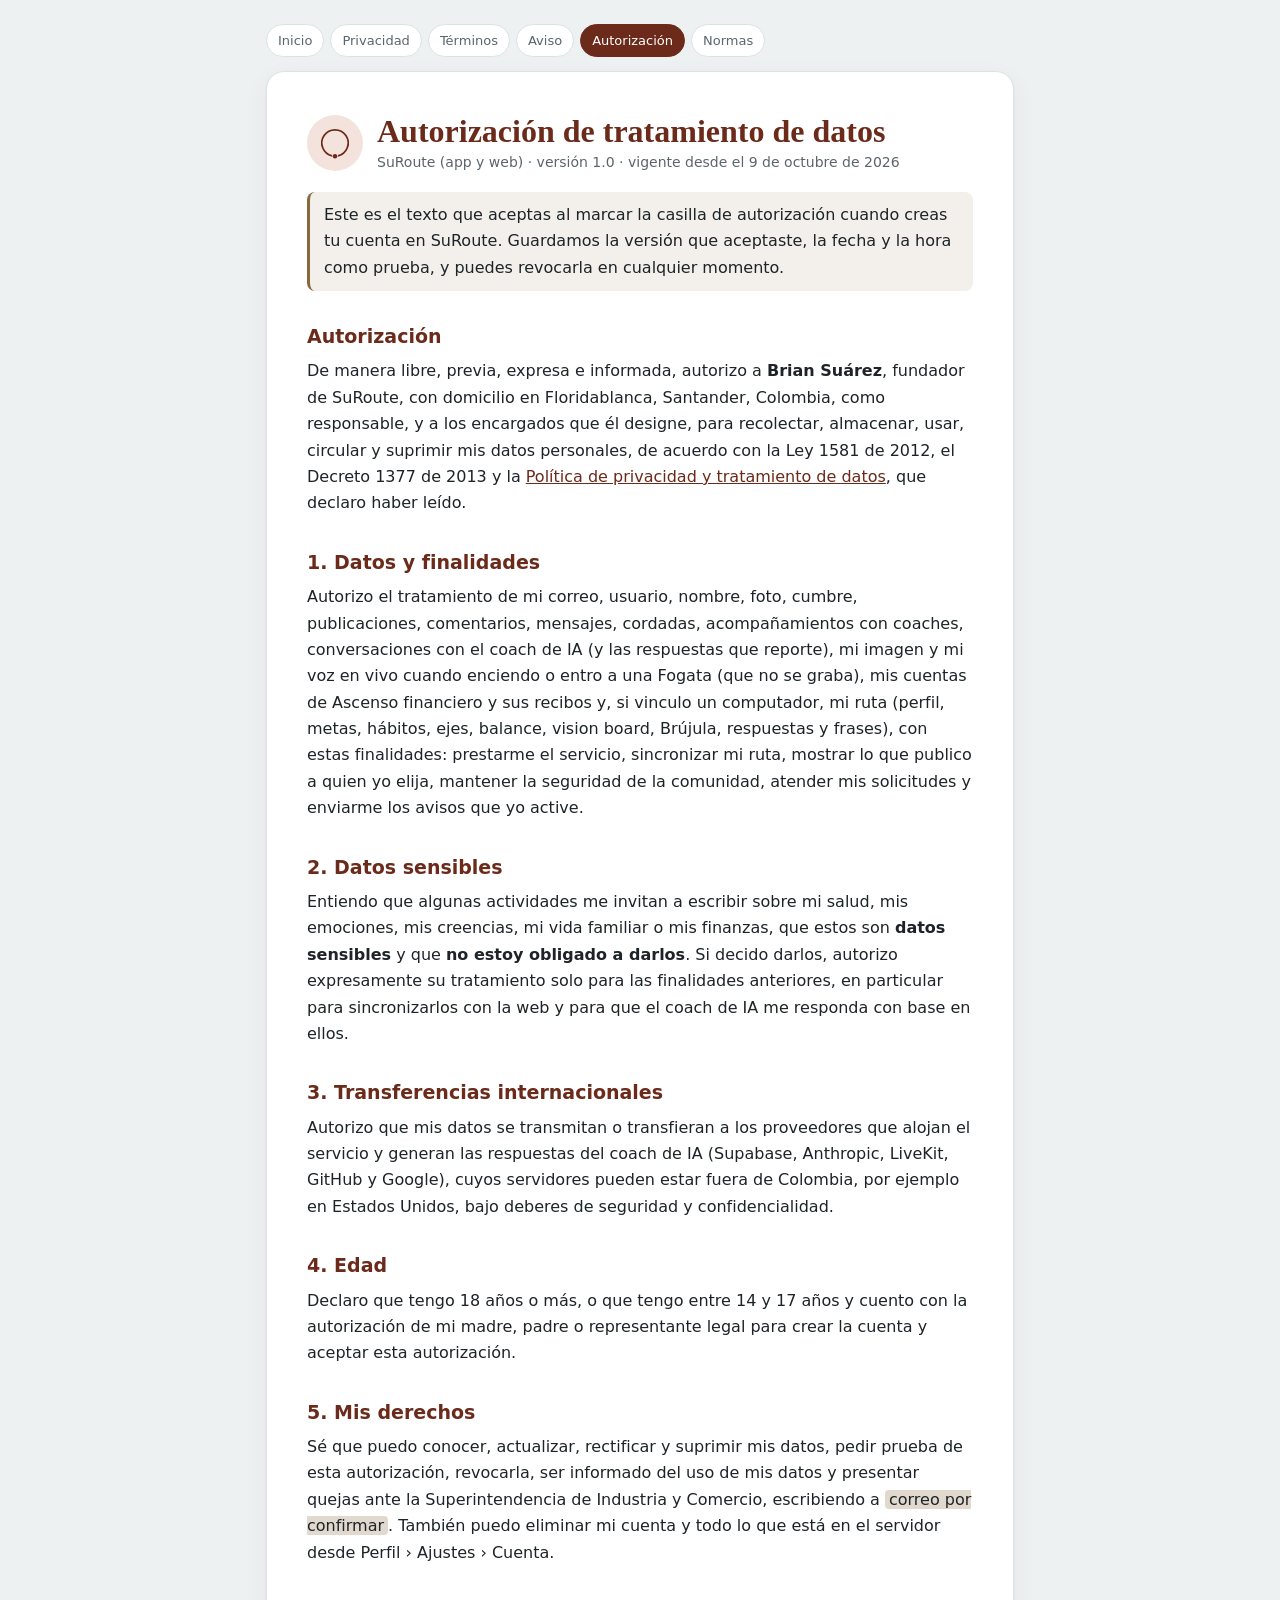
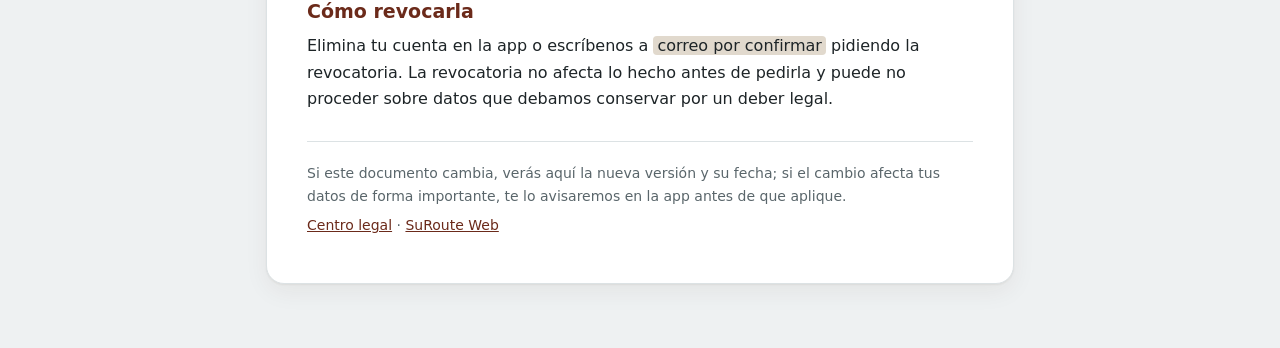
<file: autorizacion.html>
<!doctype html>
<html lang="es">
<head>
<meta charset="utf-8">
<meta name="viewport" content="width=device-width, initial-scale=1">
<title>Autorización de tratamiento de datos · SuRoute</title>
<meta name="description" content="El texto que aceptas al crear tu cuenta, incluidos los datos sensibles y las transferencias internacionales.">
<link rel="icon" href="iconos/favicon.svg?v=9" type="image/svg+xml">
<link rel="alternate icon" href="iconos/favicon.png?v=9" type="image/png">
<link rel="stylesheet" href="legal.css">
</head>
<body>
<main>
<nav class="docs" aria-label="Documentos legales">
  <a href="legal.html">Inicio</a>
  <a href="privacidad.html">Privacidad</a>
  <a href="terminos.html">Términos</a>
  <a href="aviso-privacidad.html">Aviso</a>
  <a href="autorizacion.html" aria-current="page">Autorización</a>
  <a href="normas.html">Normas</a>
</nav>
<div class="hoja">
  <header><img src="iconos/simbolo.svg" alt="Símbolo de SuRoute"><div><h1>Autorización de tratamiento de datos</h1><div class="suave">SuRoute (app y web) · versión 1.0 · vigente desde el 9 de octubre de 2026</div></div></header>

  <p class="caja">Este es el texto que aceptas al marcar la casilla de autorización cuando creas tu cuenta en SuRoute. Guardamos la versión que aceptaste, la fecha y la hora como prueba, y puedes revocarla en cualquier momento.</p>

  <h2>Autorización</h2>
  <p>De manera libre, previa, expresa e informada, autorizo a <b>Brian Suárez</b>, fundador de SuRoute, con domicilio en Floridablanca, Santander, Colombia, como responsable, y a los encargados que él designe, para recolectar, almacenar, usar, circular y suprimir mis datos personales, de acuerdo con la Ley 1581 de 2012, el Decreto 1377 de 2013 y la <a href="privacidad.html">Política de privacidad y tratamiento de datos</a>, que declaro haber leído.</p>

  <h2>1. Datos y finalidades</h2>
  <p>Autorizo el tratamiento de mi correo, usuario, nombre, foto, cumbre, publicaciones, comentarios, mensajes, cordadas, acompañamientos con coaches, conversaciones con el coach de IA (y las respuestas que reporte), mi imagen y mi voz en vivo cuando enciendo o entro a una Fogata (que no se graba), mis cuentas de Ascenso financiero y sus recibos y, si vinculo un computador, mi ruta (perfil, metas, hábitos, ejes, balance, vision board, Brújula, respuestas y frases), con estas finalidades: prestarme el servicio, sincronizar mi ruta, mostrar lo que publico a quien yo elija, mantener la seguridad de la comunidad, atender mis solicitudes y enviarme los avisos que yo active.</p>

  <h2>2. Datos sensibles</h2>
  <p>Entiendo que algunas actividades me invitan a escribir sobre mi salud, mis emociones, mis creencias, mi vida familiar o mis finanzas, que estos son <b>datos sensibles</b> y que <b>no estoy obligado a darlos</b>. Si decido darlos, autorizo expresamente su tratamiento solo para las finalidades anteriores, en particular para sincronizarlos con la web y para que el coach de IA me responda con base en ellos.</p>

  <h2>3. Transferencias internacionales</h2>
  <p>Autorizo que mis datos se transmitan o transfieran a los proveedores que alojan el servicio y generan las respuestas del coach de IA (Supabase, Anthropic, LiveKit, GitHub y Google), cuyos servidores pueden estar fuera de Colombia, por ejemplo en Estados Unidos, bajo deberes de seguridad y confidencialidad.</p>

  <h2>4. Edad</h2>
  <p>Declaro que tengo 18 años o más, o que tengo entre 14 y 17 años y cuento con la autorización de mi madre, padre o representante legal para crear la cuenta y aceptar esta autorización.</p>

  <h2>5. Mis derechos</h2>
  <p>Sé que puedo conocer, actualizar, rectificar y suprimir mis datos, pedir prueba de esta autorización, revocarla, ser informado del uso de mis datos y presentar quejas ante la Superintendencia de Industria y Comercio, escribiendo a <span class="pendiente">correo por confirmar</span>. También puedo eliminar mi cuenta y todo lo que está en el servidor desde Perfil › Ajustes › Cuenta.</p>

  <h2>Cómo revocarla</h2>
  <p>Elimina tu cuenta en la app o escríbenos a <span class="pendiente">correo por confirmar</span> pidiendo la revocatoria. La revocatoria no afecta lo hecho antes de pedirla y puede no proceder sobre datos que debamos conservar por un deber legal.</p>

  <footer class="suave">
    <p>Si este documento cambia, verás aquí la nueva versión y su fecha; si el cambio afecta tus datos de forma importante, te lo avisaremos en la app antes de que aplique.</p>
    <p><a href="legal.html">Centro legal</a> · <a href="./">SuRoute Web</a></p>
  </footer>
</div>
</main>
</body>
</html>
</file>
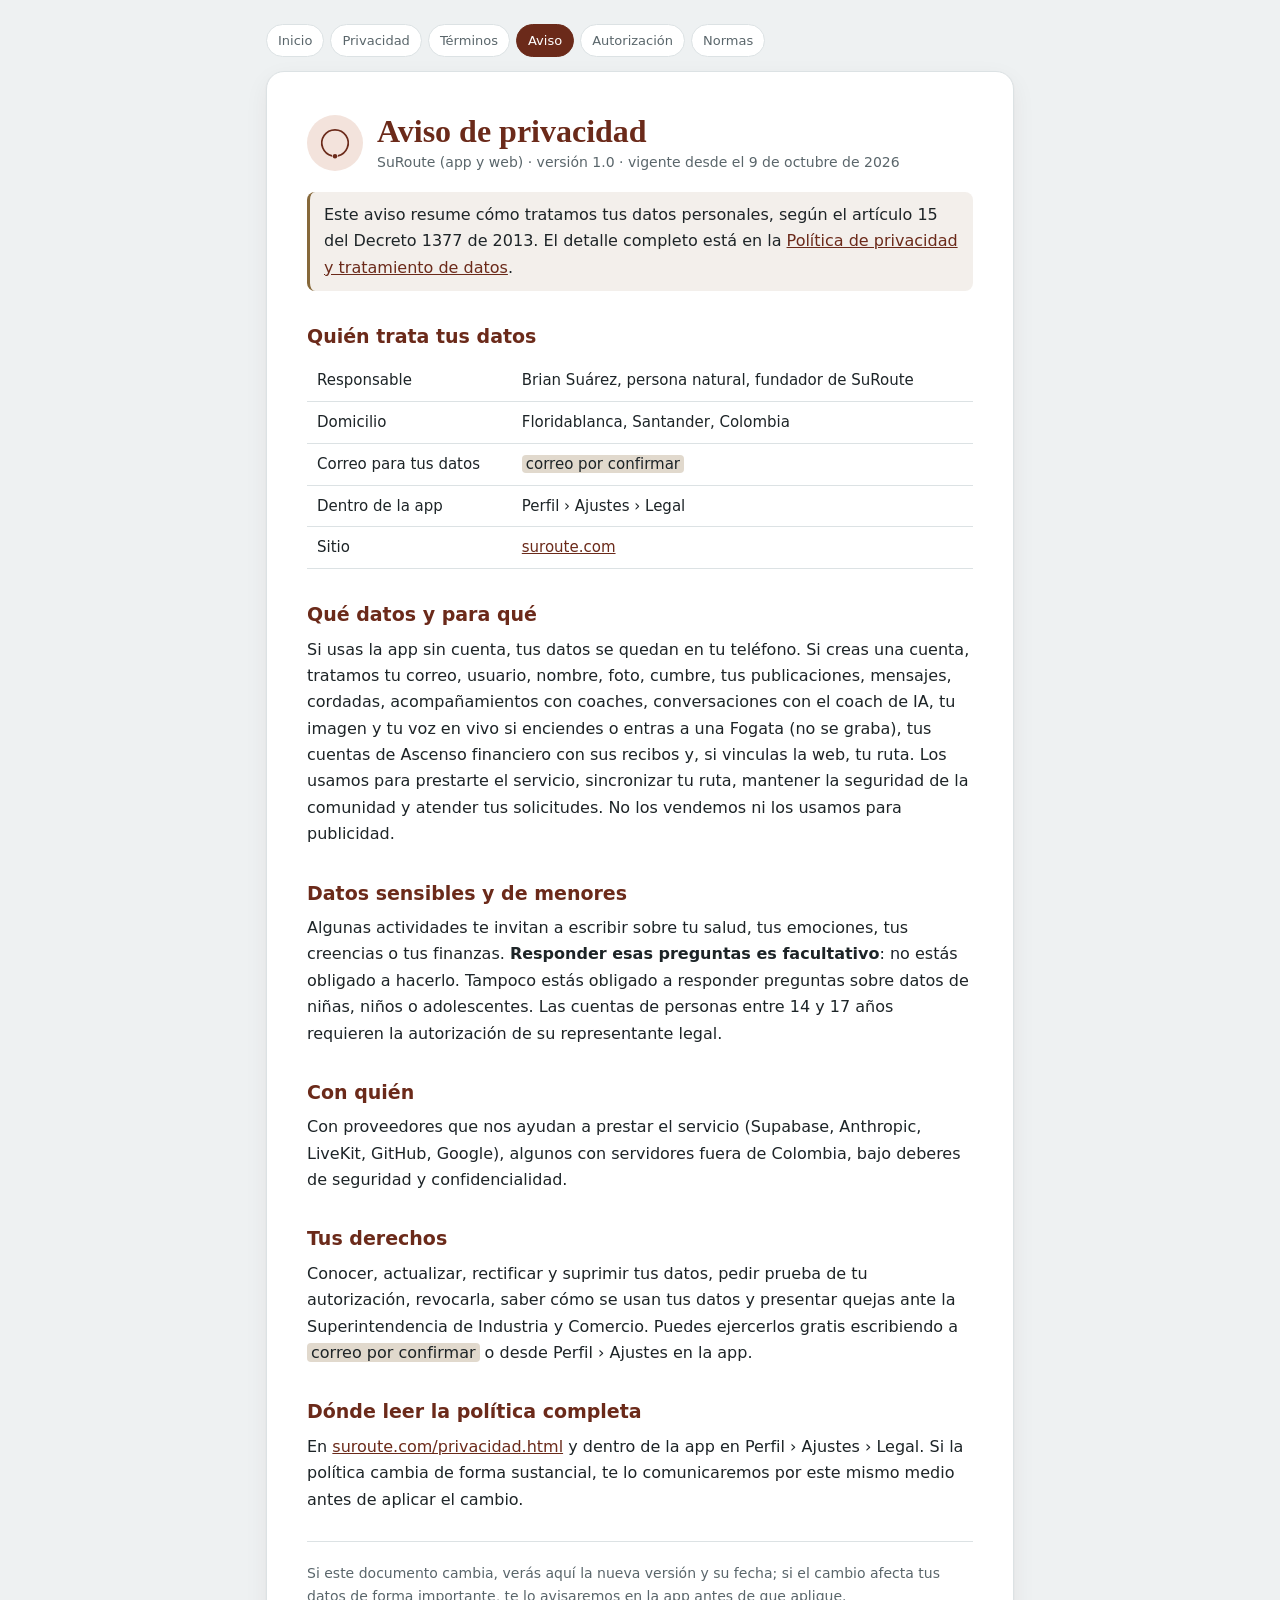
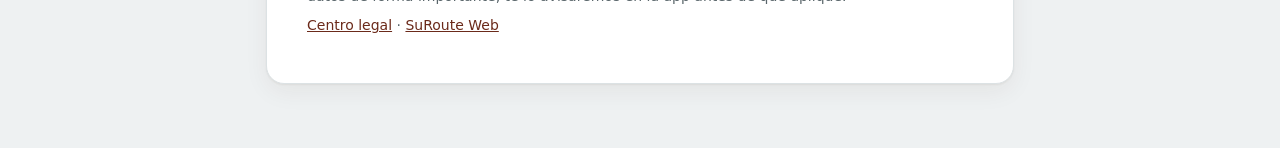
<file: aviso-privacidad.html>
<!doctype html>
<html lang="es">
<head>
<meta charset="utf-8">
<meta name="viewport" content="width=device-width, initial-scale=1">
<title>Aviso de privacidad · SuRoute</title>
<meta name="description" content="Resumen corto del tratamiento de tus datos personales (Decreto 1377 de 2013).">
<link rel="icon" href="iconos/favicon.svg?v=9" type="image/svg+xml">
<link rel="alternate icon" href="iconos/favicon.png?v=9" type="image/png">
<link rel="stylesheet" href="legal.css">
</head>
<body>
<main>
<nav class="docs" aria-label="Documentos legales">
  <a href="legal.html">Inicio</a>
  <a href="privacidad.html">Privacidad</a>
  <a href="terminos.html">Términos</a>
  <a href="aviso-privacidad.html" aria-current="page">Aviso</a>
  <a href="autorizacion.html">Autorización</a>
  <a href="normas.html">Normas</a>
</nav>
<div class="hoja">
  <header><img src="iconos/simbolo.svg" alt="Símbolo de SuRoute"><div><h1>Aviso de privacidad</h1><div class="suave">SuRoute (app y web) · versión 1.0 · vigente desde el 9 de octubre de 2026</div></div></header>

  <p class="caja">Este aviso resume cómo tratamos tus datos personales, según el artículo 15 del Decreto 1377 de 2013. El detalle completo está en la <a href="privacidad.html">Política de privacidad y tratamiento de datos</a>.</p>

  <h2>Quién trata tus datos</h2>
  
<table class="resp">
  <tbody>
    <tr><td>Responsable</td><td>Brian Suárez, persona natural, fundador de SuRoute</td></tr>
    <tr><td>Domicilio</td><td>Floridablanca, Santander, Colombia</td></tr>
    <tr><td>Correo para tus datos</td><td><span class="pendiente">correo por confirmar</span></td></tr>
    <tr><td>Dentro de la app</td><td>Perfil › Ajustes › Legal</td></tr>
    <tr><td>Sitio</td><td><a href="https://suroute.com/">suroute.com</a></td></tr>
  </tbody>
</table>

  <h2>Qué datos y para qué</h2>
  <p>Si usas la app sin cuenta, tus datos se quedan en tu teléfono. Si creas una cuenta, tratamos tu correo, usuario, nombre, foto, cumbre, tus publicaciones, mensajes, cordadas, acompañamientos con coaches, conversaciones con el coach de IA, tu imagen y tu voz en vivo si enciendes o entras a una Fogata (no se graba), tus cuentas de Ascenso financiero con sus recibos y, si vinculas la web, tu ruta. Los usamos para prestarte el servicio, sincronizar tu ruta, mantener la seguridad de la comunidad y atender tus solicitudes. No los vendemos ni los usamos para publicidad.</p>

  <h2>Datos sensibles y de menores</h2>
  <p>Algunas actividades te invitan a escribir sobre tu salud, tus emociones, tus creencias o tus finanzas. <b>Responder esas preguntas es facultativo</b>: no estás obligado a hacerlo. Tampoco estás obligado a responder preguntas sobre datos de niñas, niños o adolescentes. Las cuentas de personas entre 14 y 17 años requieren la autorización de su representante legal.</p>

  <h2>Con quién</h2>
  <p>Con proveedores que nos ayudan a prestar el servicio (Supabase, Anthropic, LiveKit, GitHub, Google), algunos con servidores fuera de Colombia, bajo deberes de seguridad y confidencialidad.</p>

  <h2>Tus derechos</h2>
  <p>Conocer, actualizar, rectificar y suprimir tus datos, pedir prueba de tu autorización, revocarla, saber cómo se usan tus datos y presentar quejas ante la Superintendencia de Industria y Comercio. Puedes ejercerlos gratis escribiendo a <span class="pendiente">correo por confirmar</span> o desde Perfil › Ajustes en la app.</p>

  <h2>Dónde leer la política completa</h2>
  <p>En <a href="privacidad.html">suroute.com/privacidad.html</a> y dentro de la app en Perfil › Ajustes › Legal. Si la política cambia de forma sustancial, te lo comunicaremos por este mismo medio antes de aplicar el cambio.</p>

  <footer class="suave">
    <p>Si este documento cambia, verás aquí la nueva versión y su fecha; si el cambio afecta tus datos de forma importante, te lo avisaremos en la app antes de que aplique.</p>
    <p><a href="legal.html">Centro legal</a> · <a href="./">SuRoute Web</a></p>
  </footer>
</div>
</main>
</body>
</html>
</file>
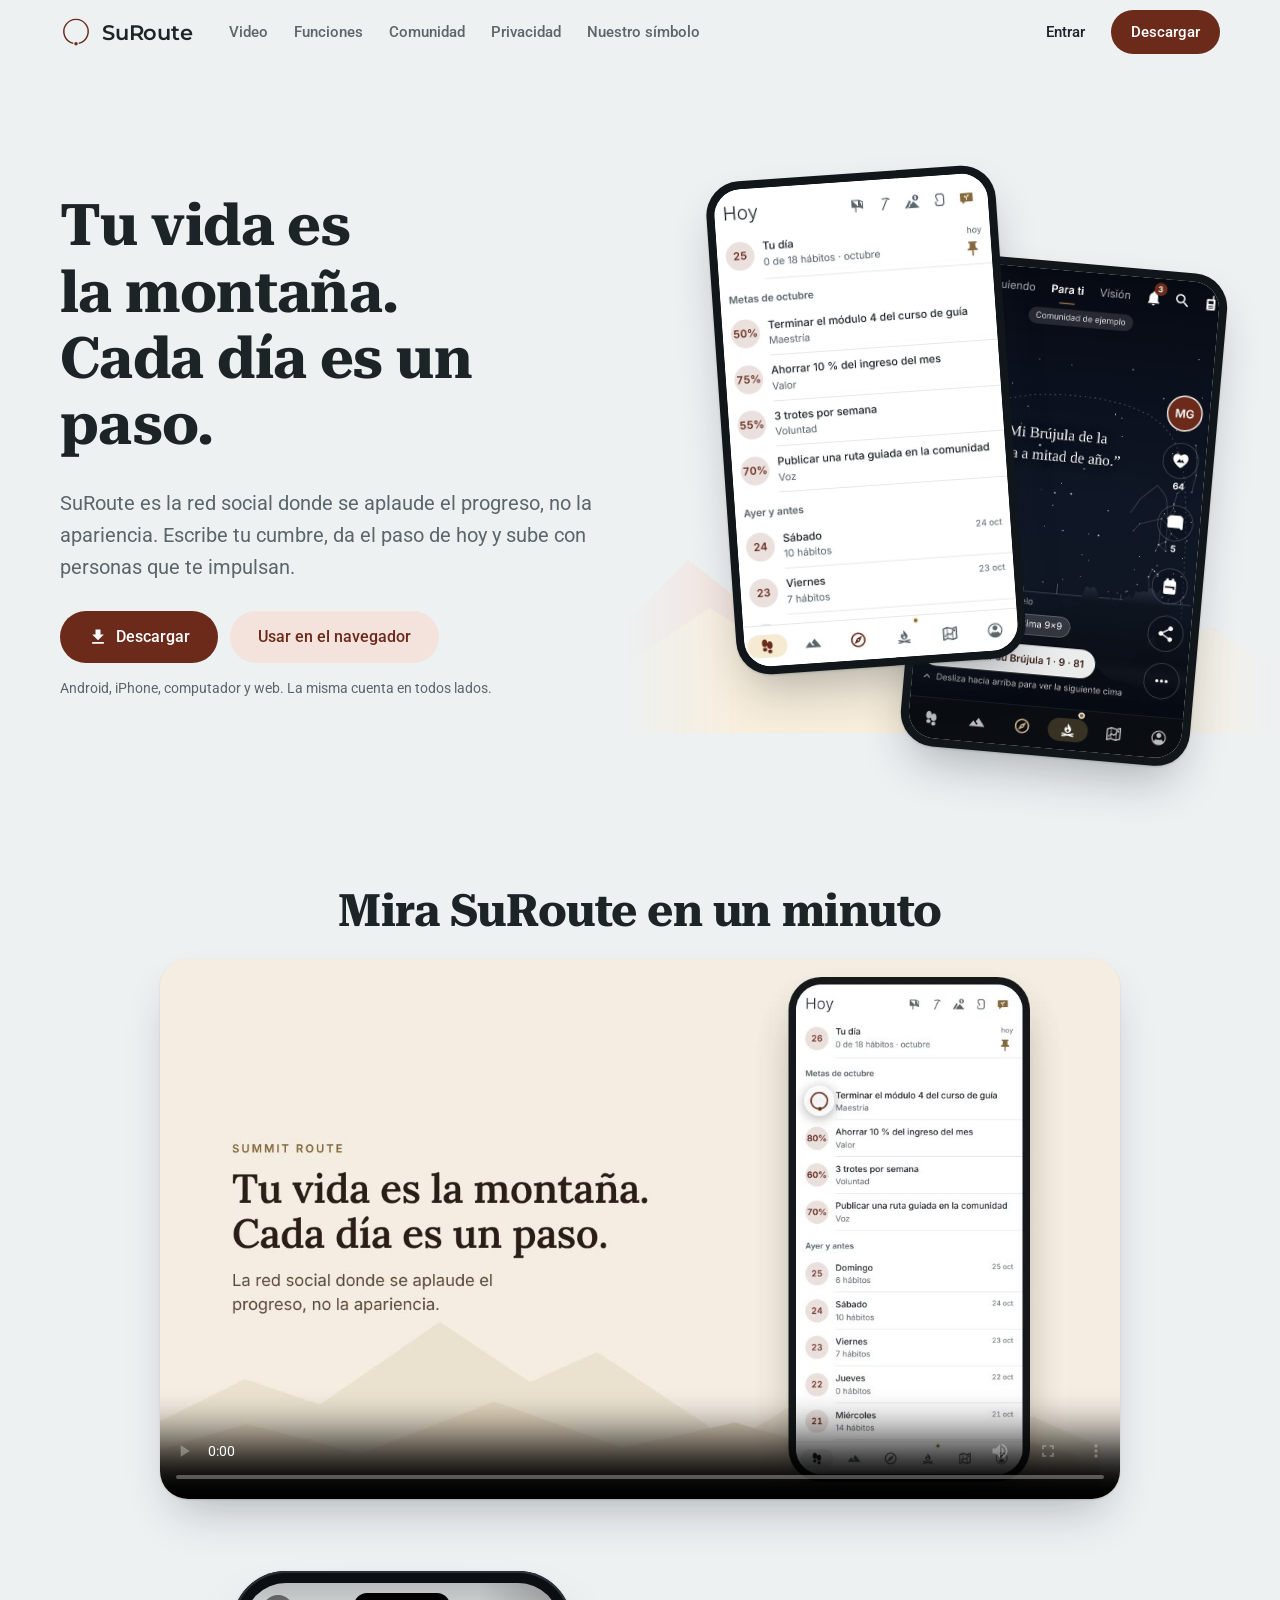
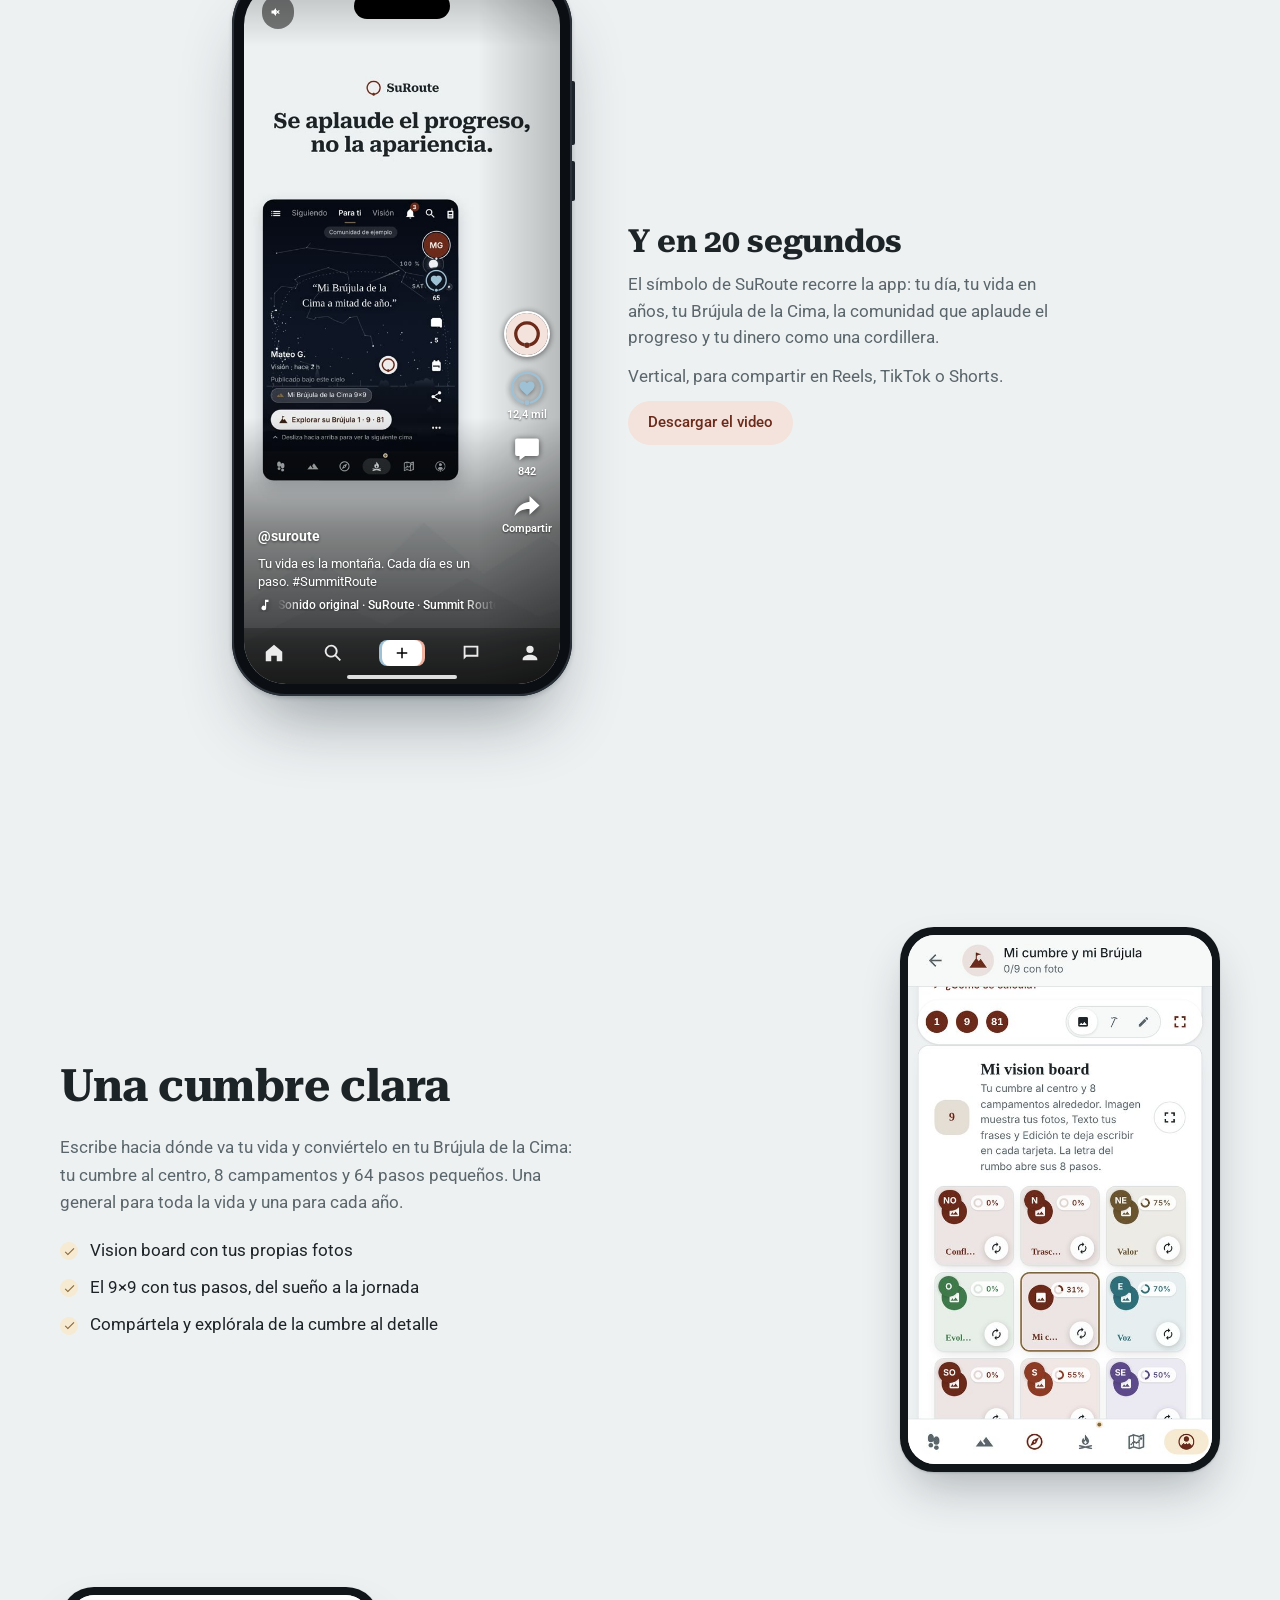
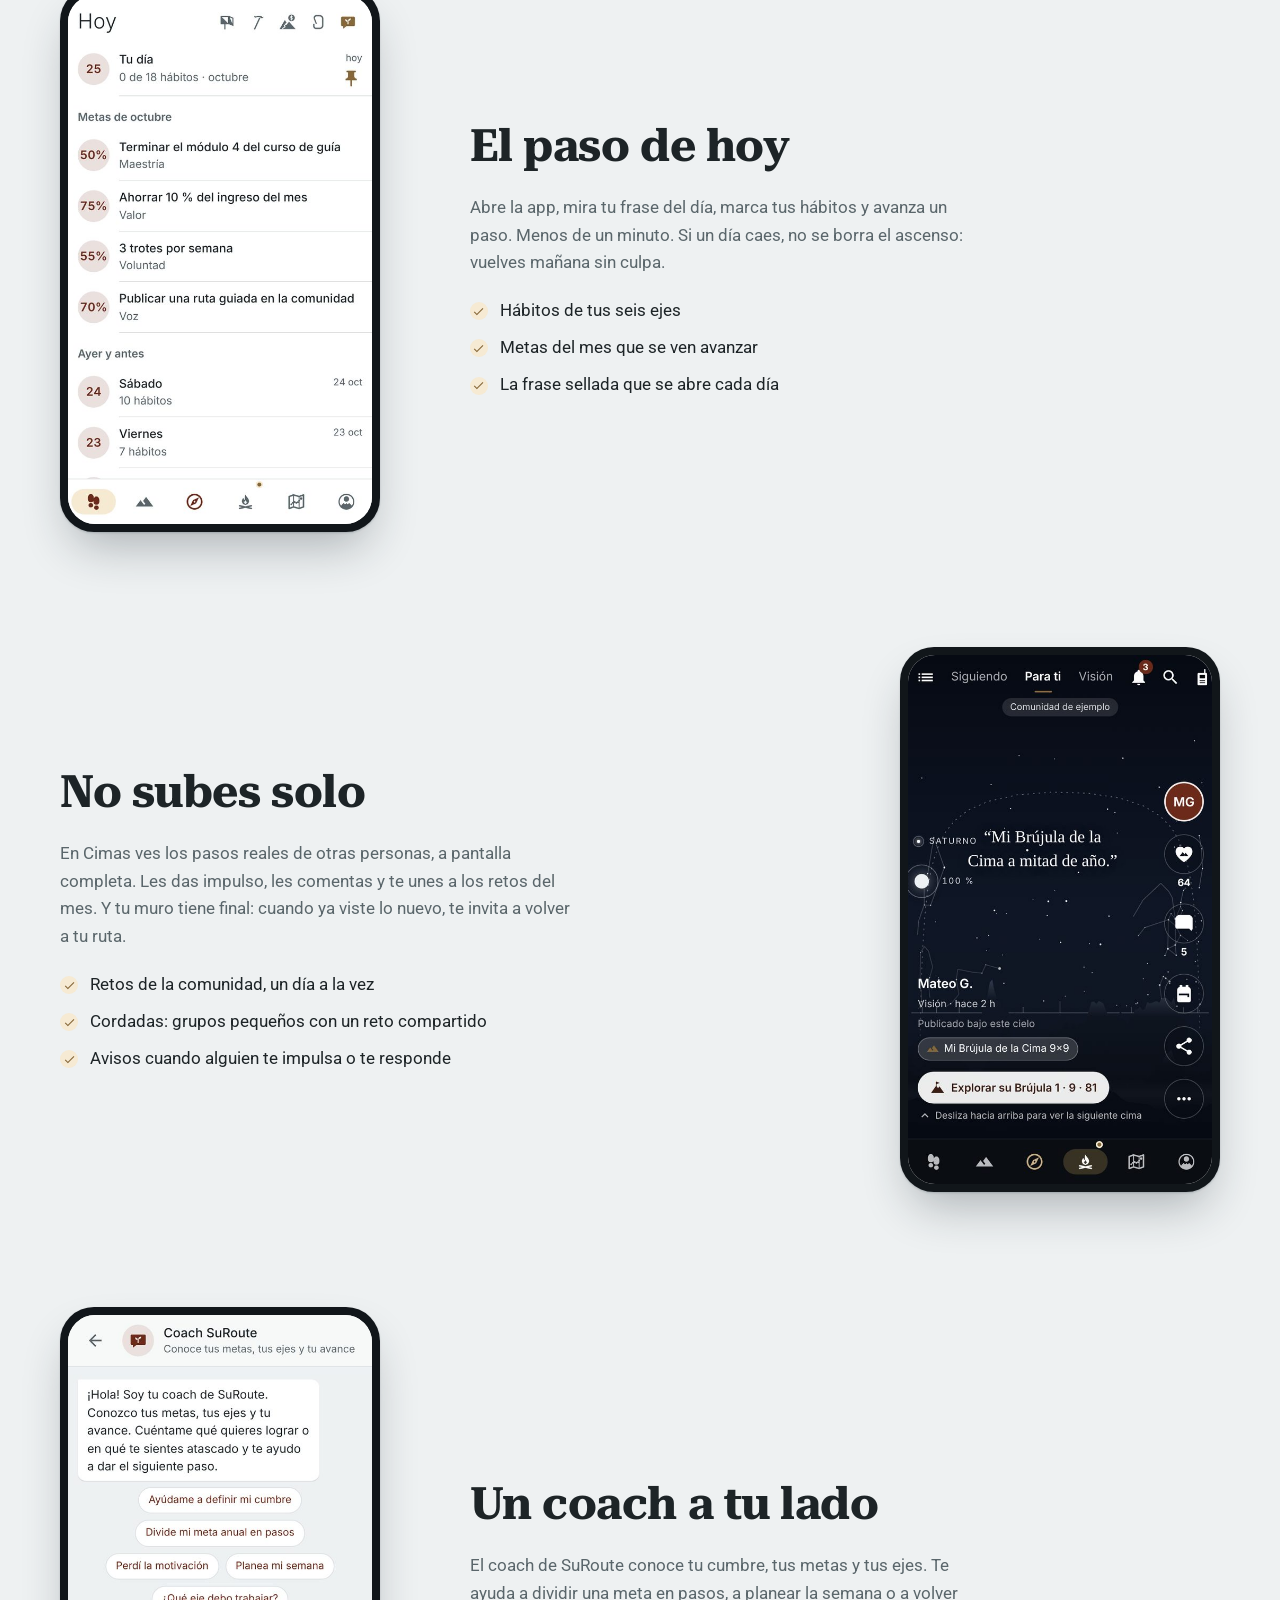
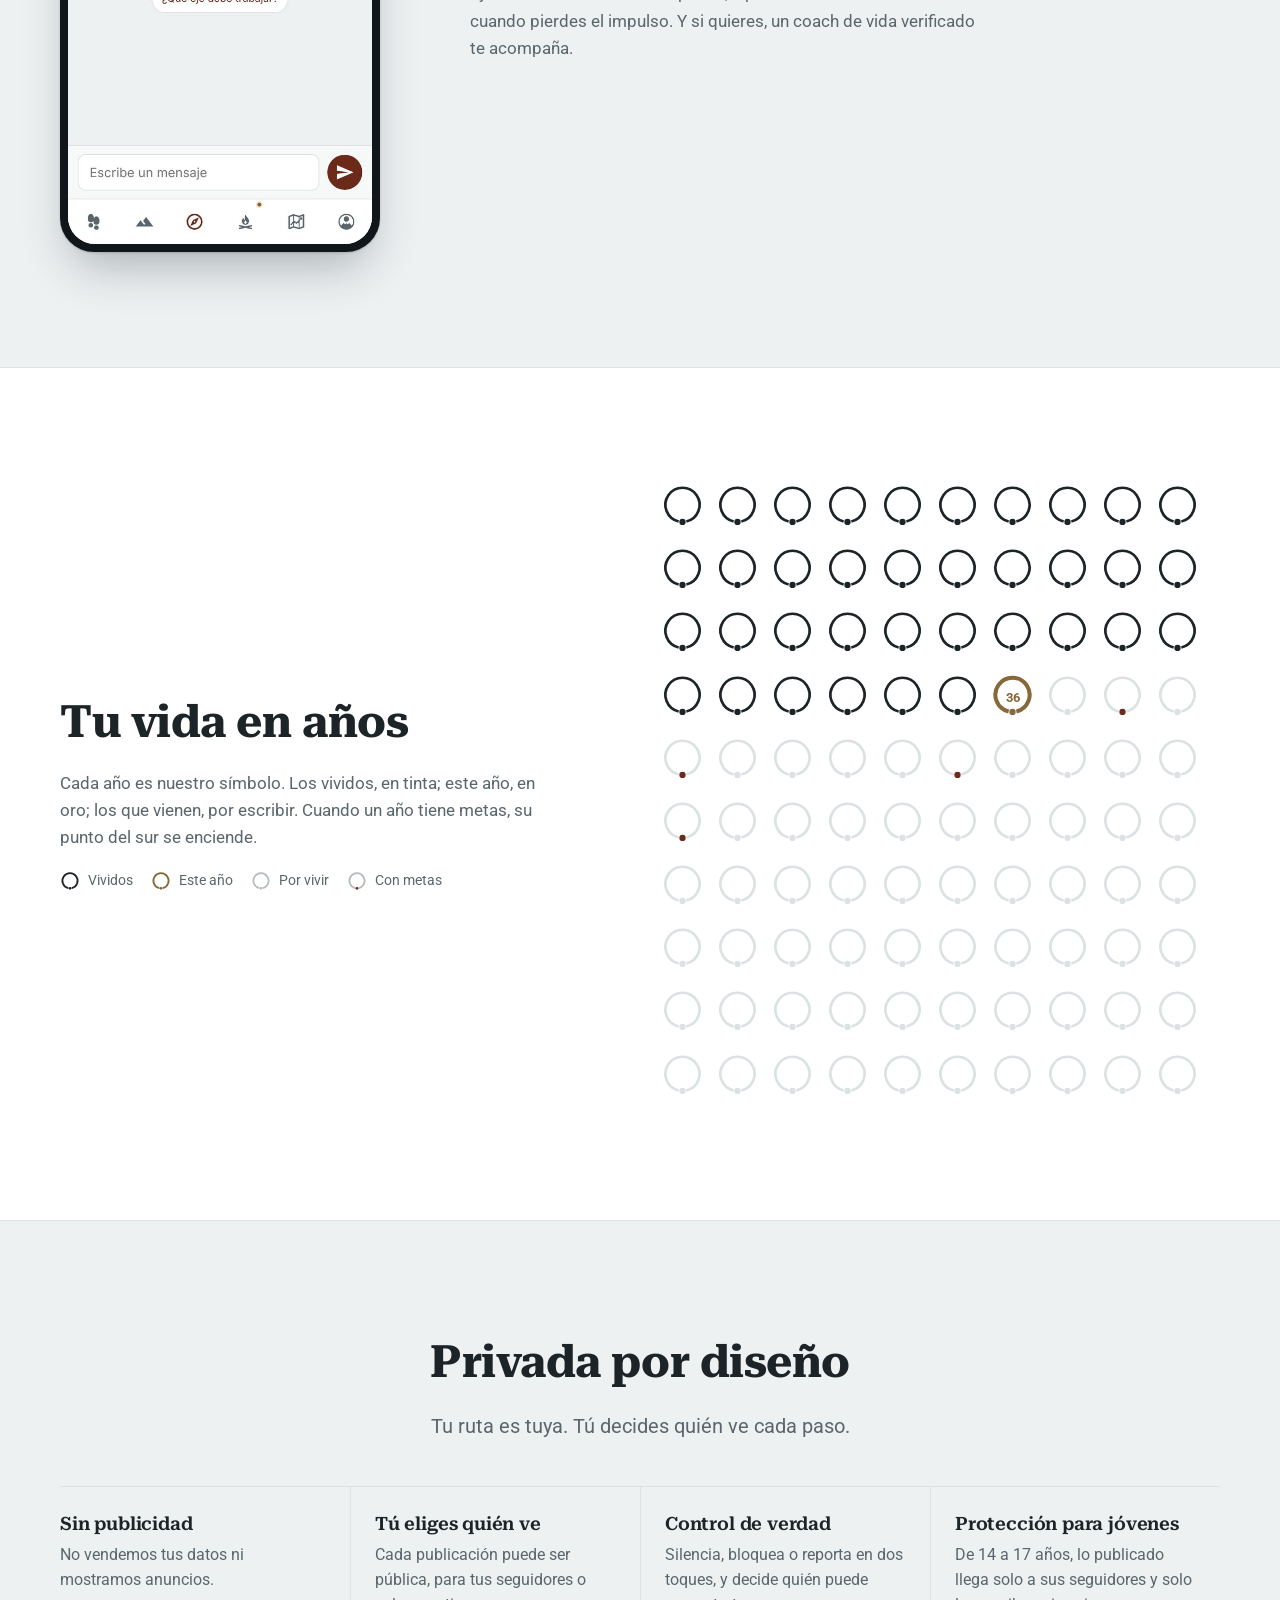
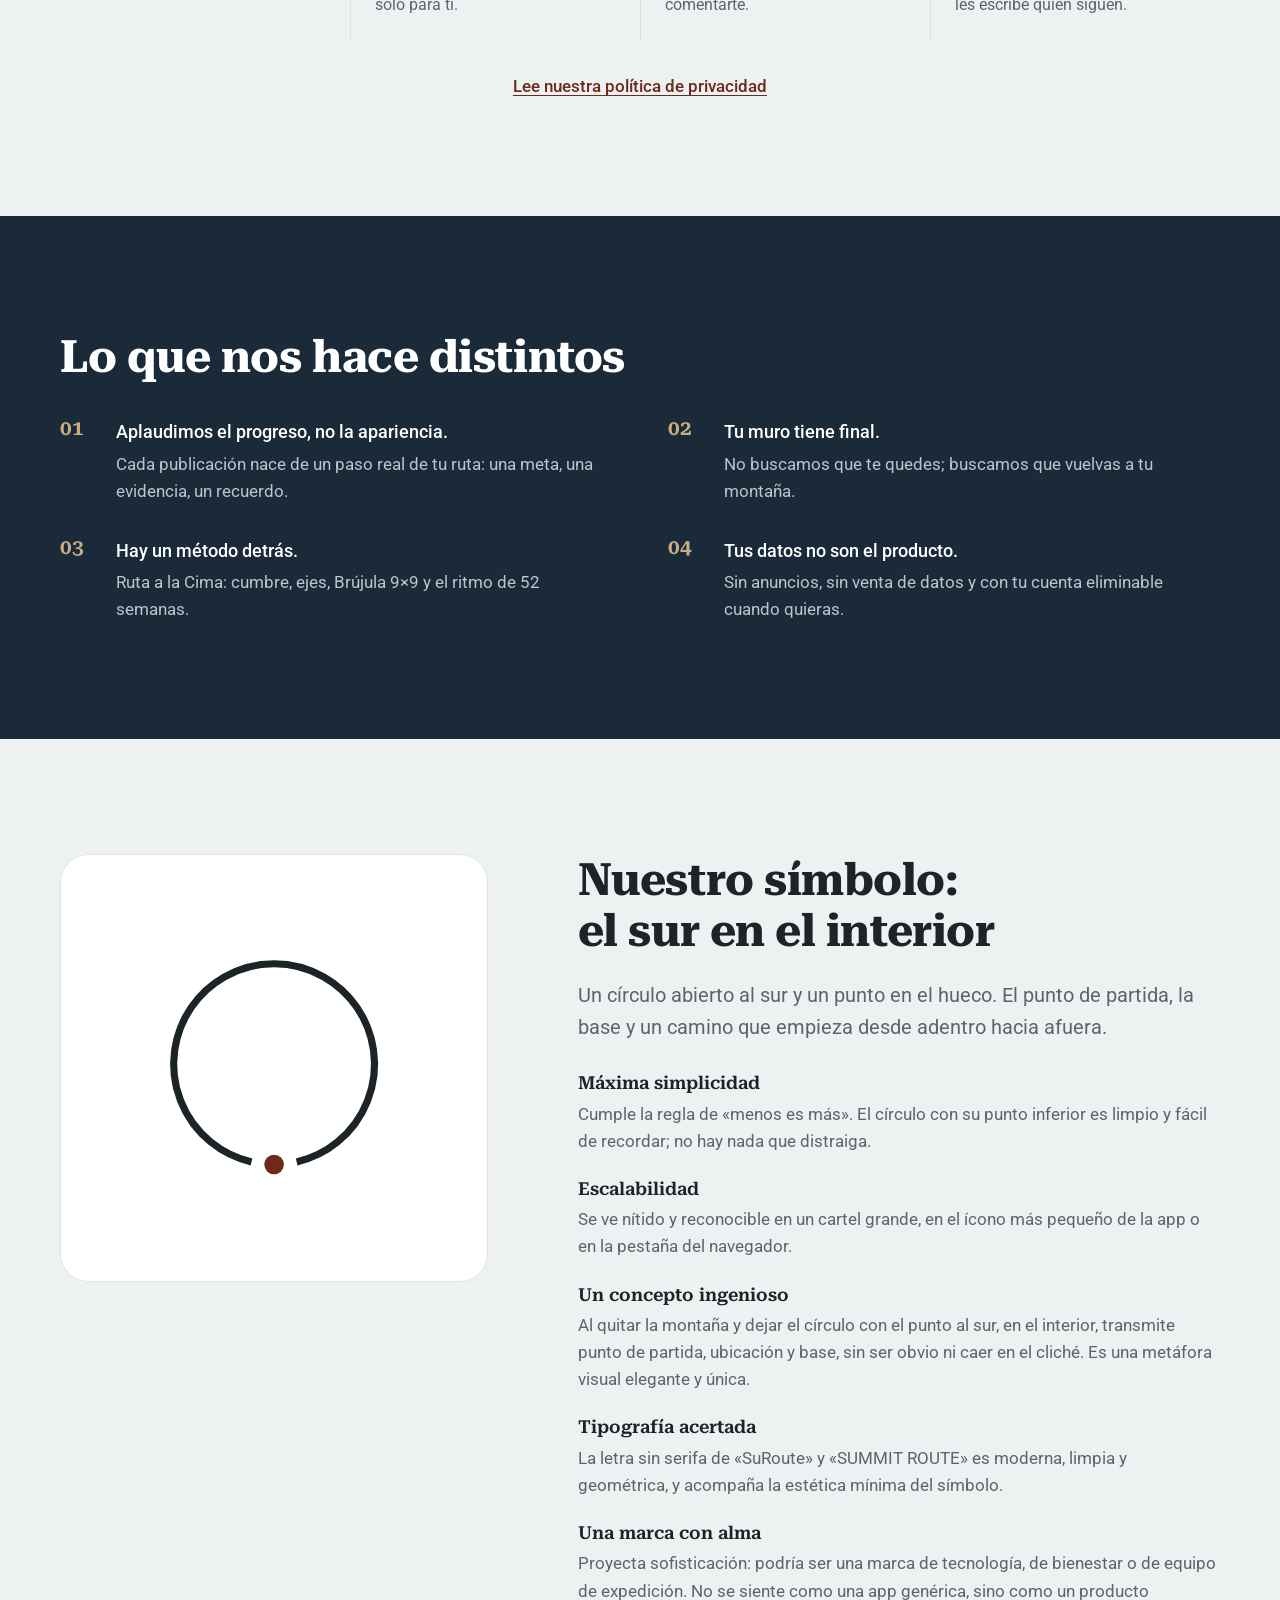
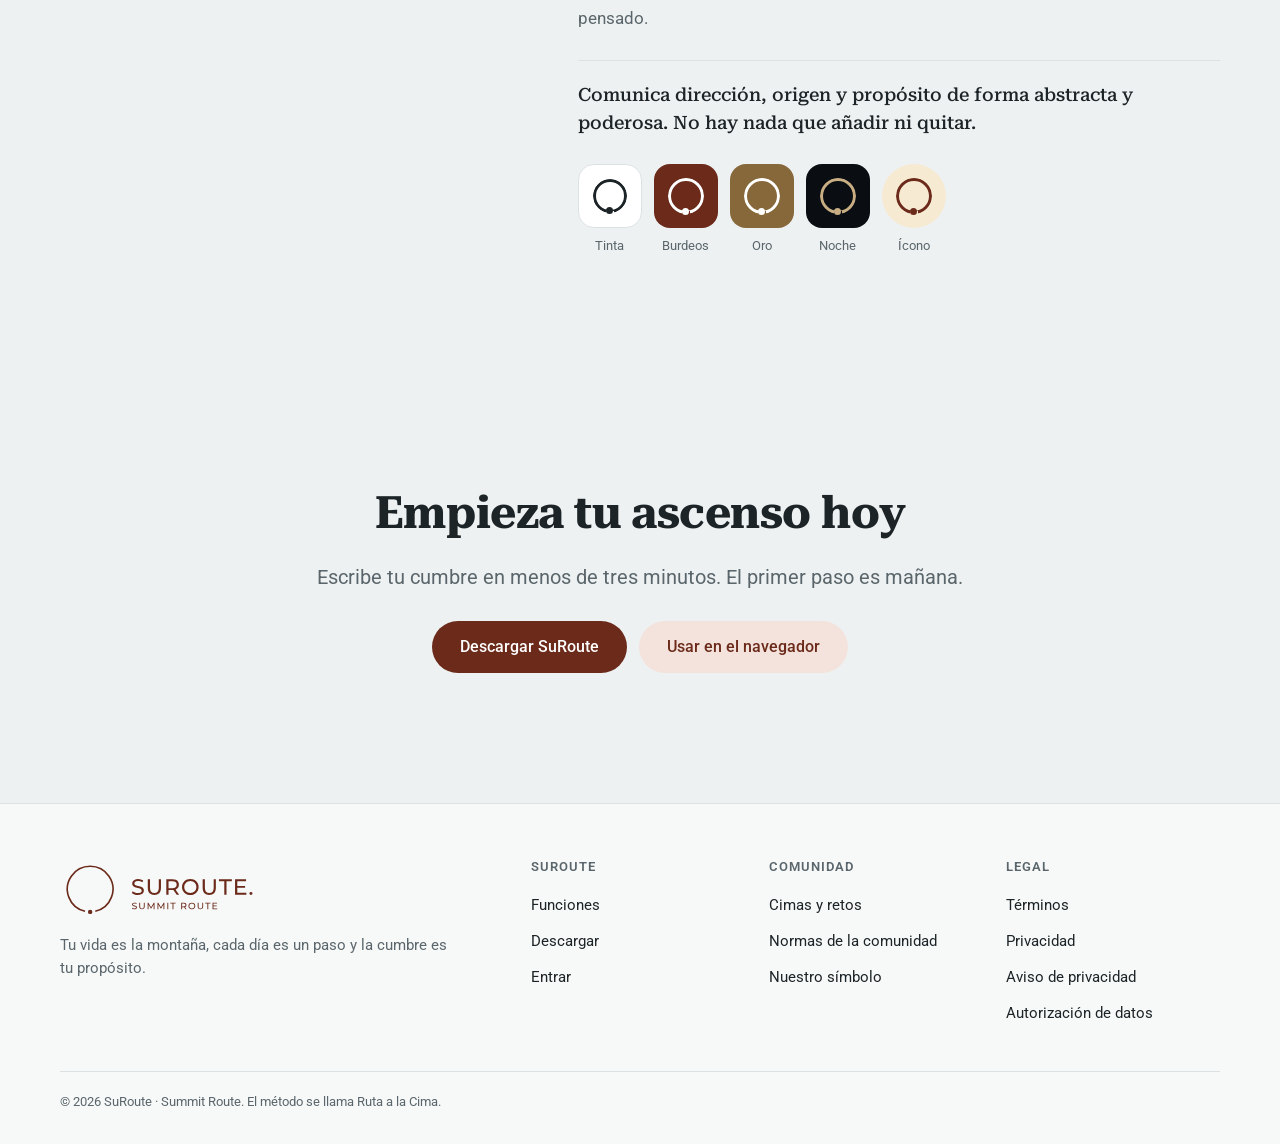
<file: conoce.html>
<!doctype html>
<html lang="es">
<head>
<meta charset="utf-8">
<meta name="viewport" content="width=device-width, initial-scale=1, viewport-fit=cover">
<meta name="color-scheme" content="light dark">
<title>SuRoute · Summit Route</title>
<meta name="description" content="SuRoute es la red social donde se aplaude el progreso: tu cumbre, el paso de hoy, una comunidad que sube contigo y un coach a tu lado. Sin publicidad y sin vender tus datos.">
<meta property="og:type" content="website">
<meta property="og:site_name" content="SuRoute">
<meta property="og:title" content="SuRoute · Tu vida es la montaña">
<meta property="og:description" content="La red social donde se aplaude el progreso. Tu cumbre, el paso de hoy y una comunidad que sube contigo.">
<meta property="og:url" content="https://suroute.com/conoce.html">
<meta property="og:image" content="https://suroute.com/iconos/compartir.png?v=8">
<meta name="twitter:card" content="summary_large_image">
<link rel="icon" href="iconos/favicon.svg?v=9" type="image/svg+xml">
<link rel="alternate icon" href="iconos/favicon.png?v=9" type="image/png">
<link rel="apple-touch-icon" href="iconos/apple-touch-icon.png?v=8">
<link rel="manifest" href="manifest.webmanifest">
<meta name="theme-color" media="(prefers-color-scheme: light)" content="#EEF1F2">
<meta name="theme-color" media="(prefers-color-scheme: dark)" content="#0A0E12">
<link rel="preconnect" href="https://fonts.googleapis.com">
<link rel="preconnect" href="https://fonts.gstatic.com" crossorigin>
<link rel="stylesheet" href="https://fonts.googleapis.com/css2?family=Roboto+Serif:opsz,wght@8..144,500;8..144,600;8..144,700&family=Roboto:wght@400;500;700&family=Montserrat:wght@500;600&display=swap">
<link rel="stylesheet" href="conoce.css">
</head>
<body>
<a class="saltar" href="#contenido">Saltar al contenido</a>

<header class="barra" id="barra">
  <a class="marca" href="#inicio" aria-label="SuRoute, inicio">
    <svg class="isotipo" viewBox="0 0 100 100" aria-hidden="true"><path d="M41.45 85.53A38 38 0 1 1 58.55 85.53" fill="none" stroke="currentColor" stroke-width="4.6"/><circle cx="50" cy="86.5" r="5.4" fill="currentColor"/></svg>
    <span>SuRoute</span>
  </a>
  <nav class="nav" aria-label="Secciones">
    <a href="#video">Video</a><a href="#funciones">Funciones</a><a href="#comunidad">Comunidad</a><a href="#privacidad">Privacidad</a><a href="#simbolo">Nuestro símbolo</a>
  </nav>
  <div class="barra-acciones">
    <a class="btn texto" href="./">Entrar</a>
    <a class="btn lleno" href="descargar.html">Descargar</a>
  </div>
</header>

<main id="contenido">
  <!-- Portada -->
  <section class="portada" id="inicio">
    <div class="portada-texto">
      <h1>Tu vida es la montaña.<br>Cada día es un paso.</h1>
      <p class="lead">SuRoute es la red social donde se aplaude el progreso, no la apariencia. Escribe tu cumbre, da el paso de hoy y sube con personas que te impulsan.</p>
      <div class="acciones">
        <a class="btn lleno grande" href="descargar.html"><svg viewBox="0 0 24 24" aria-hidden="true"><path d="M19 9h-4V3H9v6H5l7 7 7-7zM5 18v2h14v-2H5z"/></svg>Descargar</a>
        <a class="btn tonal grande" href="./">Usar en el navegador</a>
      </div>
      <p class="nota">Android, iPhone, computador y web. La misma cuenta en todos lados.</p>
    </div>
    <div class="portada-visual" aria-hidden="true">
      <svg class="cordillera" viewBox="0 0 1200 360" preserveAspectRatio="none"><path d="M0 360V250l120-70 90 40 150-130 110 90 70-40 180 150 120-90 140 110 110-60 110 70v130z"/><path class="lejos" d="M0 360V290l160-60 140 50 170-90 160 80 140-40 160 70 150-50 120 40v110z"/></svg>
      <figure class="telefono t-uno"><img src="presentacion/hoy.jpg" alt="" width="585" height="996" loading="eager"></figure>
      <figure class="telefono t-dos"><img src="presentacion/cimas.jpg" alt="" width="585" height="996" loading="eager"></figure>
    </div>
  </section>

  <!-- Video -->
  <section class="video" id="video" aria-labelledby="video-t">
    <h2 id="video-t">Mira SuRoute en un minuto</h2>
    <video controls playsinline preload="metadata" poster="video/suroute_portada.jpg?v=4" width="1280" height="720">
      <source src="video/suroute_presentacion.mp4?v=7" type="video/mp4">
      Tu navegador no puede reproducir el video. <a href="video/suroute_presentacion.mp4?v=7">Descárgalo aquí</a>.
    </video>
    <div class="video-corto">
      <figure class="cel" aria-label="Video de 20 segundos de SuRoute en un teléfono">
        <div class="cel-pantalla">
          <video id="videoCorto" autoplay muted loop playsinline preload="metadata" poster="video/suroute_lanzamiento_cel.jpg?v=1" width="540" height="1200">
            <source src="video/suroute_lanzamiento_cel.mp4?v=1" type="video/mp4">
          </video>
          <div class="cel-isla" aria-hidden="true"></div>
          <div class="cel-ui" aria-hidden="true">
            <div class="cel-acciones">
              <span class="cel-av"><svg viewBox="0 0 100 100"><circle cx="50" cy="50" r="50" fill="#F3E3DC"/><g transform="translate(50 50) scale(.7) translate(-50 -48.5)"><path d="M41.45 85.53A38 38 0 1 1 58.55 85.53" fill="none" stroke="#6B2A1A" stroke-width="11"/><circle cx="50" cy="86.5" r="9.5" fill="#6B2A1A"/></g></svg></span>
              <span><svg viewBox="0 0 48 48" class="cel-imp"><path d="M19.08 42.35A19 19 0 1 1 28.92 42.35" fill="none" stroke="currentColor" stroke-width="2.8" stroke-linecap="round"/><circle cx="24" cy="42.6" r="3" fill="currentColor"/><g transform="translate(12.5 12.8) scale(.96)"><path d="M12 21.35l-1.45-1.32C5.4 15.36 2 12.28 2 8.5 2 5.42 4.42 3 7.5 3c1.74 0 3.41.81 4.5 2.09C13.09 3.81 14.76 3 16.5 3 19.58 3 22 5.42 22 8.5c0 3.78-3.4 6.86-8.55 11.54L12 21.35z" fill="currentColor"/></g></svg><small>12,4 mil</small></span>
              <span><svg viewBox="0 0 24 24"><path d="M4 3.5h16A1.5 1.5 0 0 1 21.5 5v11A1.5 1.5 0 0 1 20 17.5h-9.5L6 21v-3.5H4A1.5 1.5 0 0 1 2.5 16V5A1.5 1.5 0 0 1 4 3.5Z"/></svg><small>842</small></span>
              <span><svg viewBox="0 0 24 24"><path d="M14 4l8 7.5-8 7.5v-4.6c-5.6 0-9.3 1.8-12 5.6 1.1-5.4 4.4-10.4 12-11.4Z"/></svg><small>Compartir</small></span>
            </div>
            <div class="cel-pie"><b>@suroute</b><p>Tu vida es la montaña. Cada día es un paso. #SummitRoute</p>
              <span class="cel-musica"><svg viewBox="0 0 24 24"><path d="M12 3v10.6A4 4 0 1 0 14 17V7h4V3z"/></svg><span><i>Sonido original · SuRoute · Summit Route · Sonido original · SuRoute ·</i></span></span></div>
          </div>
          <nav class="cel-nav" aria-hidden="true">
            <svg viewBox="0 0 24 24"><path d="M12 3 3 10.5V21h6v-6h6v6h6V10.5z"/></svg>
            <svg viewBox="0 0 24 24"><path d="M10 3a7 7 0 0 1 5.6 11.2l5.1 5.1-1.4 1.4-5.1-5.1A7 7 0 1 1 10 3zm0 2a5 5 0 1 0 0 10 5 5 0 0 0 0-10z"/></svg>
            <span class="mas"><svg viewBox="0 0 24 24"><path d="M11 5h2v6h6v2h-6v6h-2v-6H5v-2h6z"/></svg></span>
            <svg viewBox="0 0 24 24"><path d="M4 4h16v12H7l-3 3zm2 2v8.2L6.2 14H18V6z"/></svg>
            <svg viewBox="0 0 24 24"><path d="M12 12a4 4 0 1 0 0-8 4 4 0 0 0 0 8zm0 2c-4 0-8 2-8 5v1h16v-1c0-3-4-5-8-5z"/></svg>
          </nav>
          <button class="cel-sonido" id="celSonido" type="button" aria-label="Activar el sonido"><svg viewBox="0 0 24 24" aria-hidden="true"><path d="M3 9v6h4l5 5V4L7 9H3zm13.6 3 2.7-2.7-1.4-1.4-2.7 2.7-2.7-2.7-1.4 1.4 2.7 2.7-2.7 2.7 1.4 1.4 2.7-2.7 2.7 2.7 1.4-1.4z"/></svg><span>Sonido</span></button>
        </div>
      </figure>
      <div class="video-corto-texto"><h3>Y en 20 segundos</h3>
        <p>El símbolo de SuRoute recorre la app: tu día, tu vida en años, tu Brújula de la Cima, la comunidad que aplaude el progreso y tu dinero como una cordillera.</p>
        <p class="suave">Vertical, para compartir en Reels, TikTok o Shorts.</p>
        <a class="btn tonal" href="video/suroute_lanzamiento.mp4?v=2" download>Descargar el video</a></div>
    </div>
  </section>

  <!-- Funciones -->
  <section class="bloque" id="funciones">
    <div class="bloque-texto">
      <h2>Una cumbre clara</h2>
      <p>Escribe hacia dónde va tu vida y conviértelo en tu Brújula de la Cima: tu cumbre al centro, 8 campamentos y 64 pasos pequeños. Una general para toda la vida y una para cada año.</p>
      <ul class="lista-check"><li>Vision board con tus propias fotos</li><li>El 9×9 con tus pasos, del sueño a la jornada</li><li>Compártela y explórala de la cumbre al detalle</li></ul>
    </div>
    <figure class="telefono"><img src="presentacion/brujula.jpg" alt="La Brújula de la Cima en SuRoute: la cumbre al centro y 8 campamentos" width="585" height="996" loading="lazy"></figure>
  </section>

  <section class="bloque invertido">
    <div class="bloque-texto">
      <h2>El paso de hoy</h2>
      <p>Abre la app, mira tu frase del día, marca tus hábitos y avanza un paso. Menos de un minuto. Si un día caes, no se borra el ascenso: vuelves mañana sin culpa.</p>
      <ul class="lista-check"><li>Hábitos de tus seis ejes</li><li>Metas del mes que se ven avanzar</li><li>La frase sellada que se abre cada día</li></ul>
    </div>
    <figure class="telefono"><img src="presentacion/hoy.jpg" alt="La pantalla Hoy de SuRoute con el día y las metas del mes" width="585" height="996" loading="lazy"></figure>
  </section>

  <section class="bloque" id="comunidad">
    <div class="bloque-texto">
      <h2>No subes solo</h2>
      <p>En Cimas ves los pasos reales de otras personas, a pantalla completa. Les das impulso, les comentas y te unes a los retos del mes. Y tu muro tiene final: cuando ya viste lo nuevo, te invita a volver a tu ruta.</p>
      <ul class="lista-check"><li>Retos de la comunidad, un día a la vez</li><li>Cordadas: grupos pequeños con un reto compartido</li><li>Avisos cuando alguien te impulsa o te responde</li></ul>
    </div>
    <figure class="telefono oscuro"><img src="presentacion/cimas.jpg" alt="Cimas: publicaciones de la comunidad a pantalla completa" width="585" height="996" loading="lazy"></figure>
  </section>

  <section class="bloque invertido">
    <div class="bloque-texto">
      <h2>Un coach a tu lado</h2>
      <p>El coach de SuRoute conoce tu cumbre, tus metas y tus ejes. Te ayuda a dividir una meta en pasos, a planear la semana o a volver cuando pierdes el impulso. Y si quieres, un coach de vida verificado te acompaña.</p>
    </div>
    <figure class="telefono"><img src="presentacion/coach.jpg" alt="El coach de SuRoute con sugerencias para empezar" width="585" height="996" loading="lazy"></figure>
  </section>

  <!-- Tu vida en años -->
  <section class="vida" aria-labelledby="vida-t">
    <div class="vida-texto">
      <h2 id="vida-t">Tu vida en años</h2>
      <p>Cada año es nuestro símbolo. Los vividos, en tinta; este año, en oro; los que vienen, por escribir. Cuando un año tiene metas, su punto del sur se enciende.</p>
      <div class="vida-ley" aria-hidden="true">
        <span><i class="m vivido"></i>Vividos</span><span><i class="m actual"></i>Este año</span><span><i class="m futuro"></i>Por vivir</span><span><i class="m futuro meta"></i>Con metas</span>
      </div>
    </div>
    <div class="vida-grilla" id="vidaGrilla" role="img" aria-label="Ejemplo: 100 años, 36 vividos, este año en oro y algunos años futuros con metas"></div>
  </section>

  <!-- Privacidad -->
  <section class="privada" id="privacidad">
    <h2>Privada por diseño</h2>
    <p class="lead">Tu ruta es tuya. Tú decides quién ve cada paso.</p>
    <div class="privada-grilla">
      <div><h3>Sin publicidad</h3><p>No vendemos tus datos ni mostramos anuncios.</p></div>
      <div><h3>Tú eliges quién ve</h3><p>Cada publicación puede ser pública, para tus seguidores o solo para ti.</p></div>
      <div><h3>Control de verdad</h3><p>Silencia, bloquea o reporta en dos toques, y decide quién puede comentarte.</p></div>
      <div><h3>Protección para jóvenes</h3><p>De 14 a 17 años, lo publicado llega solo a sus seguidores y solo les escribe quien siguen.</p></div>
    </div>
    <a class="enlace" href="privacidad.html">Lee nuestra política de privacidad</a>
  </section>

  <!-- Diferencia -->
  <section class="distinto" aria-labelledby="distinto-t">
    <h2 id="distinto-t">Lo que nos hace distintos</h2>
    <ol class="distinto-lista">
      <li><b>Aplaudimos el progreso, no la apariencia.</b> Cada publicación nace de un paso real de tu ruta: una meta, una evidencia, un recuerdo.</li>
      <li><b>Tu muro tiene final.</b> No buscamos que te quedes; buscamos que vuelvas a tu montaña.</li>
      <li><b>Hay un método detrás.</b> Ruta a la Cima: cumbre, ejes, Brújula 9×9 y el ritmo de 52 semanas.</li>
      <li><b>Tus datos no son el producto.</b> Sin anuncios, sin venta de datos y con tu cuenta eliminable cuando quieras.</li>
    </ol>
  </section>

  <!-- El símbolo -->
  <section class="simbolo" id="simbolo" aria-labelledby="simbolo-t">
    <div class="simbolo-visual" aria-hidden="true">
      <svg viewBox="0 0 100 100"><path d="M41.45 85.53A38 38 0 1 1 58.55 85.53" fill="none" stroke="currentColor" stroke-width="2.7"/><circle class="sur" cx="50" cy="86.5" r="3.7"/></svg>
    </div>
    <div class="simbolo-texto">
      <h2 id="simbolo-t">Nuestro símbolo: el sur en el interior</h2>
      <p class="lead">Un círculo abierto al sur y un punto en el hueco. El punto de partida, la base y un camino que empieza desde adentro hacia afuera.</p>
      <dl class="simbolo-lista">
        <dt>Máxima simplicidad</dt>
        <dd>Cumple la regla de «menos es más». El círculo con su punto inferior es limpio y fácil de recordar; no hay nada que distraiga.</dd>
        <dt>Escalabilidad</dt>
        <dd>Se ve nítido y reconocible en un cartel grande, en el ícono más pequeño de la app o en la pestaña del navegador.</dd>
        <dt>Un concepto ingenioso</dt>
        <dd>Al quitar la montaña y dejar el círculo con el punto al sur, en el interior, transmite punto de partida, ubicación y base, sin ser obvio ni caer en el cliché. Es una metáfora visual elegante y única.</dd>
        <dt>Tipografía acertada</dt>
        <dd>La letra sin serifa de «SuRoute» y «SUMMIT ROUTE» es moderna, limpia y geométrica, y acompaña la estética mínima del símbolo.</dd>
        <dt>Una marca con alma</dt>
        <dd>Proyecta sofisticación: podría ser una marca de tecnología, de bienestar o de equipo de expedición. No se siente como una app genérica, sino como un producto pensado.</dd>
      </dl>
      <p class="simbolo-cierre">Comunica dirección, origen y propósito de forma abstracta y poderosa. No hay nada que añadir ni quitar.</p>
      <div class="simbolo-usos" aria-label="El símbolo en distintos usos">
        <span class="uso u-tinta"><i class="m"></i>Tinta</span>
        <span class="uso u-burdeos"><i class="m"></i>Burdeos</span>
        <span class="uso u-oro"><i class="m"></i>Oro</span>
        <span class="uso u-noche"><i class="m"></i>Noche</span>
        <span class="uso u-icono"><i class="m"></i>Ícono</span>
      </div>
    </div>
  </section>

  <!-- Cierre -->
  <section class="cierre">
    <h2>Empieza tu ascenso hoy</h2>
    <p class="lead">Escribe tu cumbre en menos de tres minutos. El primer paso es mañana.</p>
    <div class="acciones">
      <a class="btn lleno grande" href="descargar.html">Descargar SuRoute</a>
      <a class="btn tonal grande" href="./">Usar en el navegador</a>
    </div>
  </section>
</main>

<footer class="pie">
  <div class="pie-marca">
    <img src="iconos/logo-horizontal-tinta.svg" alt="SuRoute · Summit Route" width="196" height="60" class="logo-claro">
    <p>Tu vida es la montaña, cada día es un paso y la cumbre es tu propósito.</p>
  </div>
  <nav class="pie-cols" aria-label="Enlaces">
    <div><h3>SuRoute</h3><a href="#funciones">Funciones</a><a href="descargar.html">Descargar</a><a href="./">Entrar</a></div>
    <div><h3>Comunidad</h3><a href="#comunidad">Cimas y retos</a><a href="normas.html">Normas de la comunidad</a><a href="#simbolo">Nuestro símbolo</a></div>
    <div><h3>Legal</h3><a href="terminos.html">Términos</a><a href="privacidad.html">Privacidad</a><a href="aviso-privacidad.html">Aviso de privacidad</a><a href="autorizacion.html">Autorización de datos</a></div>
  </nav>
  <p class="pie-legal">© 2026 SuRoute · Summit Route. El método se llama Ruta a la Cima.</p>
</footer>

<script>
/* Tu vida en años: 100 símbolos de ejemplo (36 vividos, este año en oro y algunos años con metas) */
(() => {
  const g = document.getElementById("vidaGrilla"); if (!g) return;
  const edad = 36, metas = new Set([38, 40, 45, 50]), svg = '<svg viewBox="0 0 100 100"><path d="M41.45 85.53A38 38 0 1 1 58.55 85.53"/><circle cx="50" cy="86.5" r="7"/></svg>';
  let h = "";
  for (let i = 0; i < 100; i++) h += `<span class="m ${i < edad ? "vivido" : i === edad ? "actual" : "futuro"}${metas.has(i) ? " meta" : ""}">${svg}${i === edad ? `<b>${i}</b>` : ""}</span>`;
  g.innerHTML = h;
  document.querySelectorAll(".vida-ley .m").forEach(m => m.innerHTML = svg);
})();
/* Barra con fondo al bajar y apariciones suaves al entrar en pantalla */
(() => {
  const b = document.getElementById("barra");
  const f = () => b.classList.toggle("con-fondo", scrollY > 8); f(); addEventListener("scroll", f, { passive: true });
  if (matchMedia("(prefers-reduced-motion: reduce)").matches || !("IntersectionObserver" in window)) return;
  const io = new IntersectionObserver(es => es.forEach(e => { if (e.isIntersecting) { e.target.classList.add("visto"); io.unobserve(e.target); } }), { rootMargin: "0px 0px -10% 0px" });
  document.querySelectorAll(".bloque, .vida, .privada, .distinto, .simbolo, .cierre").forEach(el => { el.classList.add("aparece"); io.observe(el); });
})();
</script>
<script>
(function () {
  var v = document.getElementById("videoCorto"), b = document.getElementById("celSonido");
  if (!v || !b) return;
  var poner = function () { b.classList.toggle("activo", !v.muted); b.setAttribute("aria-label", v.muted ? "Activar el sonido" : "Silenciar");
    b.innerHTML = v.muted ? '<svg viewBox="0 0 24 24" aria-hidden="true"><path d="M3 9v6h4l5 5V4L7 9H3zm13.6 3 2.7-2.7-1.4-1.4-2.7 2.7-2.7-2.7-1.4 1.4 2.7 2.7-2.7 2.7 1.4 1.4 2.7-2.7 2.7 2.7 1.4-1.4z"/></svg><span>Sonido</span>'
      : '<svg viewBox="0 0 24 24" aria-hidden="true"><path d="M3 9v6h4l5 5V4L7 9H3zm13.5 3A4.5 4.5 0 0 0 14 8v8a4.5 4.5 0 0 0 2.5-4zM14 3.2v2.1a7 7 0 0 1 0 13.4v2.1A9 9 0 0 0 14 3.2z"/></svg>'; };
  b.addEventListener("click", function () { v.muted = !v.muted; if (!v.muted) { v.currentTime = 0; v.play(); } poner(); });
  v.addEventListener("click", function () { if (v.paused) v.play(); else v.pause(); });
  if (matchMedia("(prefers-reduced-motion: reduce)").matches) { v.removeAttribute("autoplay"); v.pause(); }
  if ("IntersectionObserver" in window) new IntersectionObserver(function (e) { e.forEach(function (x) { if (!x.isIntersecting) v.pause(); else if (!matchMedia("(prefers-reduced-motion: reduce)").matches) v.play().catch(function () {}); }); }, { threshold: .4 }).observe(v);
})();
</script>
</body>
</html>
</file>
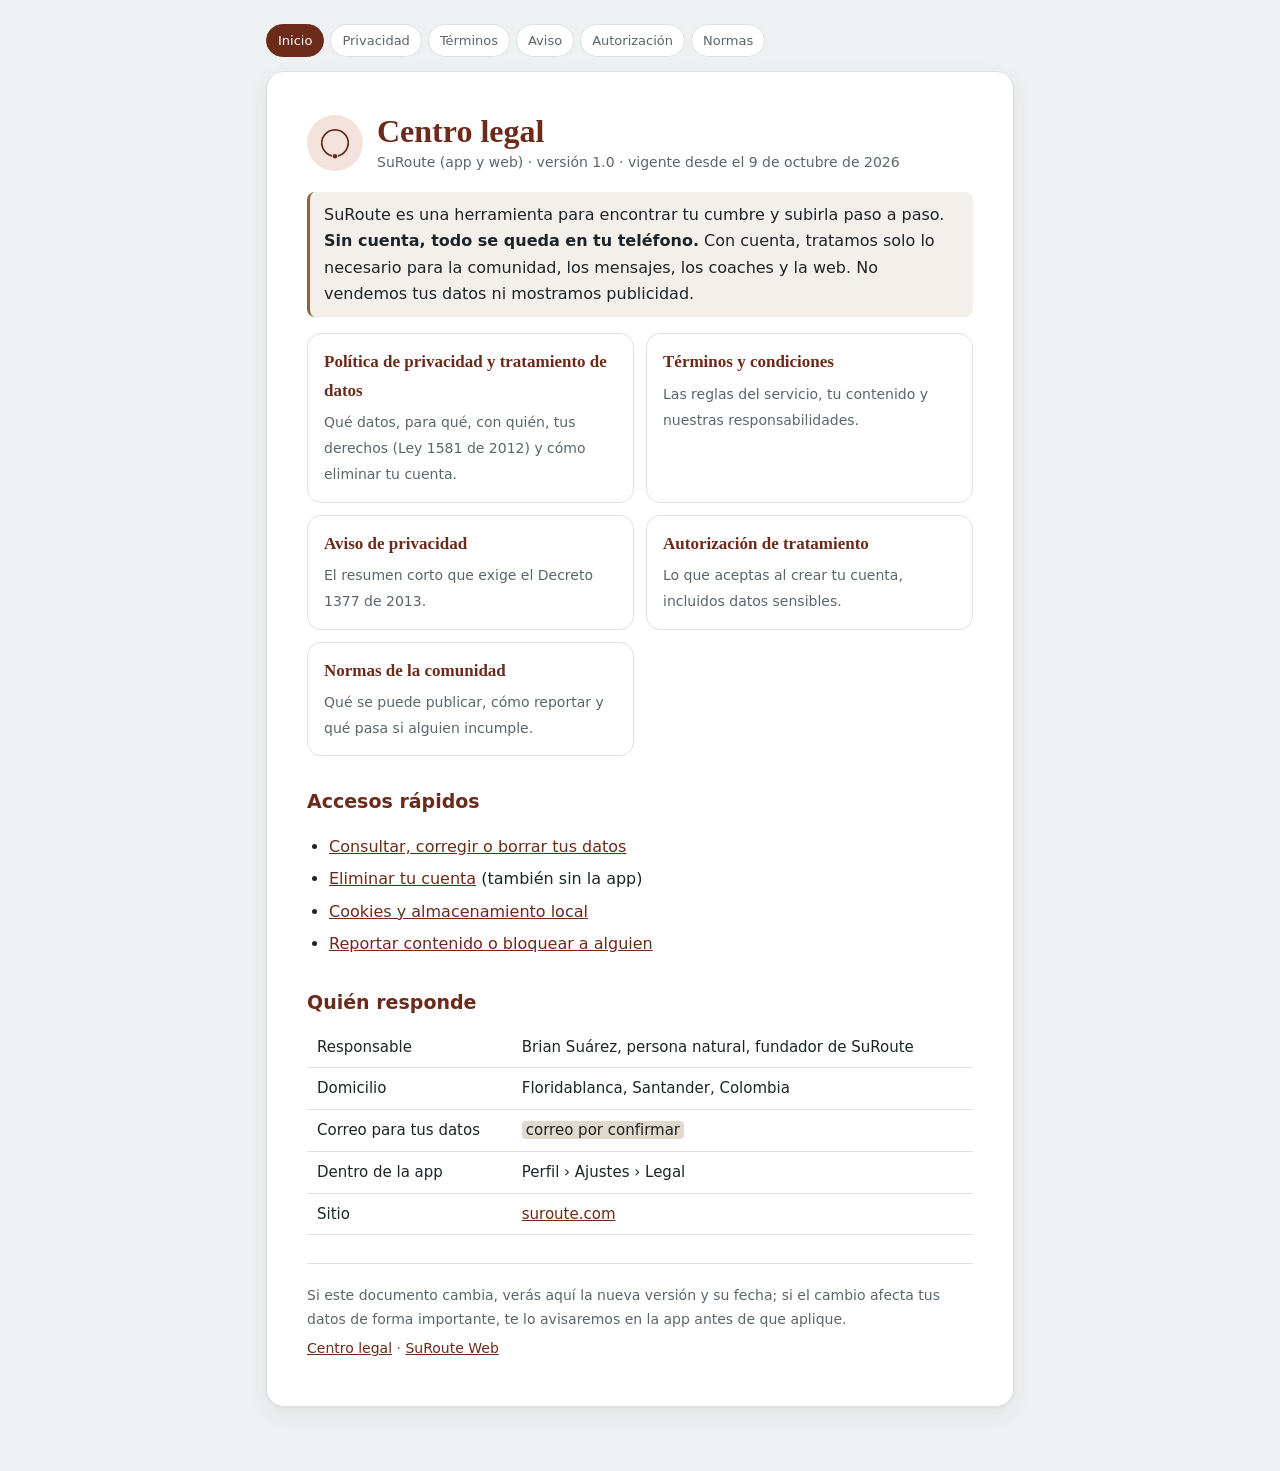
<file: legal.html>
<!doctype html>
<html lang="es">
<head>
<meta charset="utf-8">
<meta name="viewport" content="width=device-width, initial-scale=1">
<title>Centro legal · SuRoute</title>
<meta name="description" content="Todo lo que necesitas saber sobre tus datos y las reglas de SuRoute, en un solo lugar.">
<link rel="icon" href="iconos/favicon.svg?v=9" type="image/svg+xml">
<link rel="alternate icon" href="iconos/favicon.png?v=9" type="image/png">
<link rel="stylesheet" href="legal.css">
</head>
<body>
<main>
<nav class="docs" aria-label="Documentos legales">
  <a href="legal.html" aria-current="page">Inicio</a>
  <a href="privacidad.html">Privacidad</a>
  <a href="terminos.html">Términos</a>
  <a href="aviso-privacidad.html">Aviso</a>
  <a href="autorizacion.html">Autorización</a>
  <a href="normas.html">Normas</a>
</nav>
<div class="hoja">
  <header><img src="iconos/simbolo.svg" alt="Símbolo de SuRoute"><div><h1>Centro legal</h1><div class="suave">SuRoute (app y web) · versión 1.0 · vigente desde el 9 de octubre de 2026</div></div></header>

  <p class="caja">SuRoute es una herramienta para encontrar tu cumbre y subirla paso a paso. <b>Sin cuenta, todo se queda en tu teléfono.</b> Con cuenta, tratamos solo lo necesario para la comunidad, los mensajes, los coaches y la web. No vendemos tus datos ni mostramos publicidad.</p>
  <div class="tarjetas">
    <a href="privacidad.html"><b>Política de privacidad y tratamiento de datos</b><span>Qué datos, para qué, con quién, tus derechos (Ley 1581 de 2012) y cómo eliminar tu cuenta.</span></a>
    <a href="terminos.html"><b>Términos y condiciones</b><span>Las reglas del servicio, tu contenido y nuestras responsabilidades.</span></a>
    <a href="aviso-privacidad.html"><b>Aviso de privacidad</b><span>El resumen corto que exige el Decreto 1377 de 2013.</span></a>
    <a href="autorizacion.html"><b>Autorización de tratamiento</b><span>Lo que aceptas al crear tu cuenta, incluidos datos sensibles.</span></a>
    <a href="normas.html"><b>Normas de la comunidad</b><span>Qué se puede publicar, cómo reportar y qué pasa si alguien incumple.</span></a>
  </div>
  <h2>Accesos rápidos</h2>
  <ul>
    <li><a href="privacidad.html#derechos">Consultar, corregir o borrar tus datos</a></li>
    <li><a href="privacidad.html#eliminar-cuenta">Eliminar tu cuenta</a> (también sin la app)</li>
    <li><a href="privacidad.html#almacenamiento">Cookies y almacenamiento local</a></li>
    <li><a href="normas.html#reportar">Reportar contenido o bloquear a alguien</a></li>
  </ul>
  <h2>Quién responde</h2>
  
<table class="resp">
  <tbody>
    <tr><td>Responsable</td><td>Brian Suárez, persona natural, fundador de SuRoute</td></tr>
    <tr><td>Domicilio</td><td>Floridablanca, Santander, Colombia</td></tr>
    <tr><td>Correo para tus datos</td><td><span class="pendiente">correo por confirmar</span></td></tr>
    <tr><td>Dentro de la app</td><td>Perfil › Ajustes › Legal</td></tr>
    <tr><td>Sitio</td><td><a href="https://suroute.com/">suroute.com</a></td></tr>
  </tbody>
</table>

  <footer class="suave">
    <p>Si este documento cambia, verás aquí la nueva versión y su fecha; si el cambio afecta tus datos de forma importante, te lo avisaremos en la app antes de que aplique.</p>
    <p><a href="legal.html">Centro legal</a> · <a href="./">SuRoute Web</a></p>
  </footer>
</div>
</main>
</body>
</html>
</file>
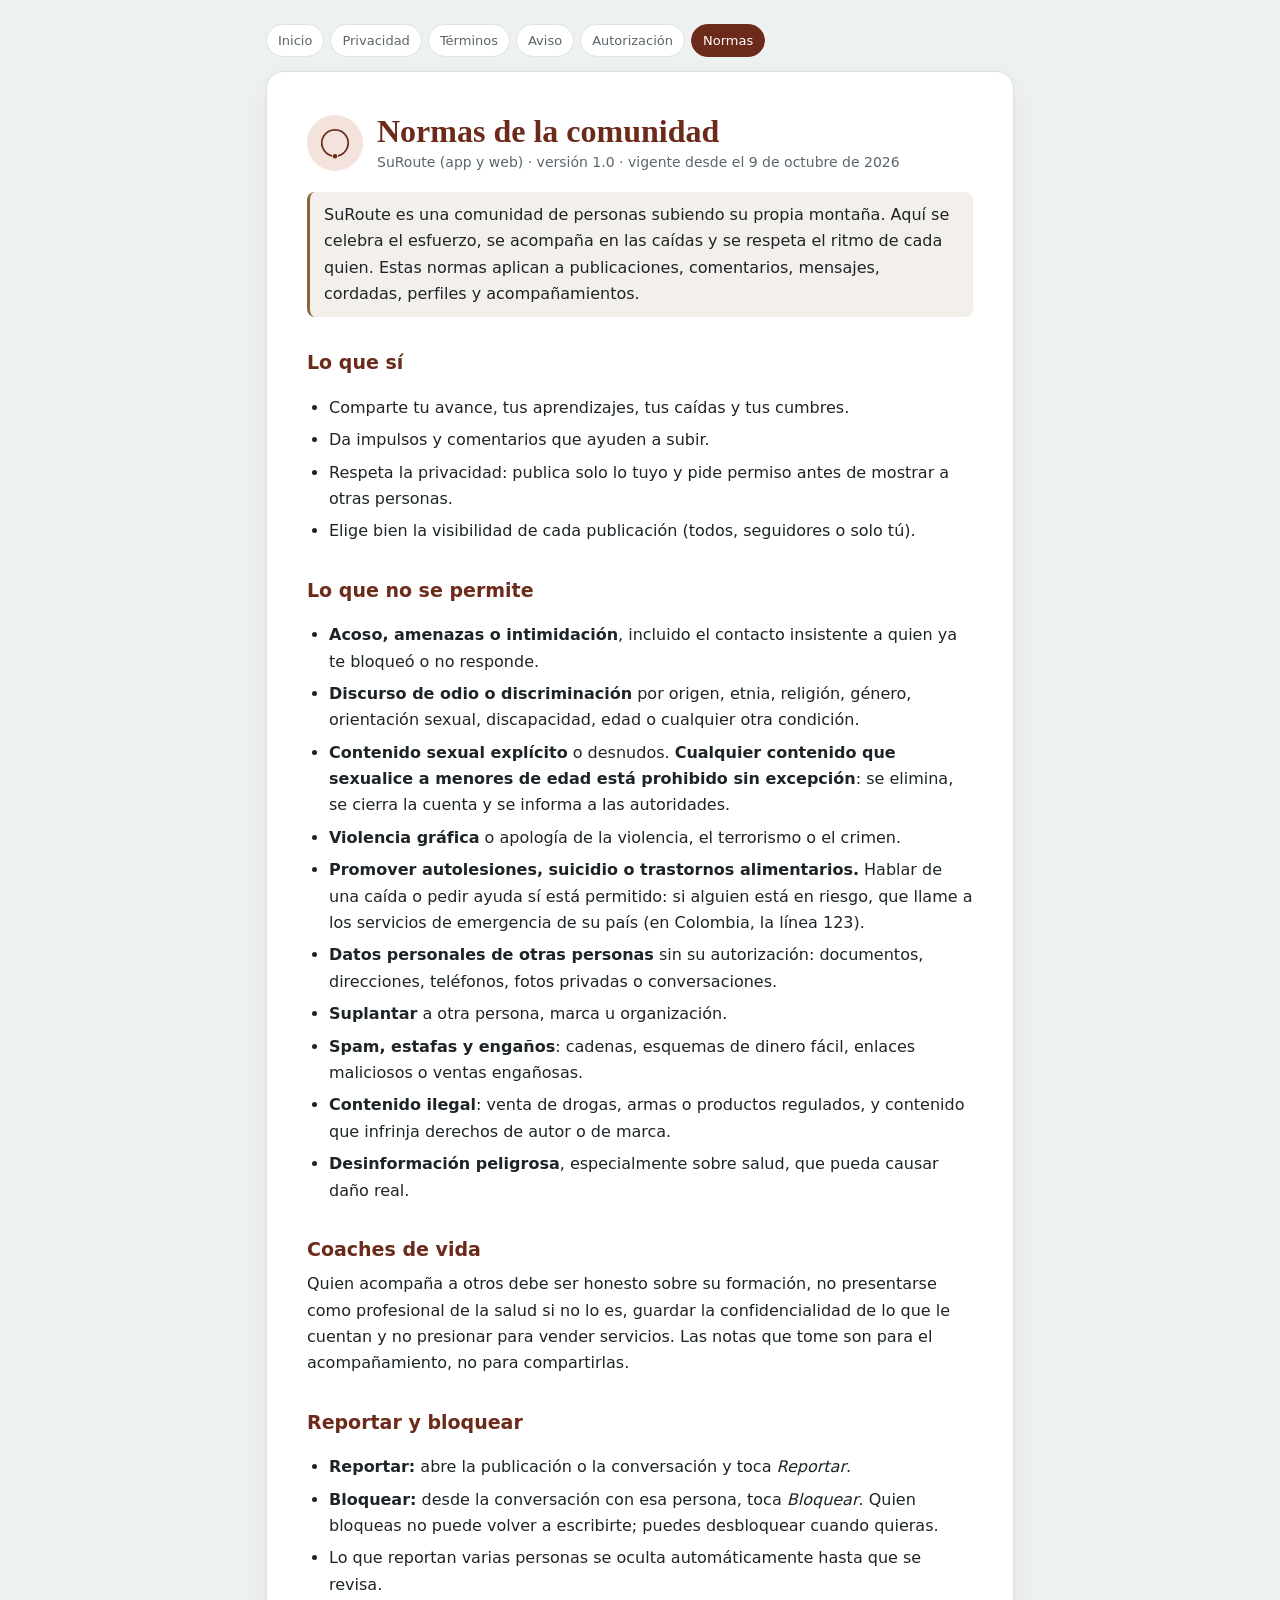
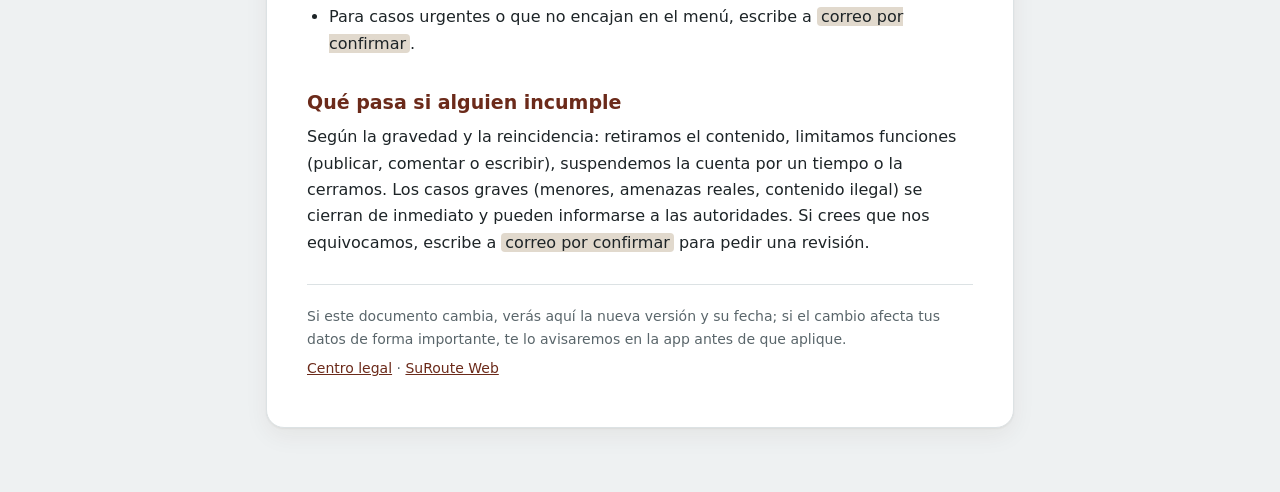
<file: normas.html>
<!doctype html>
<html lang="es">
<head>
<meta charset="utf-8">
<meta name="viewport" content="width=device-width, initial-scale=1">
<title>Normas de la comunidad · SuRoute</title>
<meta name="description" content="Cómo cuidamos la comunidad: qué se puede publicar, qué no y qué pasa si alguien incumple.">
<link rel="icon" href="iconos/favicon.svg?v=9" type="image/svg+xml">
<link rel="alternate icon" href="iconos/favicon.png?v=9" type="image/png">
<link rel="stylesheet" href="legal.css">
</head>
<body>
<main>
<nav class="docs" aria-label="Documentos legales">
  <a href="legal.html">Inicio</a>
  <a href="privacidad.html">Privacidad</a>
  <a href="terminos.html">Términos</a>
  <a href="aviso-privacidad.html">Aviso</a>
  <a href="autorizacion.html">Autorización</a>
  <a href="normas.html" aria-current="page">Normas</a>
</nav>
<div class="hoja">
  <header><img src="iconos/simbolo.svg" alt="Símbolo de SuRoute"><div><h1>Normas de la comunidad</h1><div class="suave">SuRoute (app y web) · versión 1.0 · vigente desde el 9 de octubre de 2026</div></div></header>

  <p class="caja">SuRoute es una comunidad de personas subiendo su propia montaña. Aquí se celebra el esfuerzo, se acompaña en las caídas y se respeta el ritmo de cada quien. Estas normas aplican a publicaciones, comentarios, mensajes, cordadas, perfiles y acompañamientos.</p>

  <h2>Lo que sí</h2>
  <ul>
    <li>Comparte tu avance, tus aprendizajes, tus caídas y tus cumbres.</li>
    <li>Da impulsos y comentarios que ayuden a subir.</li>
    <li>Respeta la privacidad: publica solo lo tuyo y pide permiso antes de mostrar a otras personas.</li>
    <li>Elige bien la visibilidad de cada publicación (todos, seguidores o solo tú).</li>
  </ul>

  <h2>Lo que no se permite</h2>
  <ul>
    <li><b>Acoso, amenazas o intimidación</b>, incluido el contacto insistente a quien ya te bloqueó o no responde.</li>
    <li><b>Discurso de odio o discriminación</b> por origen, etnia, religión, género, orientación sexual, discapacidad, edad o cualquier otra condición.</li>
    <li><b>Contenido sexual explícito</b> o desnudos. <b>Cualquier contenido que sexualice a menores de edad está prohibido sin excepción</b>: se elimina, se cierra la cuenta y se informa a las autoridades.</li>
    <li><b>Violencia gráfica</b> o apología de la violencia, el terrorismo o el crimen.</li>
    <li><b>Promover autolesiones, suicidio o trastornos alimentarios.</b> Hablar de una caída o pedir ayuda sí está permitido: si alguien está en riesgo, que llame a los servicios de emergencia de su país (en Colombia, la línea 123).</li>
    <li><b>Datos personales de otras personas</b> sin su autorización: documentos, direcciones, teléfonos, fotos privadas o conversaciones.</li>
    <li><b>Suplantar</b> a otra persona, marca u organización.</li>
    <li><b>Spam, estafas y engaños</b>: cadenas, esquemas de dinero fácil, enlaces maliciosos o ventas engañosas.</li>
    <li><b>Contenido ilegal</b>: venta de drogas, armas o productos regulados, y contenido que infrinja derechos de autor o de marca.</li>
    <li><b>Desinformación peligrosa</b>, especialmente sobre salud, que pueda causar daño real.</li>
  </ul>

  <h2>Coaches de vida</h2>
  <p>Quien acompaña a otros debe ser honesto sobre su formación, no presentarse como profesional de la salud si no lo es, guardar la confidencialidad de lo que le cuentan y no presionar para vender servicios. Las notas que tome son para el acompañamiento, no para compartirlas.</p>

  <h2 id="reportar">Reportar y bloquear</h2>
  <ul>
    <li><b>Reportar:</b> abre la publicación o la conversación y toca <i>Reportar</i>.</li>
    <li><b>Bloquear:</b> desde la conversación con esa persona, toca <i>Bloquear</i>. Quien bloqueas no puede volver a escribirte; puedes desbloquear cuando quieras.</li>
    <li>Lo que reportan varias personas se oculta automáticamente hasta que se revisa.</li>
    <li>Para casos urgentes o que no encajan en el menú, escribe a <span class="pendiente">correo por confirmar</span>.</li>
  </ul>

  <h2>Qué pasa si alguien incumple</h2>
  <p>Según la gravedad y la reincidencia: retiramos el contenido, limitamos funciones (publicar, comentar o escribir), suspendemos la cuenta por un tiempo o la cerramos. Los casos graves (menores, amenazas reales, contenido ilegal) se cierran de inmediato y pueden informarse a las autoridades. Si crees que nos equivocamos, escribe a <span class="pendiente">correo por confirmar</span> para pedir una revisión.</p>

  <footer class="suave">
    <p>Si este documento cambia, verás aquí la nueva versión y su fecha; si el cambio afecta tus datos de forma importante, te lo avisaremos en la app antes de que aplique.</p>
    <p><a href="legal.html">Centro legal</a> · <a href="./">SuRoute Web</a></p>
  </footer>
</div>
</main>
</body>
</html>
</file>
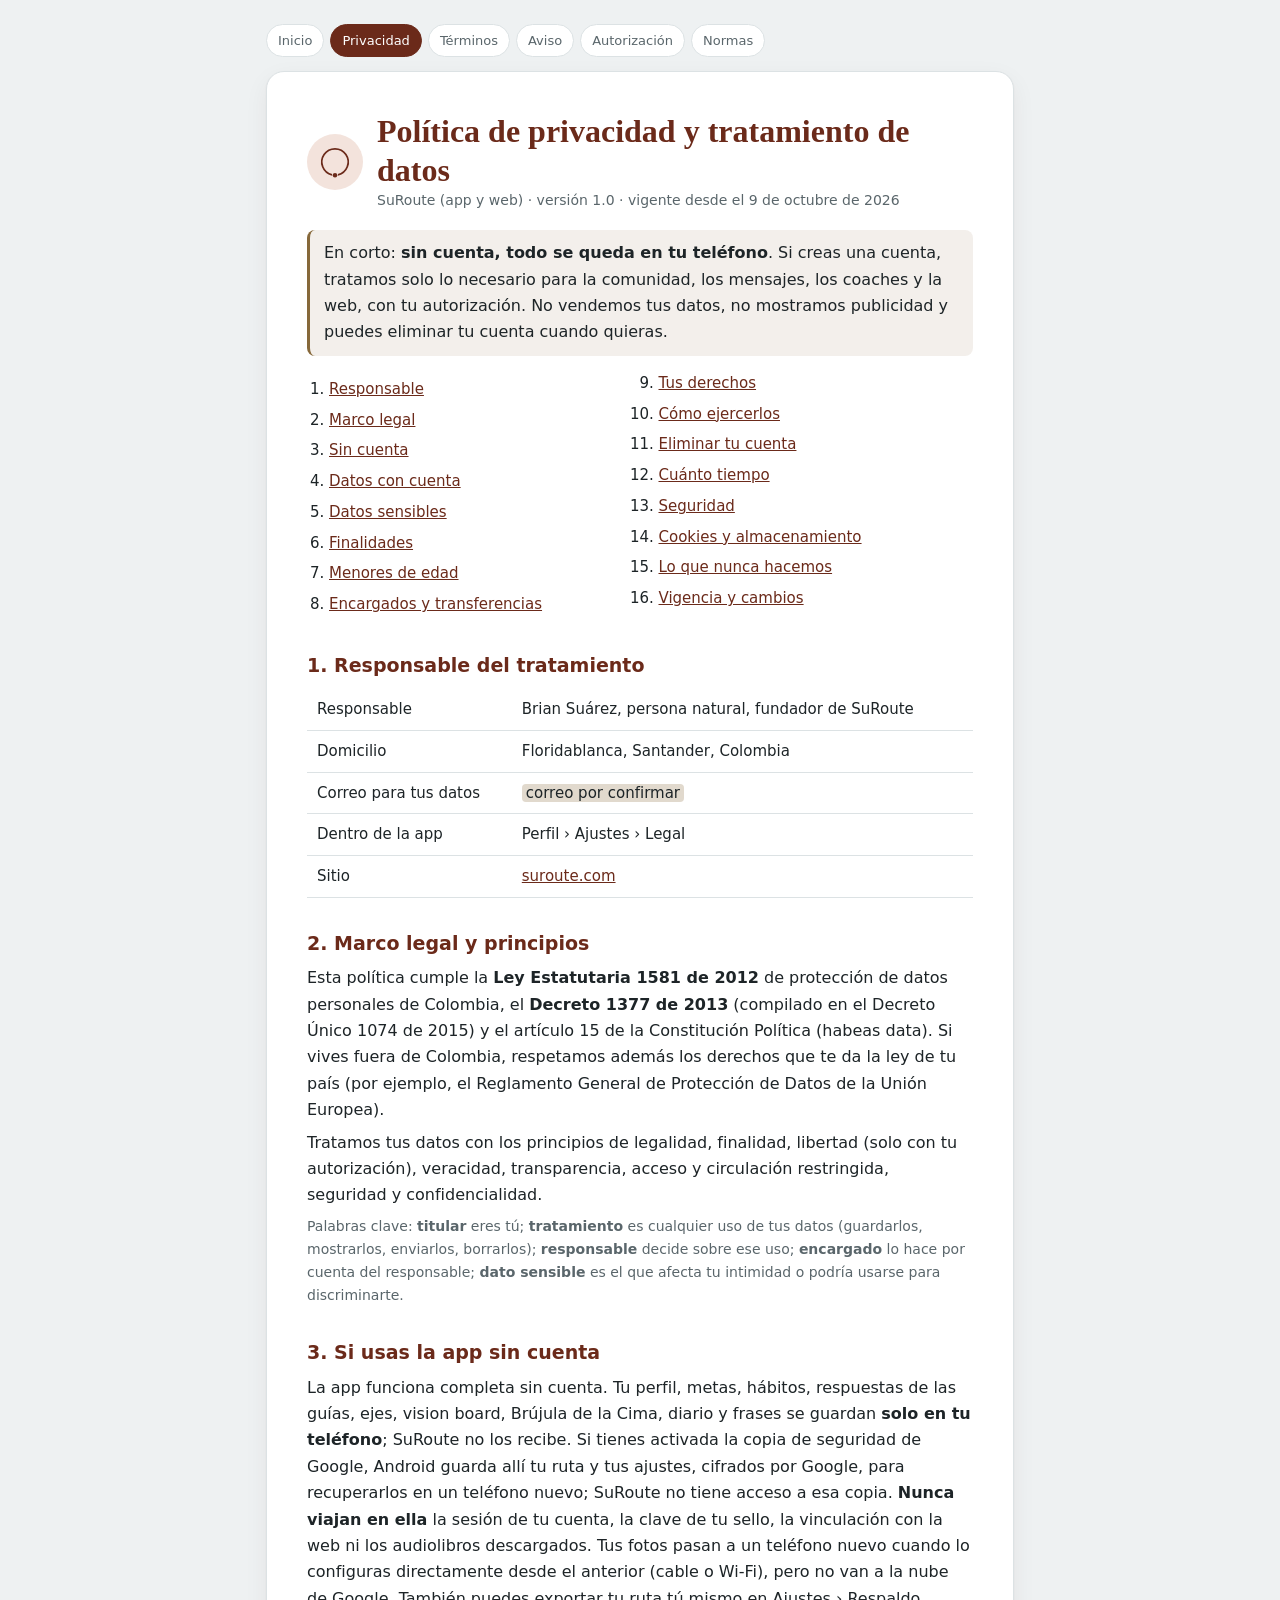
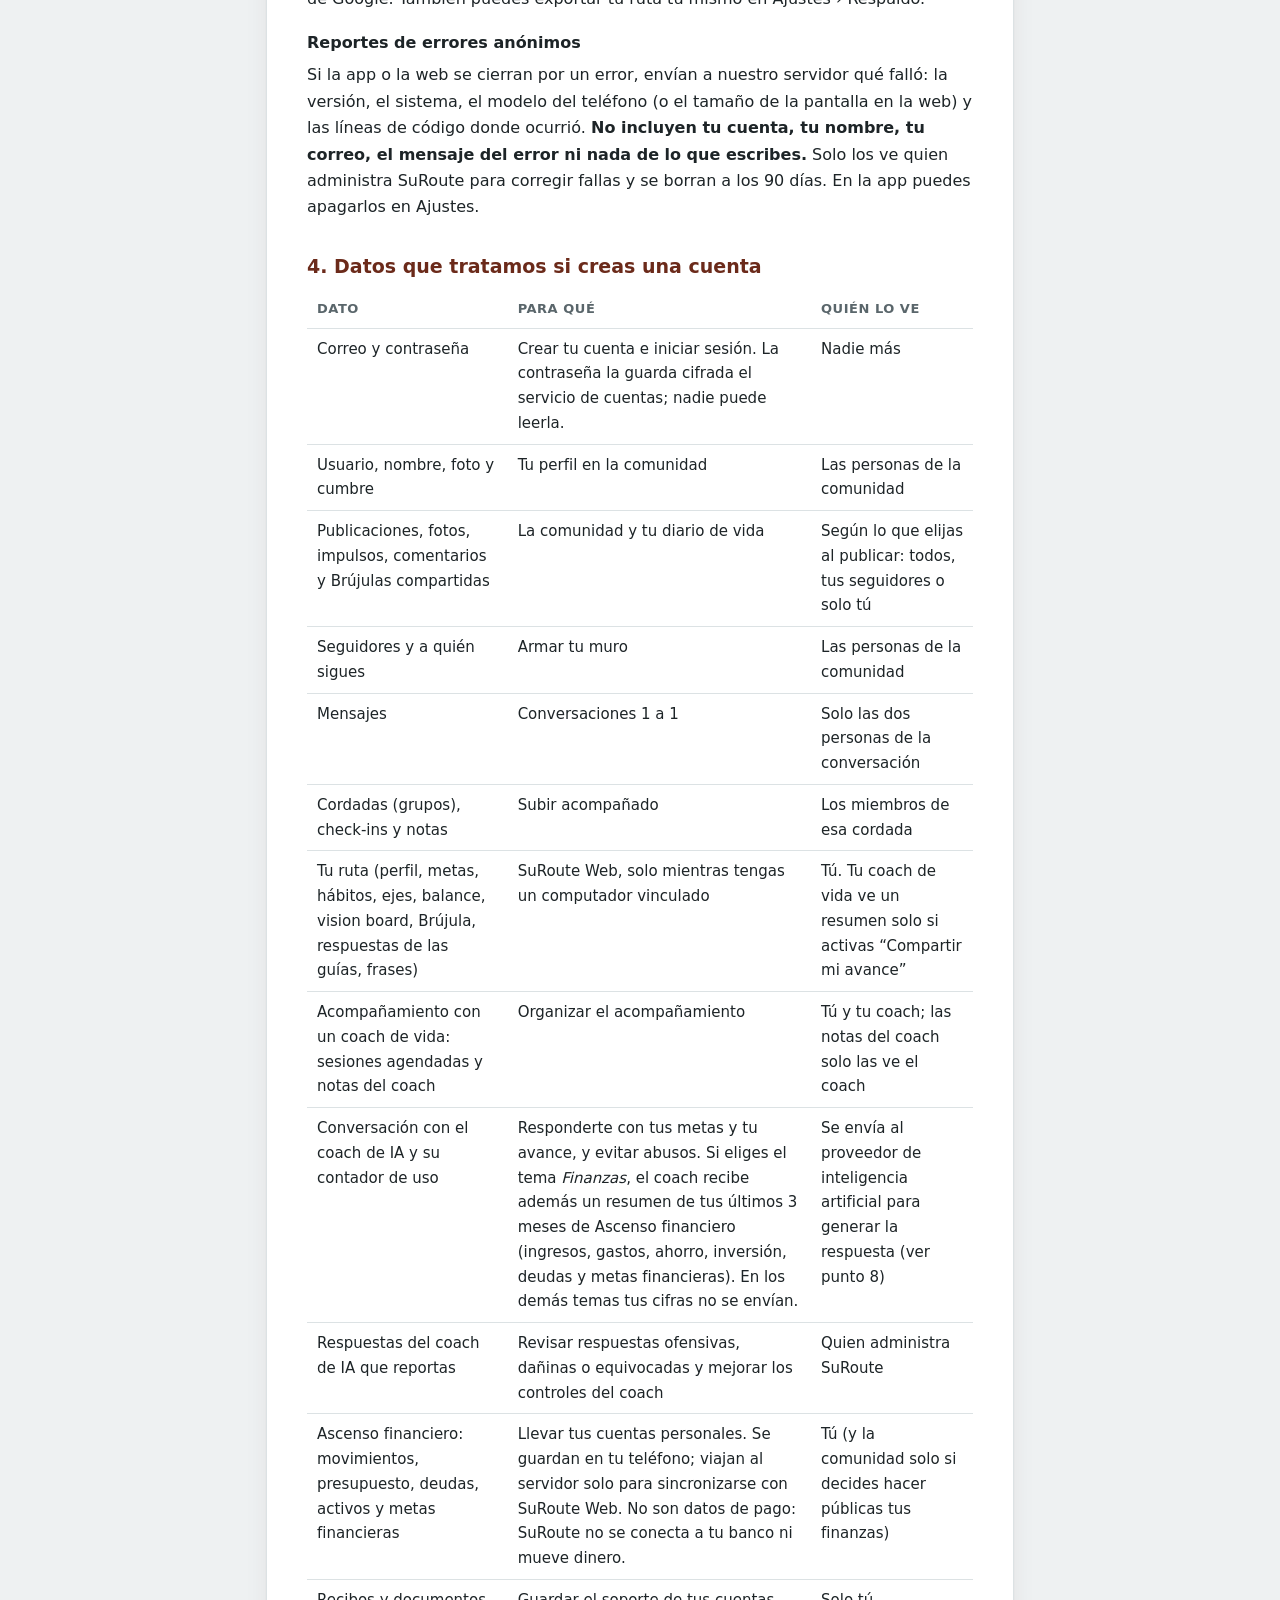
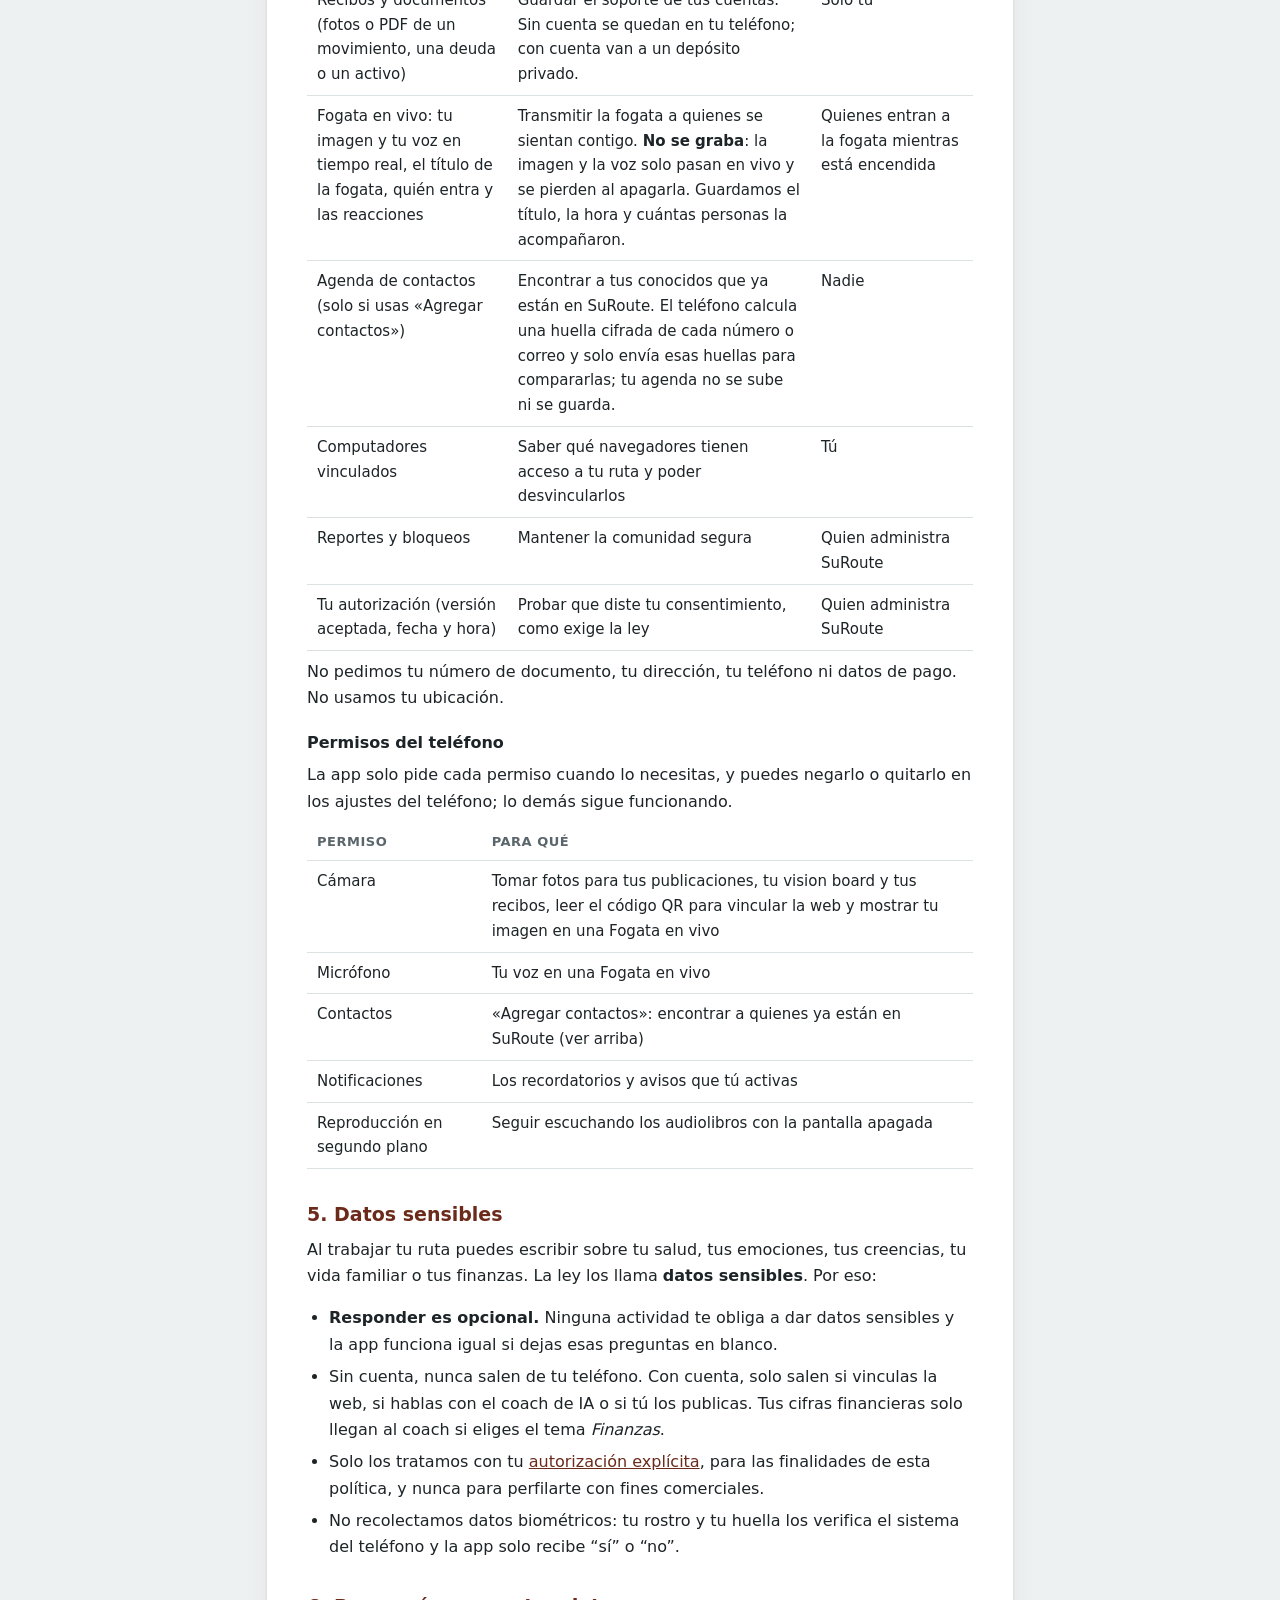
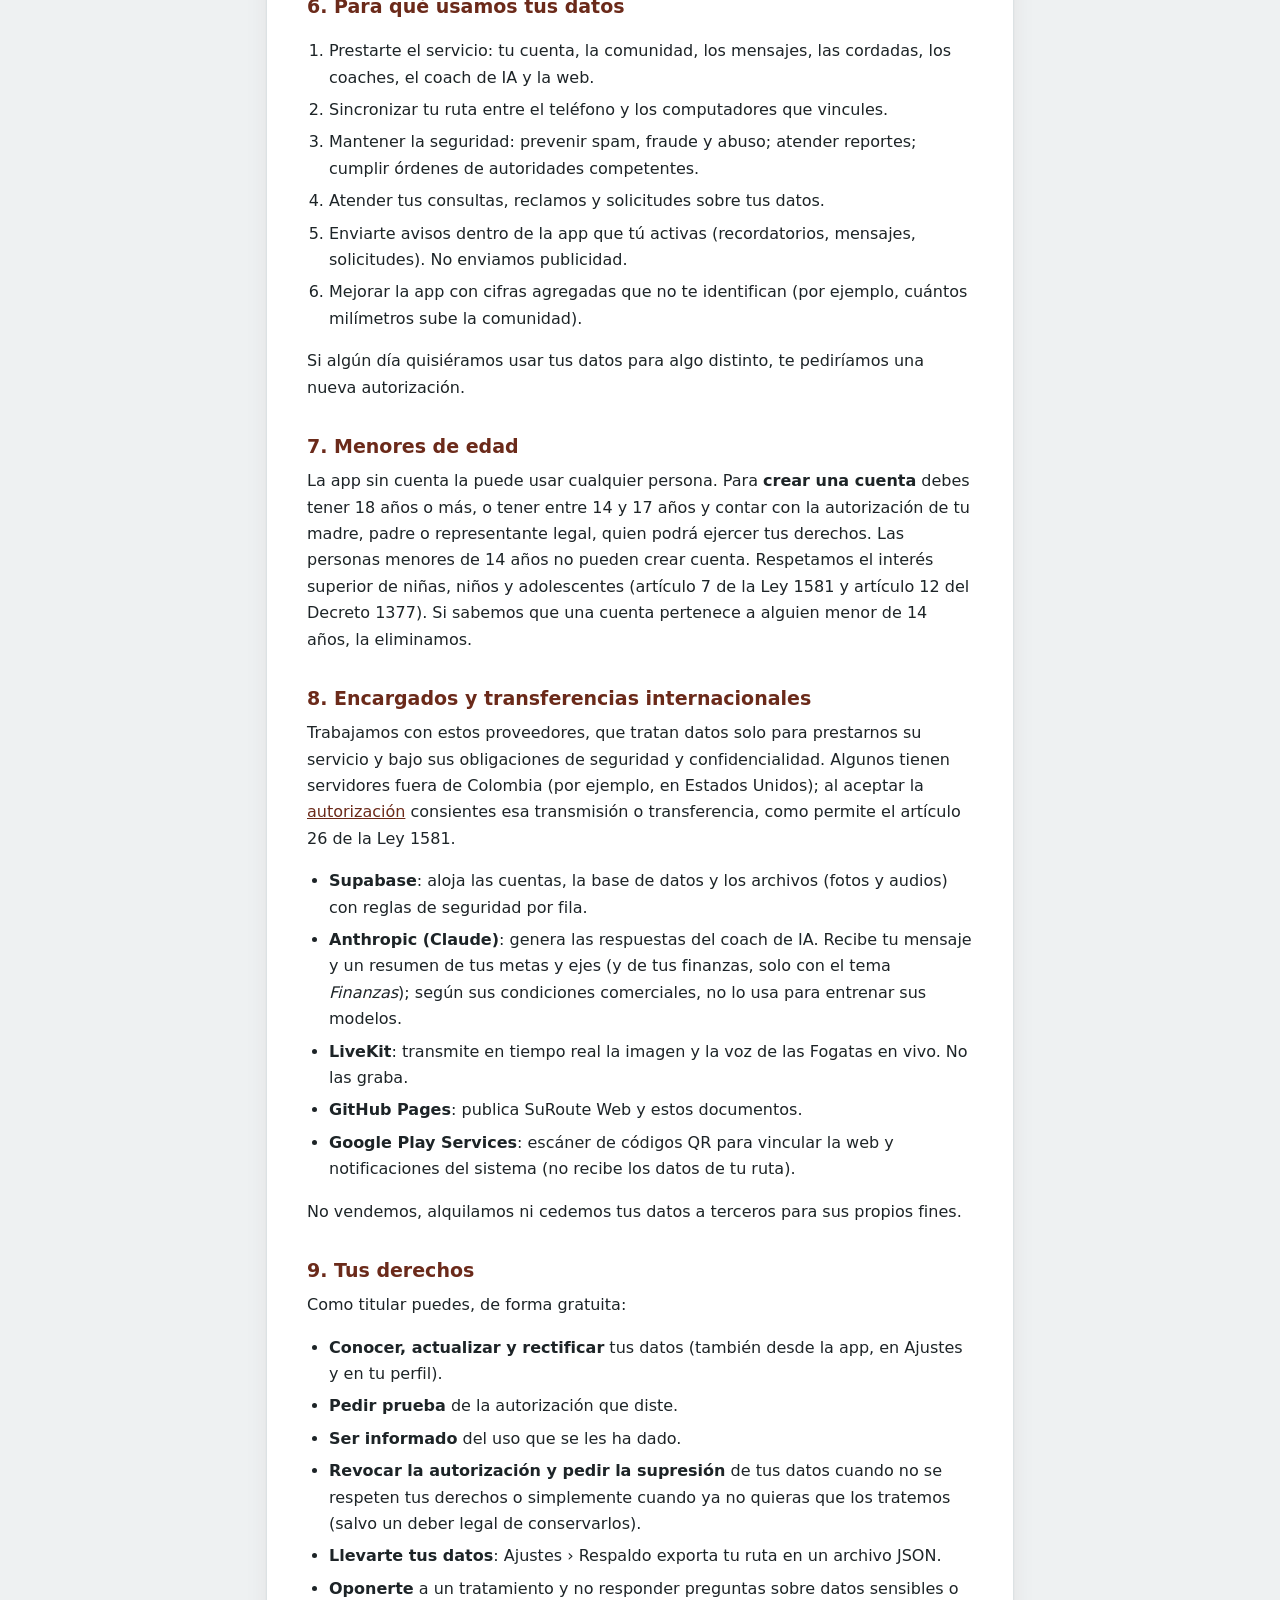
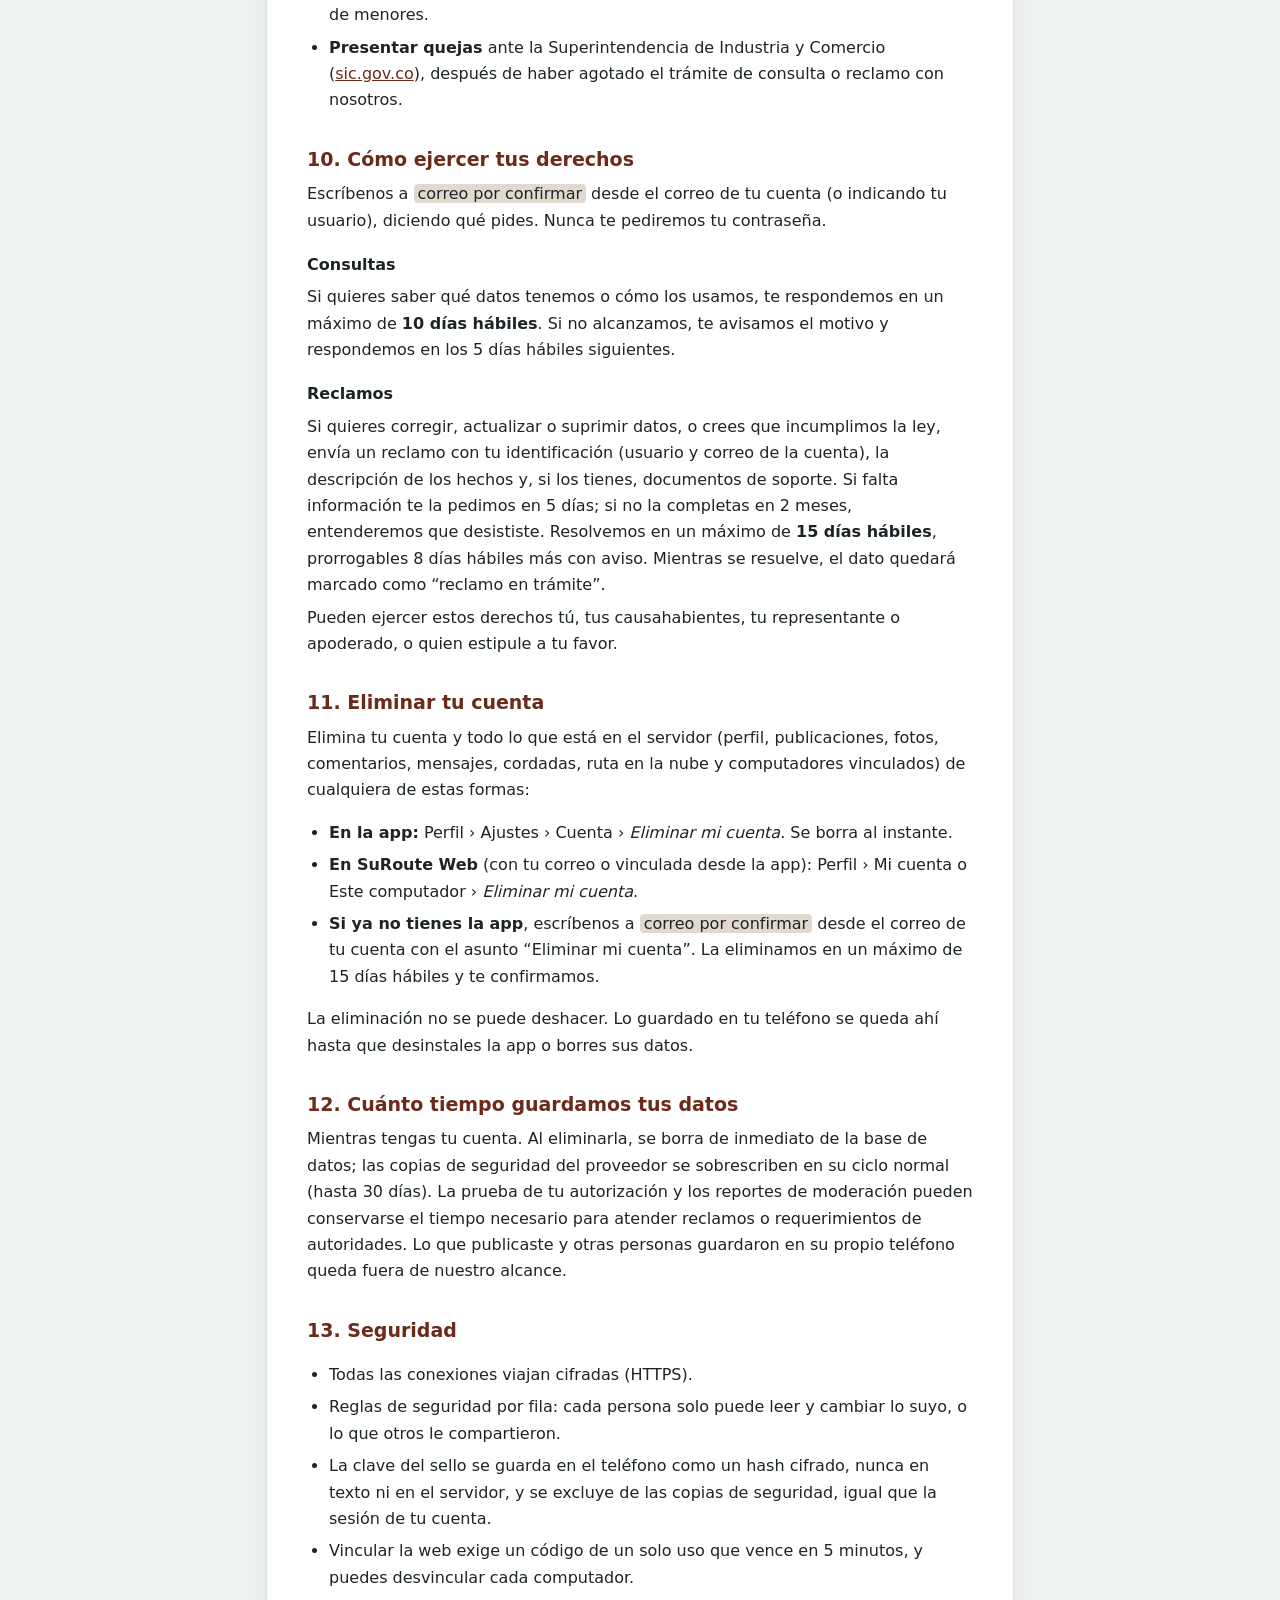
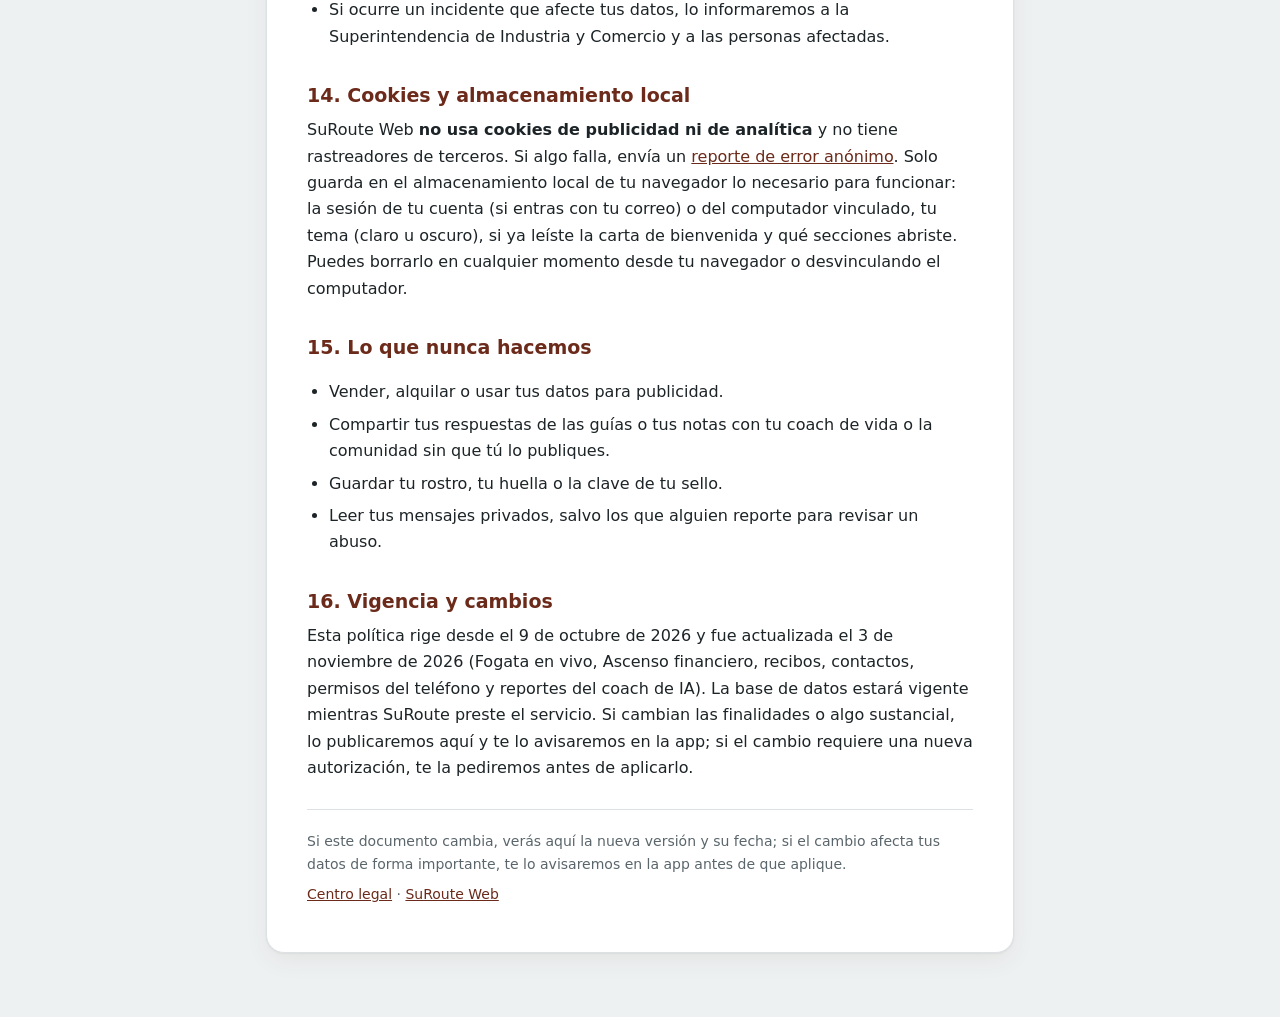
<file: privacidad.html>
<!doctype html>
<html lang="es">
<head>
<meta charset="utf-8">
<meta name="viewport" content="width=device-width, initial-scale=1">
<title>Política de privacidad y tratamiento de datos · SuRoute</title>
<meta name="description" content="Qué datos usa SuRoute, para qué, con quién se comparten, tus derechos y cómo eliminar tu cuenta.">
<link rel="icon" href="iconos/favicon.svg?v=9" type="image/svg+xml">
<link rel="alternate icon" href="iconos/favicon.png?v=9" type="image/png">
<link rel="stylesheet" href="legal.css">
</head>
<body>
<main>
<nav class="docs" aria-label="Documentos legales">
  <a href="legal.html">Inicio</a>
  <a href="privacidad.html" aria-current="page">Privacidad</a>
  <a href="terminos.html">Términos</a>
  <a href="aviso-privacidad.html">Aviso</a>
  <a href="autorizacion.html">Autorización</a>
  <a href="normas.html">Normas</a>
</nav>
<div class="hoja">
  <header><img src="iconos/simbolo.svg" alt="Símbolo de SuRoute"><div><h1>Política de privacidad y tratamiento de datos</h1><div class="suave">SuRoute (app y web) · versión 1.0 · vigente desde el 9 de octubre de 2026</div></div></header>

  <p class="caja">En corto: <b>sin cuenta, todo se queda en tu teléfono</b>. Si creas una cuenta, tratamos solo lo necesario para la comunidad, los mensajes, los coaches y la web, con tu autorización. No vendemos tus datos, no mostramos publicidad y puedes eliminar tu cuenta cuando quieras.</p>

  <ol class="indice">
    <li><a href="#responsable">Responsable</a></li>
    <li><a href="#marco">Marco legal</a></li>
    <li><a href="#sin-cuenta">Sin cuenta</a></li>
    <li><a href="#datos">Datos con cuenta</a></li>
    <li><a href="#sensibles">Datos sensibles</a></li>
    <li><a href="#finalidades">Finalidades</a></li>
    <li><a href="#menores">Menores de edad</a></li>
    <li><a href="#terceros">Encargados y transferencias</a></li>
    <li><a href="#derechos">Tus derechos</a></li>
    <li><a href="#procedimiento">Cómo ejercerlos</a></li>
    <li><a href="#eliminar-cuenta">Eliminar tu cuenta</a></li>
    <li><a href="#conservacion">Cuánto tiempo</a></li>
    <li><a href="#seguridad">Seguridad</a></li>
    <li><a href="#almacenamiento">Cookies y almacenamiento</a></li>
    <li><a href="#nunca">Lo que nunca hacemos</a></li>
    <li><a href="#vigencia">Vigencia y cambios</a></li>
  </ol>

  <h2 id="responsable">1. Responsable del tratamiento</h2>
  
<table class="resp">
  <tbody>
    <tr><td>Responsable</td><td>Brian Suárez, persona natural, fundador de SuRoute</td></tr>
    <tr><td>Domicilio</td><td>Floridablanca, Santander, Colombia</td></tr>
    <tr><td>Correo para tus datos</td><td><span class="pendiente">correo por confirmar</span></td></tr>
    <tr><td>Dentro de la app</td><td>Perfil › Ajustes › Legal</td></tr>
    <tr><td>Sitio</td><td><a href="https://suroute.com/">suroute.com</a></td></tr>
  </tbody>
</table>

  <h2 id="marco">2. Marco legal y principios</h2>
  <p>Esta política cumple la <b>Ley Estatutaria 1581 de 2012</b> de protección de datos personales de Colombia, el <b>Decreto 1377 de 2013</b> (compilado en el Decreto Único 1074 de 2015) y el artículo 15 de la Constitución Política (habeas data). Si vives fuera de Colombia, respetamos además los derechos que te da la ley de tu país (por ejemplo, el Reglamento General de Protección de Datos de la Unión Europea).</p>
  <p>Tratamos tus datos con los principios de legalidad, finalidad, libertad (solo con tu autorización), veracidad, transparencia, acceso y circulación restringida, seguridad y confidencialidad.</p>
  <p class="suave">Palabras clave: <b>titular</b> eres tú; <b>tratamiento</b> es cualquier uso de tus datos (guardarlos, mostrarlos, enviarlos, borrarlos); <b>responsable</b> decide sobre ese uso; <b>encargado</b> lo hace por cuenta del responsable; <b>dato sensible</b> es el que afecta tu intimidad o podría usarse para discriminarte.</p>

  <h2 id="sin-cuenta">3. Si usas la app sin cuenta</h2>
  <p>La app funciona completa sin cuenta. Tu perfil, metas, hábitos, respuestas de las guías, ejes, vision board, Brújula de la Cima, diario y frases se guardan <b>solo en tu teléfono</b>; SuRoute no los recibe. Si tienes activada la copia de seguridad de Google, Android guarda allí tu ruta y tus ajustes, cifrados por Google, para recuperarlos en un teléfono nuevo; SuRoute no tiene acceso a esa copia. <b>Nunca viajan en ella</b> la sesión de tu cuenta, la clave de tu sello, la vinculación con la web ni los audiolibros descargados. Tus fotos pasan a un teléfono nuevo cuando lo configuras directamente desde el anterior (cable o Wi-Fi), pero no van a la nube de Google. También puedes exportar tu ruta tú mismo en Ajustes › Respaldo.</p>

  <h3 id="errores">Reportes de errores anónimos</h3>
  <p>Si la app o la web se cierran por un error, envían a nuestro servidor qué falló: la versión, el sistema, el modelo del teléfono (o el tamaño de la pantalla en la web) y las líneas de código donde ocurrió. <b>No incluyen tu cuenta, tu nombre, tu correo, el mensaje del error ni nada de lo que escribes.</b> Solo los ve quien administra SuRoute para corregir fallas y se borran a los 90 días. En la app puedes apagarlos en Ajustes.</p>

  <h2 id="datos">4. Datos que tratamos si creas una cuenta</h2>
  <table class="resp">
    <thead><tr><th>Dato</th><th>Para qué</th><th>Quién lo ve</th></tr></thead>
    <tbody>
      <tr><td>Correo y contraseña</td><td>Crear tu cuenta e iniciar sesión. La contraseña la guarda cifrada el servicio de cuentas; nadie puede leerla.</td><td>Nadie más</td></tr>
      <tr><td>Usuario, nombre, foto y cumbre</td><td>Tu perfil en la comunidad</td><td>Las personas de la comunidad</td></tr>
      <tr><td>Publicaciones, fotos, impulsos, comentarios y Brújulas compartidas</td><td>La comunidad y tu diario de vida</td><td>Según lo que elijas al publicar: todos, tus seguidores o solo tú</td></tr>
      <tr><td>Seguidores y a quién sigues</td><td>Armar tu muro</td><td>Las personas de la comunidad</td></tr>
      <tr><td>Mensajes</td><td>Conversaciones 1 a 1</td><td>Solo las dos personas de la conversación</td></tr>
      <tr><td>Cordadas (grupos), check-ins y notas</td><td>Subir acompañado</td><td>Los miembros de esa cordada</td></tr>
      <tr><td>Tu ruta (perfil, metas, hábitos, ejes, balance, vision board, Brújula, respuestas de las guías, frases)</td><td>SuRoute Web, solo mientras tengas un computador vinculado</td><td>Tú. Tu coach de vida ve un resumen solo si activas “Compartir mi avance”</td></tr>
      <tr><td>Acompañamiento con un coach de vida: sesiones agendadas y notas del coach</td><td>Organizar el acompañamiento</td><td>Tú y tu coach; las notas del coach solo las ve el coach</td></tr>
      <tr><td>Conversación con el coach de IA y su contador de uso</td><td>Responderte con tus metas y tu avance, y evitar abusos. Si eliges el tema <i>Finanzas</i>, el coach recibe además un resumen de tus últimos 3 meses de Ascenso financiero (ingresos, gastos, ahorro, inversión, deudas y metas financieras). En los demás temas tus cifras no se envían.</td><td>Se envía al proveedor de inteligencia artificial para generar la respuesta (ver punto 8)</td></tr>
      <tr><td>Respuestas del coach de IA que reportas</td><td>Revisar respuestas ofensivas, dañinas o equivocadas y mejorar los controles del coach</td><td>Quien administra SuRoute</td></tr>
      <tr><td>Ascenso financiero: movimientos, presupuesto, deudas, activos y metas financieras</td><td>Llevar tus cuentas personales. Se guardan en tu teléfono; viajan al servidor solo para sincronizarse con SuRoute Web. No son datos de pago: SuRoute no se conecta a tu banco ni mueve dinero.</td><td>Tú (y la comunidad solo si decides hacer públicas tus finanzas)</td></tr>
      <tr><td>Recibos y documentos (fotos o PDF de un movimiento, una deuda o un activo)</td><td>Guardar el soporte de tus cuentas. Sin cuenta se quedan en tu teléfono; con cuenta van a un depósito privado.</td><td>Solo tú</td></tr>
      <tr><td>Fogata en vivo: tu imagen y tu voz en tiempo real, el título de la fogata, quién entra y las reacciones</td><td>Transmitir la fogata a quienes se sientan contigo. <b>No se graba</b>: la imagen y la voz solo pasan en vivo y se pierden al apagarla. Guardamos el título, la hora y cuántas personas la acompañaron.</td><td>Quienes entran a la fogata mientras está encendida</td></tr>
      <tr><td>Agenda de contactos (solo si usas «Agregar contactos»)</td><td>Encontrar a tus conocidos que ya están en SuRoute. El teléfono calcula una huella cifrada de cada número o correo y solo envía esas huellas para compararlas; tu agenda no se sube ni se guarda.</td><td>Nadie</td></tr>
      <tr><td>Computadores vinculados</td><td>Saber qué navegadores tienen acceso a tu ruta y poder desvincularlos</td><td>Tú</td></tr>
      <tr><td>Reportes y bloqueos</td><td>Mantener la comunidad segura</td><td>Quien administra SuRoute</td></tr>
      <tr><td>Tu autorización (versión aceptada, fecha y hora)</td><td>Probar que diste tu consentimiento, como exige la ley</td><td>Quien administra SuRoute</td></tr>
    </tbody>
  </table>
  <p>No pedimos tu número de documento, tu dirección, tu teléfono ni datos de pago. No usamos tu ubicación.</p>

  <h3 id="permisos">Permisos del teléfono</h3>
  <p>La app solo pide cada permiso cuando lo necesitas, y puedes negarlo o quitarlo en los ajustes del teléfono; lo demás sigue funcionando.</p>
  <table class="resp">
    <thead><tr><th>Permiso</th><th>Para qué</th></tr></thead>
    <tbody>
      <tr><td>Cámara</td><td>Tomar fotos para tus publicaciones, tu vision board y tus recibos, leer el código QR para vincular la web y mostrar tu imagen en una Fogata en vivo</td></tr>
      <tr><td>Micrófono</td><td>Tu voz en una Fogata en vivo</td></tr>
      <tr><td>Contactos</td><td>«Agregar contactos»: encontrar a quienes ya están en SuRoute (ver arriba)</td></tr>
      <tr><td>Notificaciones</td><td>Los recordatorios y avisos que tú activas</td></tr>
      <tr><td>Reproducción en segundo plano</td><td>Seguir escuchando los audiolibros con la pantalla apagada</td></tr>
    </tbody>
  </table>

  <h2 id="sensibles">5. Datos sensibles</h2>
  <p>Al trabajar tu ruta puedes escribir sobre tu salud, tus emociones, tus creencias, tu vida familiar o tus finanzas. La ley los llama <b>datos sensibles</b>. Por eso:</p>
  <ul>
    <li><b>Responder es opcional.</b> Ninguna actividad te obliga a dar datos sensibles y la app funciona igual si dejas esas preguntas en blanco.</li>
    <li>Sin cuenta, nunca salen de tu teléfono. Con cuenta, solo salen si vinculas la web, si hablas con el coach de IA o si tú los publicas. Tus cifras financieras solo llegan al coach si eliges el tema <i>Finanzas</i>.</li>
    <li>Solo los tratamos con tu <a href="autorizacion.html">autorización explícita</a>, para las finalidades de esta política, y nunca para perfilarte con fines comerciales.</li>
    <li>No recolectamos datos biométricos: tu rostro y tu huella los verifica el sistema del teléfono y la app solo recibe “sí” o “no”.</li>
  </ul>

  <h2 id="finalidades">6. Para qué usamos tus datos</h2>
  <ol>
    <li>Prestarte el servicio: tu cuenta, la comunidad, los mensajes, las cordadas, los coaches, el coach de IA y la web.</li>
    <li>Sincronizar tu ruta entre el teléfono y los computadores que vincules.</li>
    <li>Mantener la seguridad: prevenir spam, fraude y abuso; atender reportes; cumplir órdenes de autoridades competentes.</li>
    <li>Atender tus consultas, reclamos y solicitudes sobre tus datos.</li>
    <li>Enviarte avisos dentro de la app que tú activas (recordatorios, mensajes, solicitudes). No enviamos publicidad.</li>
    <li>Mejorar la app con cifras agregadas que no te identifican (por ejemplo, cuántos milímetros sube la comunidad).</li>
  </ol>
  <p>Si algún día quisiéramos usar tus datos para algo distinto, te pediríamos una nueva autorización.</p>

  <h2 id="menores">7. Menores de edad</h2>
  <p>La app sin cuenta la puede usar cualquier persona. Para <b>crear una cuenta</b> debes tener 18 años o más, o tener entre 14 y 17 años y contar con la autorización de tu madre, padre o representante legal, quien podrá ejercer tus derechos. Las personas menores de 14 años no pueden crear cuenta. Respetamos el interés superior de niñas, niños y adolescentes (artículo 7 de la Ley 1581 y artículo 12 del Decreto 1377). Si sabemos que una cuenta pertenece a alguien menor de 14 años, la eliminamos.</p>

  <h2 id="terceros">8. Encargados y transferencias internacionales</h2>
  <p>Trabajamos con estos proveedores, que tratan datos solo para prestarnos su servicio y bajo sus obligaciones de seguridad y confidencialidad. Algunos tienen servidores fuera de Colombia (por ejemplo, en Estados Unidos); al aceptar la <a href="autorizacion.html">autorización</a> consientes esa transmisión o transferencia, como permite el artículo 26 de la Ley 1581.</p>
  <ul>
    <li><b>Supabase</b>: aloja las cuentas, la base de datos y los archivos (fotos y audios) con reglas de seguridad por fila.</li>
    <li><b>Anthropic (Claude)</b>: genera las respuestas del coach de IA. Recibe tu mensaje y un resumen de tus metas y ejes (y de tus finanzas, solo con el tema <i>Finanzas</i>); según sus condiciones comerciales, no lo usa para entrenar sus modelos.</li>
    <li><b>LiveKit</b>: transmite en tiempo real la imagen y la voz de las Fogatas en vivo. No las graba.</li>
    <li><b>GitHub Pages</b>: publica SuRoute Web y estos documentos.</li>
    <li><b>Google Play Services</b>: escáner de códigos QR para vincular la web y notificaciones del sistema (no recibe los datos de tu ruta).</li>
  </ul>
  <p>No vendemos, alquilamos ni cedemos tus datos a terceros para sus propios fines.</p>

  <h2 id="derechos">9. Tus derechos</h2>
  <p>Como titular puedes, de forma gratuita:</p>
  <ul>
    <li><b>Conocer, actualizar y rectificar</b> tus datos (también desde la app, en Ajustes y en tu perfil).</li>
    <li><b>Pedir prueba</b> de la autorización que diste.</li>
    <li><b>Ser informado</b> del uso que se les ha dado.</li>
    <li><b>Revocar la autorización y pedir la supresión</b> de tus datos cuando no se respeten tus derechos o simplemente cuando ya no quieras que los tratemos (salvo un deber legal de conservarlos).</li>
    <li><b>Llevarte tus datos</b>: Ajustes › Respaldo exporta tu ruta en un archivo JSON.</li>
    <li><b>Oponerte</b> a un tratamiento y no responder preguntas sobre datos sensibles o de menores.</li>
    <li><b>Presentar quejas</b> ante la Superintendencia de Industria y Comercio (<a href="https://www.sic.gov.co">sic.gov.co</a>), después de haber agotado el trámite de consulta o reclamo con nosotros.</li>
  </ul>

  <h2 id="procedimiento">10. Cómo ejercer tus derechos</h2>
  <p>Escríbenos a <span class="pendiente">correo por confirmar</span> desde el correo de tu cuenta (o indicando tu usuario), diciendo qué pides. Nunca te pediremos tu contraseña.</p>
  <h3>Consultas</h3>
  <p>Si quieres saber qué datos tenemos o cómo los usamos, te respondemos en un máximo de <b>10 días hábiles</b>. Si no alcanzamos, te avisamos el motivo y respondemos en los 5 días hábiles siguientes.</p>
  <h3>Reclamos</h3>
  <p>Si quieres corregir, actualizar o suprimir datos, o crees que incumplimos la ley, envía un reclamo con tu identificación (usuario y correo de la cuenta), la descripción de los hechos y, si los tienes, documentos de soporte. Si falta información te la pedimos en 5 días; si no la completas en 2 meses, entenderemos que desististe. Resolvemos en un máximo de <b>15 días hábiles</b>, prorrogables 8 días hábiles más con aviso. Mientras se resuelve, el dato quedará marcado como “reclamo en trámite”.</p>
  <p>Pueden ejercer estos derechos tú, tus causahabientes, tu representante o apoderado, o quien estipule a tu favor.</p>

  <h2 id="eliminar-cuenta">11. Eliminar tu cuenta</h2>
  <p>Elimina tu cuenta y todo lo que está en el servidor (perfil, publicaciones, fotos, comentarios, mensajes, cordadas, ruta en la nube y computadores vinculados) de cualquiera de estas formas:</p>
  <ul>
    <li><b>En la app:</b> Perfil › Ajustes › Cuenta › <i>Eliminar mi cuenta</i>. Se borra al instante.</li>
    <li><b>En SuRoute Web</b> (con tu correo o vinculada desde la app): Perfil › Mi cuenta o Este computador › <i>Eliminar mi cuenta</i>.</li>
    <li><b>Si ya no tienes la app</b>, escríbenos a <span class="pendiente">correo por confirmar</span> desde el correo de tu cuenta con el asunto “Eliminar mi cuenta”. La eliminamos en un máximo de 15 días hábiles y te confirmamos.</li>
  </ul>
  <p>La eliminación no se puede deshacer. Lo guardado en tu teléfono se queda ahí hasta que desinstales la app o borres sus datos.</p>

  <h2 id="conservacion">12. Cuánto tiempo guardamos tus datos</h2>
  <p>Mientras tengas tu cuenta. Al eliminarla, se borra de inmediato de la base de datos; las copias de seguridad del proveedor se sobrescriben en su ciclo normal (hasta 30 días). La prueba de tu autorización y los reportes de moderación pueden conservarse el tiempo necesario para atender reclamos o requerimientos de autoridades. Lo que publicaste y otras personas guardaron en su propio teléfono queda fuera de nuestro alcance.</p>

  <h2 id="seguridad">13. Seguridad</h2>
  <ul>
    <li>Todas las conexiones viajan cifradas (HTTPS).</li>
    <li>Reglas de seguridad por fila: cada persona solo puede leer y cambiar lo suyo, o lo que otros le compartieron.</li>
    <li>La clave del sello se guarda en el teléfono como un hash cifrado, nunca en texto ni en el servidor, y se excluye de las copias de seguridad, igual que la sesión de tu cuenta.</li>
    <li>Vincular la web exige un código de un solo uso que vence en 5 minutos, y puedes desvincular cada computador.</li>
    <li>Si ocurre un incidente que afecte tus datos, lo informaremos a la Superintendencia de Industria y Comercio y a las personas afectadas.</li>
  </ul>

  <h2 id="almacenamiento">14. Cookies y almacenamiento local</h2>
  <p>SuRoute Web <b>no usa cookies de publicidad ni de analítica</b> y no tiene rastreadores de terceros. Si algo falla, envía un <a href="#errores">reporte de error anónimo</a>. Solo guarda en el almacenamiento local de tu navegador lo necesario para funcionar: la sesión de tu cuenta (si entras con tu correo) o del computador vinculado, tu tema (claro u oscuro), si ya leíste la carta de bienvenida y qué secciones abriste. Puedes borrarlo en cualquier momento desde tu navegador o desvinculando el computador.</p>

  <h2 id="nunca">15. Lo que nunca hacemos</h2>
  <ul>
    <li>Vender, alquilar o usar tus datos para publicidad.</li>
    <li>Compartir tus respuestas de las guías o tus notas con tu coach de vida o la comunidad sin que tú lo publiques.</li>
    <li>Guardar tu rostro, tu huella o la clave de tu sello.</li>
    <li>Leer tus mensajes privados, salvo los que alguien reporte para revisar un abuso.</li>
  </ul>

  <h2 id="vigencia">16. Vigencia y cambios</h2>
  <p>Esta política rige desde el 9 de octubre de 2026 y fue actualizada el 3 de noviembre de 2026 (Fogata en vivo, Ascenso financiero, recibos, contactos, permisos del teléfono y reportes del coach de IA). La base de datos estará vigente mientras SuRoute preste el servicio. Si cambian las finalidades o algo sustancial, lo publicaremos aquí y te lo avisaremos en la app; si el cambio requiere una nueva autorización, te la pediremos antes de aplicarlo.</p>

  <footer class="suave">
    <p>Si este documento cambia, verás aquí la nueva versión y su fecha; si el cambio afecta tus datos de forma importante, te lo avisaremos en la app antes de que aplique.</p>
    <p><a href="legal.html">Centro legal</a> · <a href="./">SuRoute Web</a></p>
  </footer>
</div>
</main>
</body>
</html>
</file>
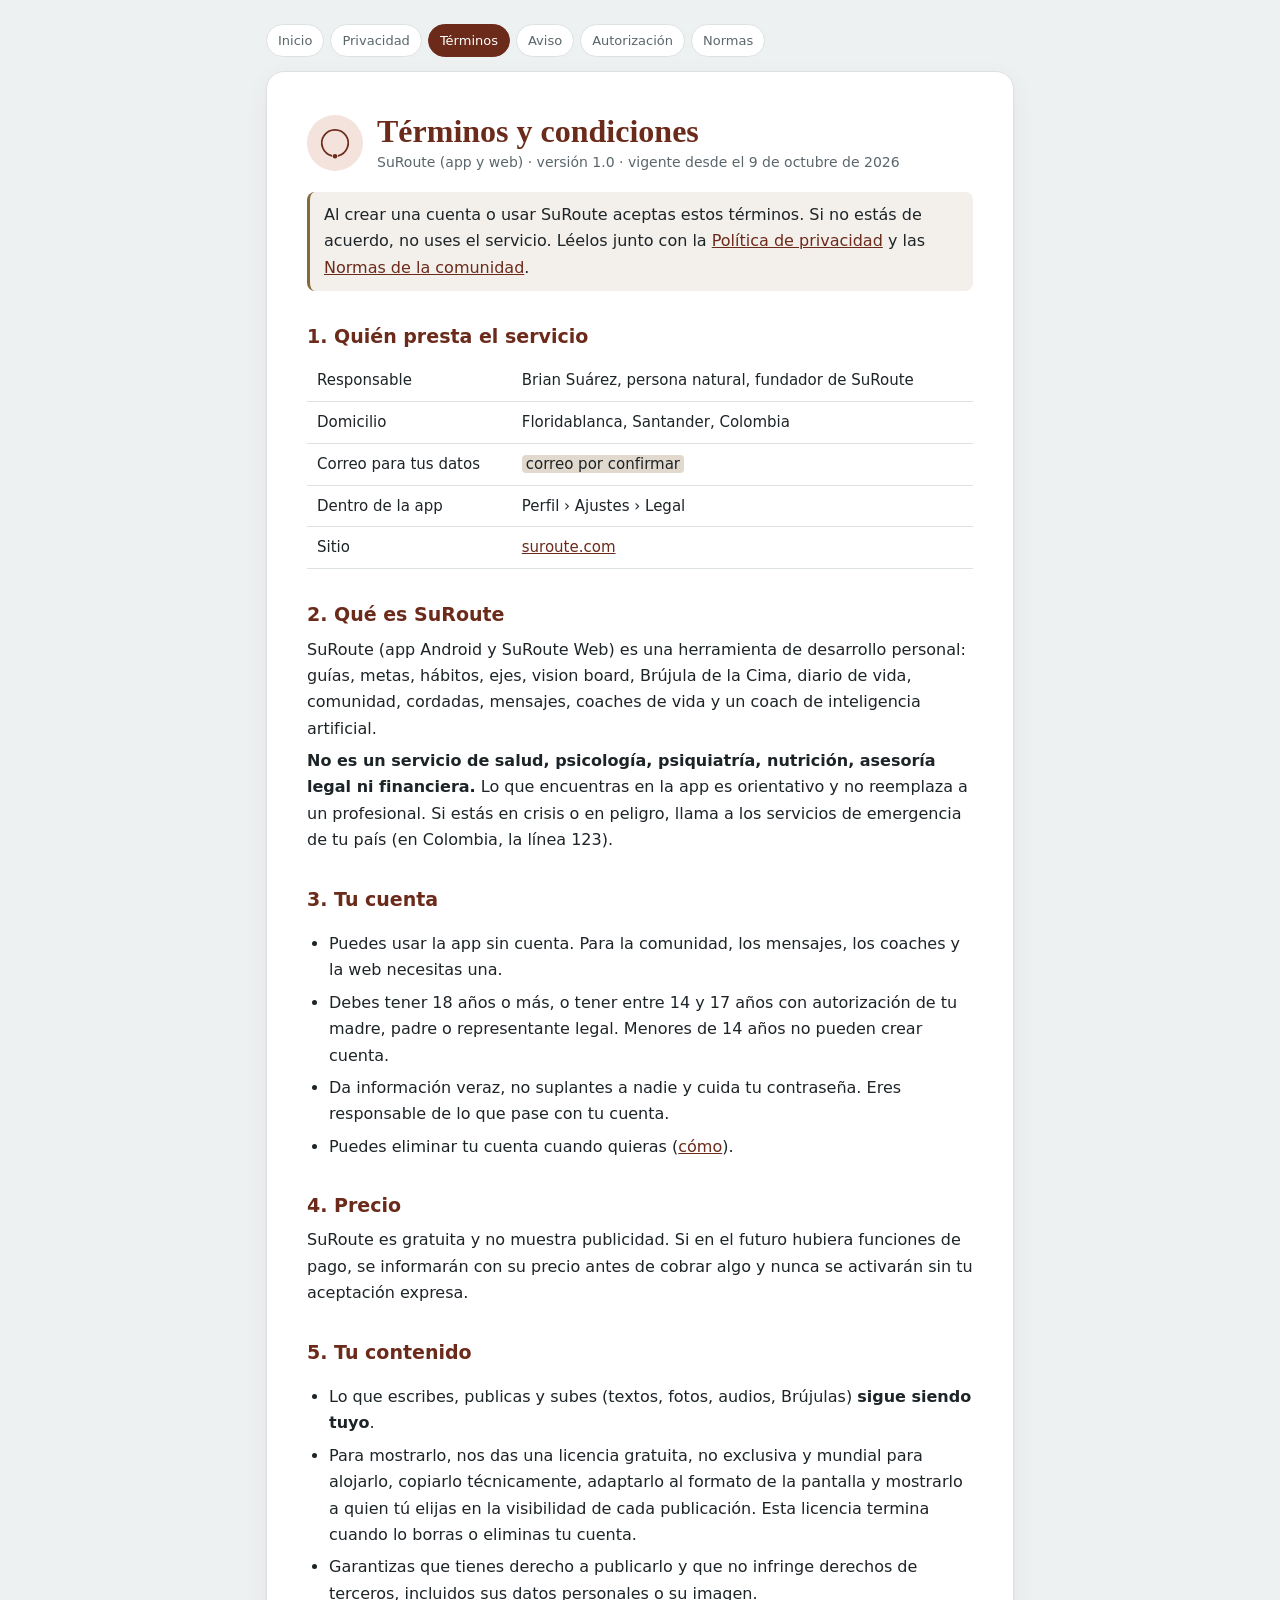
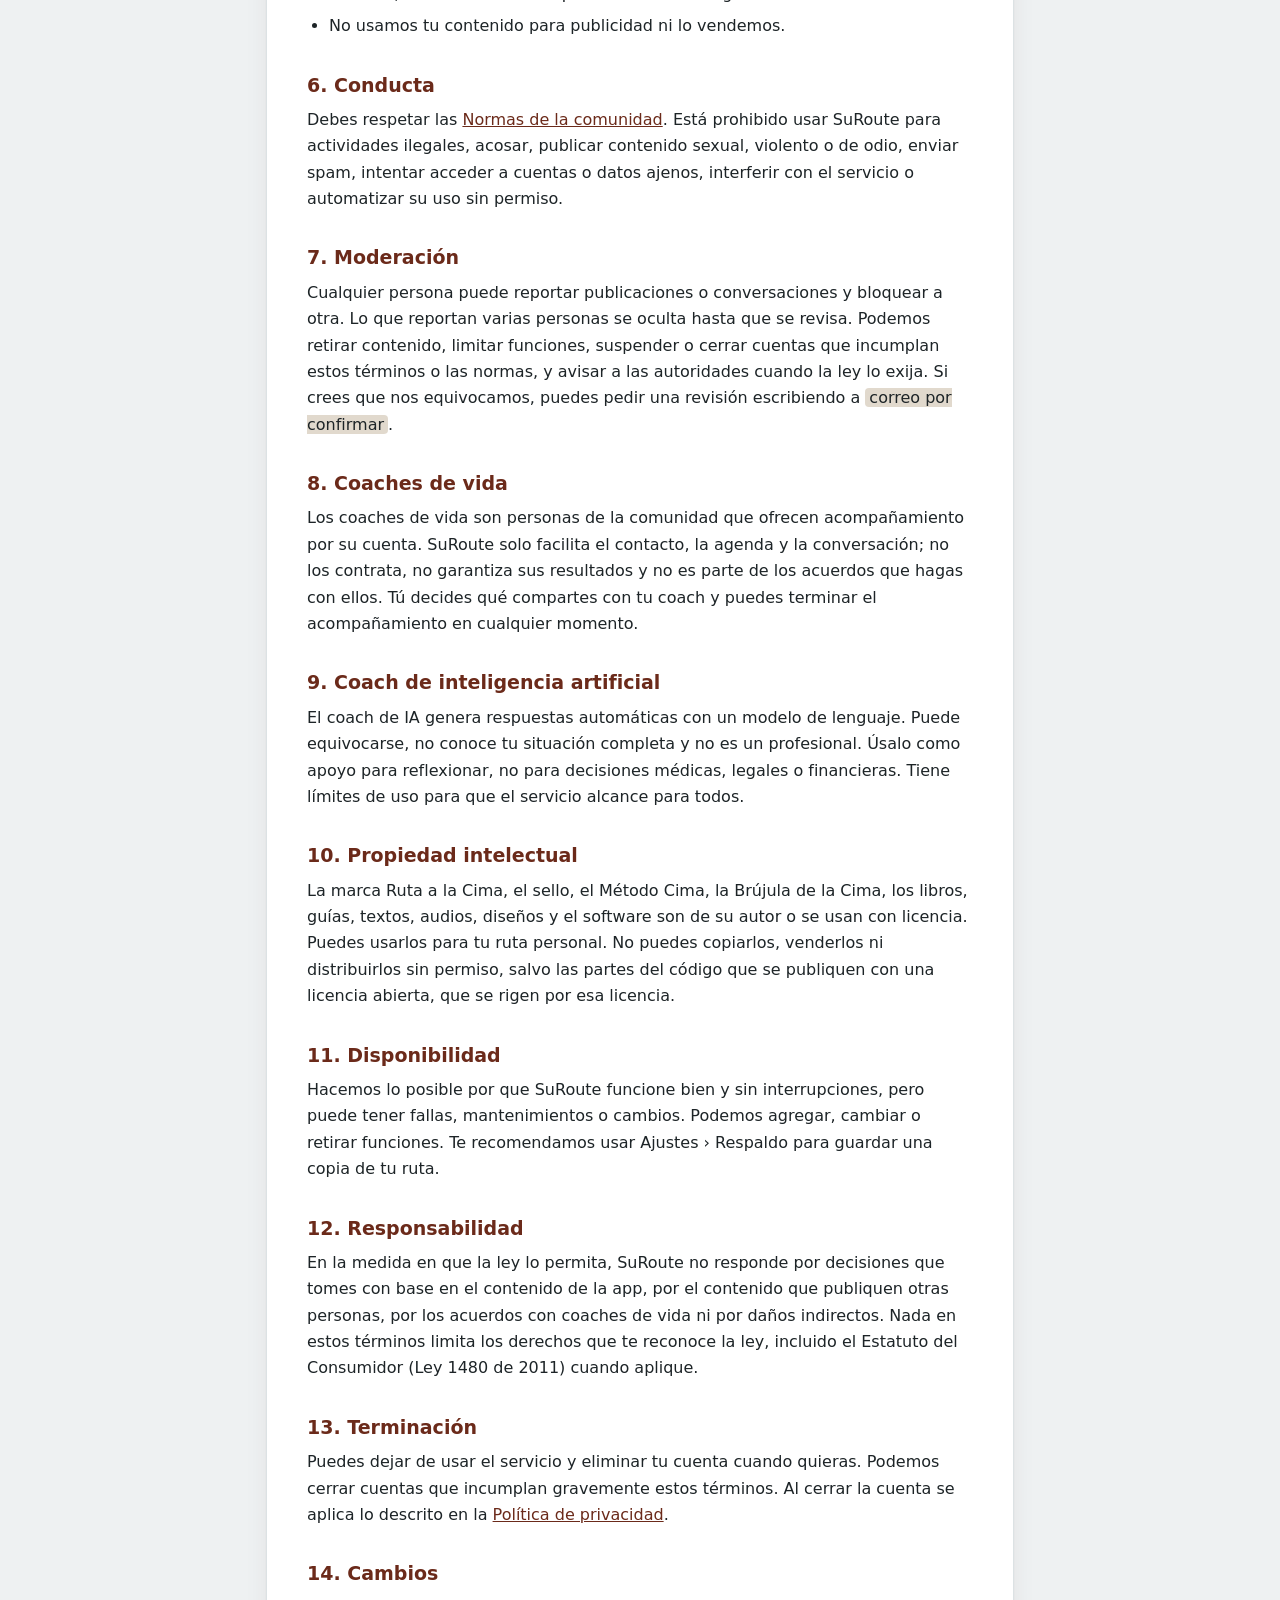
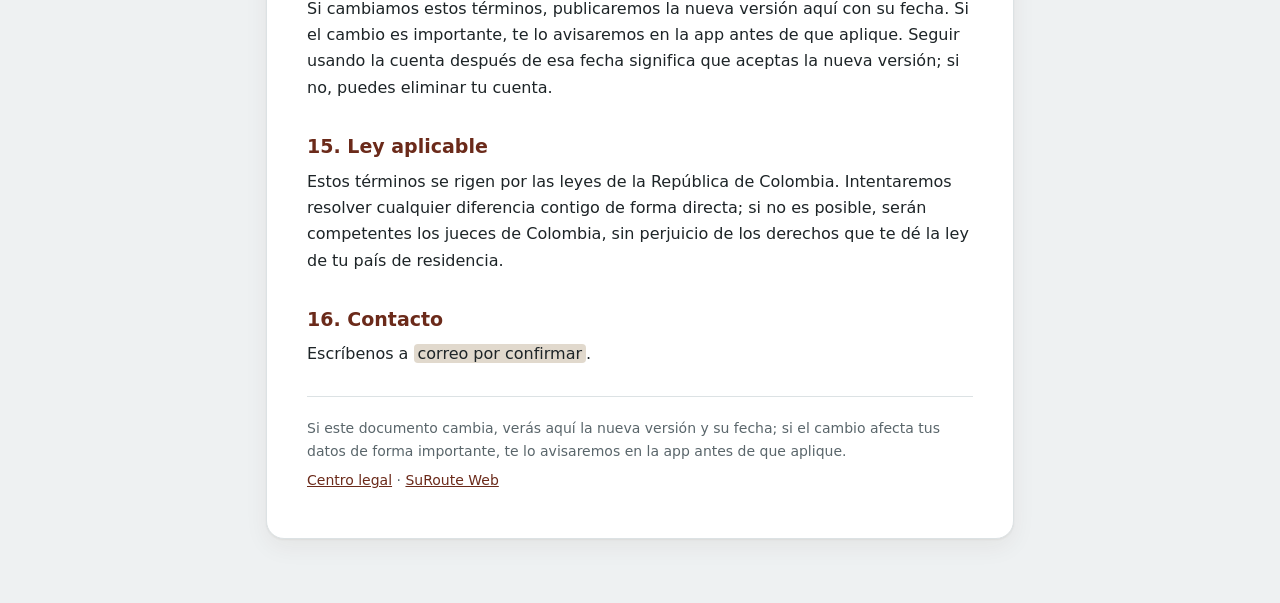
<file: terminos.html>
<!doctype html>
<html lang="es">
<head>
<meta charset="utf-8">
<meta name="viewport" content="width=device-width, initial-scale=1">
<title>Términos y condiciones · SuRoute</title>
<meta name="description" content="Las reglas del servicio: qué es SuRoute, tu cuenta, tu contenido y nuestras responsabilidades.">
<link rel="icon" href="iconos/favicon.svg?v=9" type="image/svg+xml">
<link rel="alternate icon" href="iconos/favicon.png?v=9" type="image/png">
<link rel="stylesheet" href="legal.css">
</head>
<body>
<main>
<nav class="docs" aria-label="Documentos legales">
  <a href="legal.html">Inicio</a>
  <a href="privacidad.html">Privacidad</a>
  <a href="terminos.html" aria-current="page">Términos</a>
  <a href="aviso-privacidad.html">Aviso</a>
  <a href="autorizacion.html">Autorización</a>
  <a href="normas.html">Normas</a>
</nav>
<div class="hoja">
  <header><img src="iconos/simbolo.svg" alt="Símbolo de SuRoute"><div><h1>Términos y condiciones</h1><div class="suave">SuRoute (app y web) · versión 1.0 · vigente desde el 9 de octubre de 2026</div></div></header>

  <p class="caja">Al crear una cuenta o usar SuRoute aceptas estos términos. Si no estás de acuerdo, no uses el servicio. Léelos junto con la <a href="privacidad.html">Política de privacidad</a> y las <a href="normas.html">Normas de la comunidad</a>.</p>

  <h2>1. Quién presta el servicio</h2>
  
<table class="resp">
  <tbody>
    <tr><td>Responsable</td><td>Brian Suárez, persona natural, fundador de SuRoute</td></tr>
    <tr><td>Domicilio</td><td>Floridablanca, Santander, Colombia</td></tr>
    <tr><td>Correo para tus datos</td><td><span class="pendiente">correo por confirmar</span></td></tr>
    <tr><td>Dentro de la app</td><td>Perfil › Ajustes › Legal</td></tr>
    <tr><td>Sitio</td><td><a href="https://suroute.com/">suroute.com</a></td></tr>
  </tbody>
</table>

  <h2>2. Qué es SuRoute</h2>
  <p>SuRoute (app Android y SuRoute Web) es una herramienta de desarrollo personal: guías, metas, hábitos, ejes, vision board, Brújula de la Cima, diario de vida, comunidad, cordadas, mensajes, coaches de vida y un coach de inteligencia artificial.</p>
  <p><b>No es un servicio de salud, psicología, psiquiatría, nutrición, asesoría legal ni financiera.</b> Lo que encuentras en la app es orientativo y no reemplaza a un profesional. Si estás en crisis o en peligro, llama a los servicios de emergencia de tu país (en Colombia, la línea 123).</p>

  <h2>3. Tu cuenta</h2>
  <ul>
    <li>Puedes usar la app sin cuenta. Para la comunidad, los mensajes, los coaches y la web necesitas una.</li>
    <li>Debes tener 18 años o más, o tener entre 14 y 17 años con autorización de tu madre, padre o representante legal. Menores de 14 años no pueden crear cuenta.</li>
    <li>Da información veraz, no suplantes a nadie y cuida tu contraseña. Eres responsable de lo que pase con tu cuenta.</li>
    <li>Puedes eliminar tu cuenta cuando quieras (<a href="privacidad.html#eliminar-cuenta">cómo</a>).</li>
  </ul>

  <h2>4. Precio</h2>
  <p>SuRoute es gratuita y no muestra publicidad. Si en el futuro hubiera funciones de pago, se informarán con su precio antes de cobrar algo y nunca se activarán sin tu aceptación expresa.</p>

  <h2>5. Tu contenido</h2>
  <ul>
    <li>Lo que escribes, publicas y subes (textos, fotos, audios, Brújulas) <b>sigue siendo tuyo</b>.</li>
    <li>Para mostrarlo, nos das una licencia gratuita, no exclusiva y mundial para alojarlo, copiarlo técnicamente, adaptarlo al formato de la pantalla y mostrarlo a quien tú elijas en la visibilidad de cada publicación. Esta licencia termina cuando lo borras o eliminas tu cuenta.</li>
    <li>Garantizas que tienes derecho a publicarlo y que no infringe derechos de terceros, incluidos sus datos personales o su imagen.</li>
    <li>No usamos tu contenido para publicidad ni lo vendemos.</li>
  </ul>

  <h2>6. Conducta</h2>
  <p>Debes respetar las <a href="normas.html">Normas de la comunidad</a>. Está prohibido usar SuRoute para actividades ilegales, acosar, publicar contenido sexual, violento o de odio, enviar spam, intentar acceder a cuentas o datos ajenos, interferir con el servicio o automatizar su uso sin permiso.</p>

  <h2>7. Moderación</h2>
  <p>Cualquier persona puede reportar publicaciones o conversaciones y bloquear a otra. Lo que reportan varias personas se oculta hasta que se revisa. Podemos retirar contenido, limitar funciones, suspender o cerrar cuentas que incumplan estos términos o las normas, y avisar a las autoridades cuando la ley lo exija. Si crees que nos equivocamos, puedes pedir una revisión escribiendo a <span class="pendiente">correo por confirmar</span>.</p>

  <h2>8. Coaches de vida</h2>
  <p>Los coaches de vida son personas de la comunidad que ofrecen acompañamiento por su cuenta. SuRoute solo facilita el contacto, la agenda y la conversación; no los contrata, no garantiza sus resultados y no es parte de los acuerdos que hagas con ellos. Tú decides qué compartes con tu coach y puedes terminar el acompañamiento en cualquier momento.</p>

  <h2>9. Coach de inteligencia artificial</h2>
  <p>El coach de IA genera respuestas automáticas con un modelo de lenguaje. Puede equivocarse, no conoce tu situación completa y no es un profesional. Úsalo como apoyo para reflexionar, no para decisiones médicas, legales o financieras. Tiene límites de uso para que el servicio alcance para todos.</p>

  <h2>10. Propiedad intelectual</h2>
  <p>La marca Ruta a la Cima, el sello, el Método Cima, la Brújula de la Cima, los libros, guías, textos, audios, diseños y el software son de su autor o se usan con licencia. Puedes usarlos para tu ruta personal. No puedes copiarlos, venderlos ni distribuirlos sin permiso, salvo las partes del código que se publiquen con una licencia abierta, que se rigen por esa licencia.</p>

  <h2>11. Disponibilidad</h2>
  <p>Hacemos lo posible por que SuRoute funcione bien y sin interrupciones, pero puede tener fallas, mantenimientos o cambios. Podemos agregar, cambiar o retirar funciones. Te recomendamos usar Ajustes › Respaldo para guardar una copia de tu ruta.</p>

  <h2>12. Responsabilidad</h2>
  <p>En la medida en que la ley lo permita, SuRoute no responde por decisiones que tomes con base en el contenido de la app, por el contenido que publiquen otras personas, por los acuerdos con coaches de vida ni por daños indirectos. Nada en estos términos limita los derechos que te reconoce la ley, incluido el Estatuto del Consumidor (Ley 1480 de 2011) cuando aplique.</p>

  <h2>13. Terminación</h2>
  <p>Puedes dejar de usar el servicio y eliminar tu cuenta cuando quieras. Podemos cerrar cuentas que incumplan gravemente estos términos. Al cerrar la cuenta se aplica lo descrito en la <a href="privacidad.html#conservacion">Política de privacidad</a>.</p>

  <h2>14. Cambios</h2>
  <p>Si cambiamos estos términos, publicaremos la nueva versión aquí con su fecha. Si el cambio es importante, te lo avisaremos en la app antes de que aplique. Seguir usando la cuenta después de esa fecha significa que aceptas la nueva versión; si no, puedes eliminar tu cuenta.</p>

  <h2>15. Ley aplicable</h2>
  <p>Estos términos se rigen por las leyes de la República de Colombia. Intentaremos resolver cualquier diferencia contigo de forma directa; si no es posible, serán competentes los jueces de Colombia, sin perjuicio de los derechos que te dé la ley de tu país de residencia.</p>

  <h2>16. Contacto</h2>
  <p>Escríbenos a <span class="pendiente">correo por confirmar</span>.</p>

  <footer class="suave">
    <p>Si este documento cambia, verás aquí la nueva versión y su fecha; si el cambio afecta tus datos de forma importante, te lo avisaremos en la app antes de que aplique.</p>
    <p><a href="legal.html">Centro legal</a> · <a href="./">SuRoute Web</a></p>
  </footer>
</div>
</main>
</body>
</html>
</file>
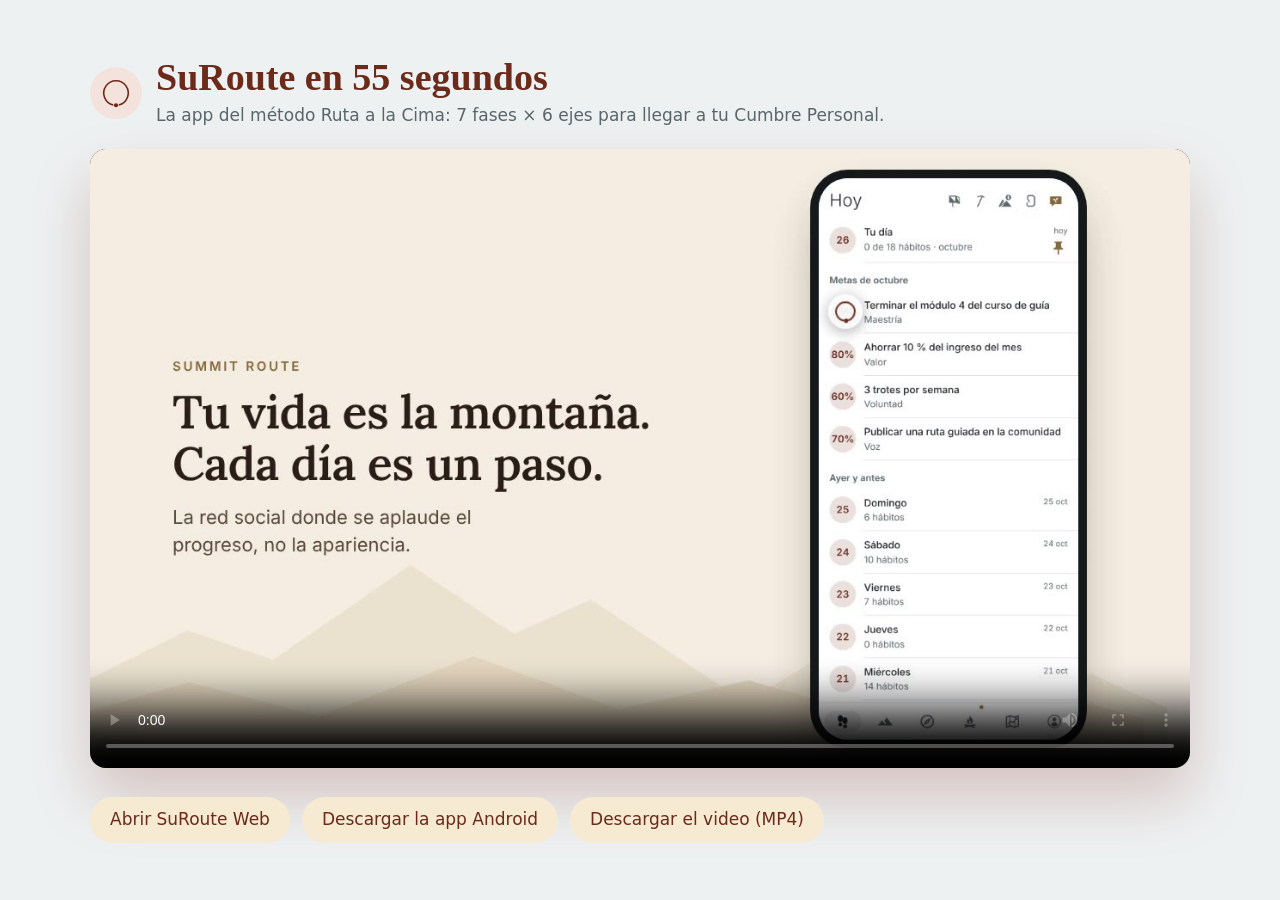
<file: video.html>
<!doctype html>
<html lang="es">
<head>
<meta charset="utf-8">
<meta name="viewport" content="width=device-width, initial-scale=1">
<title>SuRoute · Video de presentación</title>
<meta name="description" content="SuRoute, la app del método Ruta a la Cima, en 55 segundos.">
<link rel="icon" href="iconos/favicon.svg?v=9" type="image/svg+xml">
<link rel="alternate icon" href="iconos/favicon.png?v=9" type="image/png">
<style>
  :root { --fondo: #EEF1F2; --tinta: #1D2427; --suave: #5A666B; --burdeos: #6B2A1A; --oro: #86683A; --oro-suave: #F6EAD3; }
  @media (prefers-color-scheme: dark) { :root { --fondo: #17110D; --tinta: #F1E8DF; --suave: #BBA99C; --burdeos: #F0B3A1; --oro: #E0B566; --oro-suave: #3D3020; } }
  * { box-sizing: border-box; }
  body { margin: 0; min-height: 100vh; background: var(--fondo); color: var(--tinta); font: 17px/1.5 Roboto, system-ui, -apple-system, "Segoe UI", sans-serif;
    display: grid; place-items: center; padding: 32px 16px; }
  main { width: min(1100px, 100%); }
  header { display: flex; align-items: center; gap: 14px; margin-bottom: 20px; }
  header img { width: 52px; height: 52px; }
  h1 { font: 700 clamp(26px, 4vw, 38px)/1.1 "Roboto Serif", Georgia, serif; color: var(--burdeos); margin: 0; }
  p { color: var(--suave); margin: 4px 0 0; }
  video { width: 100%; aspect-ratio: 16 / 9; border-radius: 16px; background: #1B1310; box-shadow: 0 30px 60px rgb(122 36 24 / .22); }
  nav { display: flex; flex-wrap: wrap; gap: 12px; margin-top: 22px; }
  a { color: var(--burdeos); font-weight: 500; text-decoration: none; padding: 10px 20px; border-radius: 99px; background: var(--oro-suave); }
  a:focus-visible { outline: 2px solid var(--oro); outline-offset: 2px; }
</style>
</head>
<body>
<main>
  <header>
    <img src="iconos/simbolo.svg" alt="Símbolo de SuRoute">
    <div><h1>SuRoute en 55 segundos</h1><p>La app del método Ruta a la Cima: 7 fases × 6 ejes para llegar a tu Cumbre Personal.</p></div>
  </header>
  <video controls playsinline preload="metadata" poster="video/suroute_portada.jpg?v=4">
    <source src="video/suroute_presentacion.mp4?v=7" type="video/mp4">
    Tu navegador no puede reproducir el video. <a href="video/suroute_presentacion.mp4?v=7">Descárgalo aquí</a>.
  </video>
  <nav>
    <a href="./">Abrir SuRoute Web</a>
    <a href="https://github.com/PassBri/suroute/releases/tag/apk-reciente">Descargar la app Android</a>
    <a href="video/suroute_presentacion.mp4?v=7" download>Descargar el video (MP4)</a>
  </nav>
</main>
</body>
</html>
</file>
<file: legal.css>
/* Documentos legales de SuRoute: hoja de papel, legible en teléfono y con modo oscuro. */
:root { --fondo: #EEF1F2; --hoja: #FFFFFF; --tinta: #1D2427; --suave: #5A666B; --linea: #DCE2E4; --burdeos: #6B2A1A; --oro: #86683A; color-scheme: light; }
@media (prefers-color-scheme: dark) { :root { --fondo: #17110D; --hoja: #241B16; --tinta: #F1E8DF; --suave: #BBA99C; --linea: #3A2D25; --burdeos: #F0B3A1; --oro: #E0B566; color-scheme: dark; } }
* { box-sizing: border-box; }
html { scroll-behavior: smooth; }
body { margin: 0; background: var(--fondo); color: var(--tinta); font: 16px/1.65 system-ui, -apple-system, "Segoe UI", Roboto, sans-serif; }
main { max-width: 780px; margin: 0 auto; padding: 24px 16px 64px; }
nav.docs { display: flex; flex-wrap: wrap; gap: 6px; margin-bottom: 14px; }
nav.docs a { text-decoration: none; font-size: 13px; padding: 5px 11px; border-radius: 999px; border: 1px solid var(--linea); color: var(--suave); background: var(--hoja); }
nav.docs a[aria-current="page"] { background: var(--burdeos); border-color: var(--burdeos); color: var(--hoja); }
.hoja { background: var(--hoja); border: 1px solid var(--linea); border-radius: 18px; padding: clamp(20px, 5vw, 40px); box-shadow: 0 1px 2px rgba(60, 40, 20, .06), 0 8px 24px rgba(60, 40, 20, .06); }
header { display: flex; gap: 14px; align-items: center; margin-bottom: 18px; }
header img { width: 56px; height: 56px; flex: none; }
h1 { font-family: Georgia, "Times New Roman", serif; color: var(--burdeos); margin: 0; font-size: clamp(24px, 5vw, 32px); line-height: 1.2; }
h2 { color: var(--burdeos); font-size: 19px; margin: 30px 0 6px; scroll-margin-top: 12px; }
h3 { font-size: 16px; margin: 18px 0 4px; }
p, li { margin: 6px 0; }
ul, ol { padding-left: 22px; }
.suave { color: var(--suave); font-size: 14px; }
.caja { border-left: 3px solid var(--oro); background: color-mix(in srgb, var(--oro) 10%, transparent); padding: 10px 14px; border-radius: 8px; }
.pendiente { background: color-mix(in srgb, var(--oro) 25%, transparent); border-radius: 4px; padding: 0 4px; }
a { color: var(--burdeos); }
table { border-collapse: collapse; width: 100%; font-size: 15px; margin: 8px 0; }
th, td { text-align: left; vertical-align: top; padding: 8px 10px; border-bottom: 1px solid var(--linea); }
th { color: var(--suave); font-weight: 600; font-size: 13px; text-transform: uppercase; letter-spacing: .04em; }
.indice { columns: 2 220px; font-size: 15px; }
.indice li { break-inside: avoid; }
.tarjetas { display: grid; grid-template-columns: repeat(auto-fit, minmax(220px, 1fr)); gap: 12px; margin: 16px 0; }
.tarjetas a { display: block; text-decoration: none; color: var(--tinta); border: 1px solid var(--linea); border-radius: 14px; padding: 14px 16px; background: var(--hoja); }
.tarjetas a:hover { border-color: var(--oro); }
.tarjetas b { color: var(--burdeos); display: block; margin-bottom: 4px; font-family: Georgia, serif; font-size: 17px; }
.tarjetas span { color: var(--suave); font-size: 14px; }
footer { margin-top: 28px; padding-top: 14px; border-top: 1px solid var(--linea); }
@media (max-width: 560px) {
  table.resp, table.resp thead, table.resp tbody, table.resp tr, table.resp th, table.resp td { display: block; }
  table.resp thead { display: none; }
  table.resp td { border: 0; padding: 2px 0; }
  table.resp tr { border-bottom: 1px solid var(--linea); padding: 8px 0; }
  table.resp td:first-child { font-weight: 600; }
}
@media print { body { background: #fff; } nav.docs { display: none; } .hoja { border: 0; box-shadow: none; } }
</file>
<file: conoce.css>
/* SuRoute · página de presentación (conoce.html). Mismos tokens que la app web. */
:root {
  --fondo: #EEF1F2; --hoja: #FFFFFF; --hoja-2: #F7F9F9; --tinta: #1D2427; --tinta-suave: #5A666B;
  --linea: #DCE2E4; --burdeos: #6B2A1A; --burdeos-suave: #F3E3DC; --oro: #86683A; --oro-suave: #F6EAD3;
  --sobre-burdeos: #FFFFFF; --sombra: 24 38 48; --franja: #1B2A38;
  --font-titulo: "Roboto Serif", Georgia, serif;
  --font-texto: "Roboto", system-ui, -apple-system, "Segoe UI", sans-serif;
  --ancho: 1160px; --curva: cubic-bezier(.2, 0, 0, 1);
  color-scheme: light;
}
@media (prefers-color-scheme: dark) {
  :root:not([data-theme="light"]) {
    --fondo: #0A0E12; --hoja: #12181D; --hoja-2: #0E1418; --tinta: #E8EDEF; --tinta-suave: #98A6AD;
    --linea: #243039; --burdeos: #F0B3A1; --burdeos-suave: #3A2420; --oro: #C9AE84; --oro-suave: #2E2817;
    --sobre-burdeos: #2B1209; --sombra: 0 0 0; --franja: #070B10; color-scheme: dark;
  }
}
:root[data-theme="dark"] {
  --fondo: #0A0E12; --hoja: #12181D; --hoja-2: #0E1418; --tinta: #E8EDEF; --tinta-suave: #98A6AD;
  --linea: #243039; --burdeos: #F0B3A1; --burdeos-suave: #3A2420; --oro: #C9AE84; --oro-suave: #2E2817;
  --sobre-burdeos: #2B1209; --sombra: 0 0 0; --franja: #070B10; color-scheme: dark;
}

*, *::before, *::after { box-sizing: border-box; }
html { -webkit-tap-highlight-color: transparent; -webkit-text-size-adjust: 100%; scroll-behavior: smooth; scroll-padding-top: 80px; }
@media (prefers-reduced-motion: reduce) { html { scroll-behavior: auto; } }
body { margin: 0; background: var(--fondo); color: var(--tinta); font: 400 17px/1.6 var(--font-texto); overflow-x: clip; }
::selection { background: var(--oro-suave); color: var(--tinta); }
img { max-width: 100%; display: block; }
h1, h2, h3 { font-family: var(--font-titulo); font-weight: 700; line-height: 1.15; margin: 0 0 .5em; text-wrap: balance; letter-spacing: -.01em; }
h1 { font-size: clamp(2.3rem, 4.6vw, 3.6rem); }
h2 { font-size: clamp(1.9rem, 3.6vw, 2.8rem); }
h3 { font-size: 1.15rem; font-weight: 600; }
p { margin: 0 0 1em; text-wrap: pretty; }
.lead { font-size: clamp(1.08rem, 1.6vw, 1.25rem); color: var(--tinta-suave); max-width: 38em; }
a { color: var(--burdeos); text-underline-offset: 3px; }
:focus-visible { outline: 3px solid var(--oro); outline-offset: 3px; border-radius: 6px; }
.saltar { position: absolute; left: 12px; top: -60px; background: var(--hoja); padding: 10px 16px; border-radius: 10px; z-index: 50; }
.saltar:focus { top: 12px; }

/* Botones M3 */
.btn { display: inline-flex; align-items: center; justify-content: center; gap: 8px; min-height: 44px; padding: 0 20px; border-radius: 999px; font: 500 15px/1 var(--font-texto); text-decoration: none; white-space: nowrap; touch-action: manipulation; user-select: none; -webkit-user-select: none; transition: background .16s var(--curva), transform .12s var(--curva), box-shadow .16s var(--curva); }
.btn svg { width: 20px; height: 20px; fill: currentColor; }
.btn.lleno { background: var(--burdeos); color: var(--sobre-burdeos); }
.btn.tonal { background: var(--burdeos-suave); color: var(--burdeos); }
.btn.texto { color: var(--tinta); }
.btn.grande { min-height: 52px; padding: 0 28px; font-size: 16px; }
.btn:active { transform: scale(.97); }
@media (hover: hover) and (pointer: fine) {
  .btn.lleno:hover { box-shadow: 0 2px 8px rgb(var(--sombra) / .22); }
  .btn.tonal:hover, .btn.texto:hover { background: color-mix(in srgb, var(--burdeos) 14%, var(--hoja)); }
  .nav a:hover { color: var(--tinta); }
  .pie a:hover { color: var(--tinta); }
}

/* Barra superior */
.barra { position: sticky; top: 0; z-index: 20; display: flex; align-items: center; gap: 24px; padding: calc(10px + env(safe-area-inset-top, 0px)) max(20px, calc((100% - var(--ancho)) / 2)) 10px; background: transparent; border-bottom: 1px solid transparent; transition: background .2s var(--curva), border-color .2s var(--curva); }
.barra.con-fondo { background: color-mix(in srgb, var(--fondo) 94%, transparent); border-bottom-color: var(--linea); }
.marca { display: inline-flex; align-items: center; gap: 10px; color: var(--tinta); text-decoration: none; font: 600 21px/1 "Montserrat", var(--font-texto); letter-spacing: -.01em; }
.isotipo { width: 32px; height: 32px; color: var(--burdeos); }
.nav { display: flex; gap: 26px; margin-left: 12px; }
.nav a { color: var(--tinta-suave); text-decoration: none; font-weight: 500; font-size: 15px; }
.barra-acciones { margin-left: auto; display: flex; gap: 6px; }
@media (max-width: 900px) { .nav { display: none; } }
@media (max-width: 420px) { .barra-acciones .btn.texto { display: none; } }

section { padding: clamp(64px, 9vw, 120px) max(20px, calc((100% - var(--ancho)) / 2)); }

/* Portada */
.portada { display: grid; grid-template-columns: 1.05fr 1fr; gap: 48px; align-items: center; padding-top: clamp(32px, 6vw, 72px); min-height: min(820px, calc(100svh - 64px)); }
.portada h1 { color: var(--tinta); }
.acciones { display: flex; flex-wrap: wrap; gap: 12px; margin: 28px 0 14px; }
.nota { font-size: 14px; color: var(--tinta-suave); }
.portada-visual { position: relative; height: 560px; }
.cordillera { position: absolute; inset: auto -10% 0 -10%; width: 120%; height: 62%; fill: var(--burdeos-suave); -webkit-mask-image: linear-gradient(90deg, transparent, #000 18%, #000 82%, transparent); mask-image: linear-gradient(90deg, transparent, #000 18%, #000 82%, transparent); }
.cordillera .lejos { fill: color-mix(in srgb, var(--oro-suave) 80%, var(--hoja)); }
.telefono { margin: 0; width: 290px; aspect-ratio: 585 / 996; border-radius: 34px; padding: 8px; background: #11161A; box-shadow: 0 1px 2px rgb(var(--sombra) / .18), 0 24px 48px -12px rgb(var(--sombra) / .32); overflow: hidden; flex: none; }
.telefono img { width: 100%; height: 100%; object-fit: cover; object-position: top; border-radius: 27px; background: var(--hoja); }
.portada-visual .telefono { position: absolute; }
.t-uno { left: 8%; top: 0; transform: rotate(-4deg); z-index: 2; }
.t-dos { right: 2%; top: 90px; transform: rotate(5deg); }

/* Bloques de funciones */
.bloque { display: grid; grid-template-columns: 1fr auto; gap: clamp(32px, 7vw, 96px); align-items: center; }
.bloque + .bloque { padding-top: 0; }
.bloque.invertido { grid-template-columns: auto 1fr; }
.bloque.invertido .telefono { order: -1; }
.bloque-texto { max-width: 520px; }
.bloque .telefono { width: 320px; justify-self: center; }
.bloque-texto p { color: var(--tinta-suave); font-size: 1.08rem; }
.lista-check { list-style: none; padding: 0; margin: 20px 0 0; display: grid; gap: 10px; }
.lista-check li { position: relative; padding-left: 30px; }
.lista-check li::before { content: ""; position: absolute; left: 0; top: .32em; width: 18px; height: 18px; border-radius: 50%; background: var(--oro-suave) url("data:image/svg+xml,%3Csvg xmlns='http://www.w3.org/2000/svg' viewBox='0 0 24 24'%3E%3Cpath d='M9 16.2 4.8 12l-1.4 1.4L9 19 21 7l-1.4-1.4z' fill='%2386683A'/%3E%3C/svg%3E") center / 13px no-repeat; }

/* Tu vida en años */
.vida { display: grid; grid-template-columns: 1fr 1.15fr; gap: clamp(32px, 6vw, 80px); align-items: center; background: var(--hoja); border-block: 1px solid var(--linea); }
.vida-texto p { color: var(--tinta-suave); }
.vida-ley { display: flex; flex-wrap: wrap; gap: 8px 18px; margin-top: 18px; font-size: 14px; color: var(--tinta-suave); }
.vida-ley span { display: inline-flex; align-items: center; gap: 8px; }
.vida-ley .m { width: 20px; height: 20px; display: inline-block; }
.vida-ley svg { width: 100%; height: 100%; }
.vida-ley path { fill: none; stroke: currentColor; stroke-width: 9; }
.vida-ley circle { fill: currentColor; }
.vida-ley .meta circle { fill: var(--burdeos); }
.vida-grilla { display: grid; grid-template-columns: repeat(10, minmax(0, 1fr)); max-width: 540px; width: 100%; justify-self: center; gap: clamp(4px, 1vw, 10px); }
.vida-grilla .m { position: relative; aspect-ratio: 1; }
.vida-grilla svg { width: 100%; height: 100%; overflow: visible; }
.vida-grilla path { fill: none; stroke-width: 6; }
.vida-grilla .vivido path { stroke: var(--tinta); }
.vida-grilla .vivido circle { fill: var(--tinta); }
.vida-grilla .actual path { stroke: var(--oro); stroke-width: 9; }
.vida-grilla .actual circle { fill: var(--oro); }
.vida-grilla .futuro path { stroke: var(--linea); }
.vida-grilla .futuro circle { fill: var(--linea); }
.vida-grilla .futuro.meta circle { fill: var(--burdeos); }
.vida-grilla b { position: absolute; inset: 0; display: grid; place-items: center; font: 700 clamp(9px, 1.2vw, 13px)/1 var(--font-texto); color: var(--oro); padding-bottom: 6%; font-variant-numeric: tabular-nums; }
.vida-ley .vivido { color: var(--tinta); }
.vida-ley .actual { color: var(--oro); }
.vida-ley .futuro { color: color-mix(in srgb, var(--linea) 70%, var(--tinta-suave)); }

/* Privada por diseño */
.privada { text-align: center; }
.privada .lead { margin-inline: auto; }
.privada-grilla { display: grid; grid-template-columns: repeat(4, 1fr); gap: 0; margin: 44px 0 32px; text-align: left; border-top: 1px solid var(--linea); }
.privada-grilla > div { padding: 26px 24px 8px 0; }
.privada-grilla > div + div { padding-left: 24px; border-left: 1px solid var(--linea); }
.privada-grilla p { color: var(--tinta-suave); font-size: 15.5px; }
.enlace { font-weight: 500; }

/* Lo que nos hace distintos */
.distinto { background: var(--franja); color: #E8EDEF; }
.distinto h2 { color: #fff; }
.distinto-lista { list-style: none; counter-reset: d; padding: 0; margin: 36px 0 0; display: grid; grid-template-columns: repeat(2, 1fr); gap: 32px 56px; }
.distinto-lista li { counter-increment: d; position: relative; padding-left: 56px; color: #B9C6CC; }
.distinto-lista li::before { content: counter(d, decimal-leading-zero); position: absolute; left: 0; top: -2px; font: 600 1.3rem/1.2 var(--font-titulo); color: #C9AE84; font-variant-numeric: tabular-nums; }
.distinto-lista b { display: block; color: #fff; font-weight: 500; font-size: 1.1rem; margin-bottom: 4px; }

/* El símbolo */
.simbolo { display: grid; grid-template-columns: .8fr 1.2fr; gap: clamp(32px, 7vw, 96px); align-items: start; }
.simbolo-visual { position: sticky; top: 110px; aspect-ratio: 1; display: grid; place-items: center; background: var(--hoja); border: 1px solid var(--linea); border-radius: 28px; color: var(--tinta); }
.simbolo-visual svg { width: 62%; }
.simbolo-visual .sur { fill: var(--burdeos); }
.simbolo-lista { margin: 28px 0 0; }
.simbolo-lista dt { font: 600 1.12rem/1.3 var(--font-titulo); margin-top: 22px; }
.simbolo-lista dd { margin: 6px 0 0; color: var(--tinta-suave); }
.simbolo-cierre { margin-top: 28px; padding-top: 20px; border-top: 1px solid var(--linea); font: 500 1.15rem/1.5 var(--font-titulo); }
.simbolo-usos { display: flex; flex-wrap: wrap; gap: 12px; margin-top: 28px; }
.uso { display: grid; justify-items: center; gap: 8px; font-size: 13px; color: var(--tinta-suave); }
.uso .m { width: 64px; height: 64px; border-radius: 16px; background: var(--fondo); position: relative; }
.uso .m::before { content: ""; position: absolute; inset: 14px; border-radius: 50%; border: 3px solid var(--c); -webkit-mask: conic-gradient(from 167deg, transparent 0 26deg, #000 26deg); mask: conic-gradient(from 167deg, transparent 0 26deg, #000 26deg); }
.uso .m::after { content: ""; position: absolute; left: 50%; bottom: 13px; width: 7px; height: 7px; margin-left: -3.5px; border-radius: 50%; background: var(--c); }
.u-tinta { --c: #1D2427; } .u-tinta .m { background: #fff; border: 1px solid var(--linea); }
.u-burdeos { --c: #fff; } .u-burdeos .m { background: #6B2A1A; }
.u-oro { --c: #fff; } .u-oro .m { background: #86683A; }
.u-noche { --c: #C9AE84; } .u-noche .m { background: #0A0E12; }
.u-icono { --c: #6B2A1A; } .u-icono .m { background: #F6EAD3; border-radius: 50%; }

/* Cierre y pie */
.cierre { text-align: center; }
.cierre .lead { margin-inline: auto; }
.cierre .acciones { justify-content: center; }
.pie { padding: 56px max(20px, calc((100% - var(--ancho)) / 2)) calc(32px + env(safe-area-inset-bottom, 0px)); border-top: 1px solid var(--linea); background: var(--hoja-2); display: grid; grid-template-columns: 1fr 1.6fr; gap: 40px; }
.pie-marca p { color: var(--tinta-suave); font-size: 14.5px; max-width: 28em; margin-top: 14px; }
.pie-cols { display: grid; grid-template-columns: repeat(3, 1fr); gap: 24px; }
.pie-cols h3 { font: 600 13px/1 var(--font-texto); text-transform: uppercase; letter-spacing: .08em; color: var(--tinta-suave); margin-bottom: 14px; }
.pie-cols a { display: block; padding: 6px 0; color: var(--tinta); text-decoration: none; font-size: 15px; }
.pie-legal { grid-column: 1 / -1; font-size: 13px; color: var(--tinta-suave); margin: 0; padding-top: 20px; border-top: 1px solid var(--linea); }
@media (prefers-color-scheme: dark) { :root:not([data-theme="light"]) .logo-claro { filter: invert(1) hue-rotate(180deg); } }
:root[data-theme="dark"] .logo-claro { filter: invert(1) hue-rotate(180deg); }

/* Aparición suave */
.aparece { opacity: 0; transform: translateY(18px); transition: opacity .6s var(--curva), transform .6s var(--curva); }
.aparece.visto { opacity: 1; transform: none; }

/* Teléfono y tableta */
@media (max-width: 900px) {
  .portada, .vida, .simbolo { grid-template-columns: 1fr; }
  .portada { min-height: 0; text-align: left; }
  .portada-visual { height: 470px; max-width: 480px; width: 100%; margin: 0 auto; }
  .portada-visual .telefono { width: 230px; }
  .bloque, .bloque.invertido { grid-template-columns: 1fr; }
  .bloque.invertido .telefono { order: 0; }
  .bloque .telefono { width: min(300px, 100%); }
  .privada-grilla { grid-template-columns: repeat(2, 1fr); }
  .privada-grilla > div:nth-child(3) { padding-left: 0; border-left: 0; }
  .distinto-lista { grid-template-columns: 1fr; }
  .simbolo-visual { position: static; max-width: 280px; }
  .pie { grid-template-columns: 1fr; }
}
@media (max-width: 560px) {
  body { font-size: 16px; }
  .acciones .btn { flex: 1 1 100%; }
  .privada-grilla { grid-template-columns: 1fr; }
  .privada-grilla > div, .privada-grilla > div + div { padding: 20px 0 4px; border-left: 0; border-top: 1px solid var(--linea); }
  .privada-grilla > div:first-child { border-top: 0; }
  .pie-cols { grid-template-columns: 1fr 1fr; }
  .portada-visual { height: 400px; }
  .portada-visual .telefono { width: 190px; }
}

/* Video de presentación */
.video { text-align: center; padding-top: 0; }
.video video { width: min(100%, 960px); height: auto; aspect-ratio: 16 / 9; border-radius: 28px; background: #F4EDE1; box-shadow: 0 1px 2px rgb(var(--sombra) / .14), 0 24px 48px -16px rgb(var(--sombra) / .3); }

/* Video vertical de 20 s dentro de un teléfono, como en las apps de videos cortos */
.video-corto { display: flex; gap: 56px; align-items: center; justify-content: center; margin: 64px auto 0; max-width: 980px; text-align: left; }
.video-corto-texto { max-width: 420px; }
.video-corto-texto h3 { font: 700 32px/1.15 var(--font-titulo); margin: 0 0 12px; }
.video-corto-texto p { margin: 0 0 12px; color: var(--tinta-suave); line-height: 1.55; }
.cel { margin: 0; flex: none; text-align: left; width: 340px; aspect-ratio: 9 / 19.2; padding: 12px; border-radius: 54px; background: #0B0F14;
  box-shadow: inset 0 0 0 2px #2A3138, 0 2px 4px rgb(var(--sombra) / .2), 0 40px 70px -24px rgb(var(--sombra) / .45); position: relative; }
.cel::before, .cel::after { content: ""; position: absolute; right: -3px; width: 3px; border-radius: 0 2px 2px 0; background: #1C232A; }
.cel::before { top: 110px; height: 64px; } .cel::after { top: 190px; height: 40px; }
.cel-pantalla { position: relative; width: 100%; height: 100%; border-radius: 42px; overflow: hidden; background: #000; }
.cel-pantalla video { position: absolute; inset: 0; width: 100%; height: 100%; object-fit: cover; cursor: pointer; }
.cel-isla { position: absolute; top: 10px; left: 50%; width: 96px; height: 26px; margin-left: -48px; border-radius: 20px; background: #000; z-index: 3; }
.cel-ui { position: absolute; inset: 0; pointer-events: none; color: #fff; z-index: 2;
  background: linear-gradient(to bottom, rgb(0 0 0 / .22), transparent 9%), linear-gradient(to right, transparent 74%, rgb(0 0 0 / .22)), linear-gradient(to bottom, transparent 62%, rgb(0 0 0 / .45) 78%, rgb(0 0 0 / .72) 94%); }
.cel-ui svg { filter: drop-shadow(0 1px 3px rgb(0 0 0 / .6)); }
.cel-top { display: none; position: absolute; top: 40px; left: 0; right: 0; display: flex; justify-content: center; gap: 18px; font: 500 14px/1 var(--font-texto); }
.cel-top span { opacity: .75; } .cel-top b { font-weight: 700; border-bottom: 2px solid #fff; padding-bottom: 5px; }
.cel-acciones { position: absolute; right: 8px; bottom: 150px; display: grid; gap: 14px; justify-items: center; }
.cel-acciones > span { display: grid; justify-items: center; gap: 2px; }
.cel-acciones svg { width: 30px; height: 30px; fill: #fff; }
.cel-acciones .cel-imp { width: 38px; height: 38px; fill: none; color: #9EC1D6; }
.cel-acciones small { font: 600 11px/1 var(--font-texto); text-shadow: 0 1px 2px rgb(0 0 0 / .6); }
.cel-av svg { width: 42px; height: 42px; border-radius: 50%; box-shadow: 0 0 0 2px #fff; }
.cel-pie { position: absolute; left: 14px; right: 64px; bottom: 72px; text-shadow: 0 1px 3px rgb(0 0 0 / .6); }
.cel-pie b { font: 700 14px/1 var(--font-texto); }
.cel-pie p { margin: 6px 0 8px; font: 400 13px/1.35 var(--font-texto); color: #fff; }
.cel-musica { display: flex; align-items: center; gap: 6px; font: 500 12px/1 var(--font-texto); overflow: hidden; }
.cel-musica svg { width: 14px; height: 14px; fill: #fff; flex: none; }
.cel-musica > span { overflow: hidden; white-space: nowrap; mask-image: linear-gradient(to right, transparent, #000 10%, #000 85%, transparent); }
.cel-musica i { display: inline-block; font-style: normal; animation: cel-cinta 9s linear infinite; }
@keyframes cel-cinta { from { transform: translateX(0); } to { transform: translateX(-50%); } }
.cel-sonido { position: absolute; top: 12px; left: 18px; width: 32px; height: 32px; padding: 0; justify-content: center; z-index: 4; display: flex; align-items: center; gap: 6px; height: 34px; padding: 0 12px 0 8px;
  border-radius: 17px; border: 0; background: rgb(0 0 0 / .5); color: #fff; font: 500 12px/1 var(--font-texto); cursor: pointer; -webkit-tap-highlight-color: transparent; }
.cel-sonido svg { width: 18px; height: 18px; fill: currentColor; }
.cel-sonido span { position: absolute; width: 1px; height: 1px; overflow: hidden; clip: rect(0 0 0 0); }
@media (hover: hover) and (pointer: fine) { .cel-sonido:hover { background: rgb(0 0 0 / .68); } }
.cel-sonido:focus-visible { outline: 2px solid #fff; outline-offset: 2px; }
@media (max-width: 760px) { .video-corto { flex-direction: column; gap: 28px; text-align: center; } .cel { width: min(82vw, 330px); } }
@media (prefers-reduced-motion: reduce) { .cel-musica i { animation: none; } }
.cel-nav { position: absolute; left: 0; right: 0; bottom: 0; height: 56px; padding-bottom: 6px; display: flex; justify-content: space-around; align-items: center; background: linear-gradient(to bottom, rgb(0 0 0 / .25), rgb(0 0 0 / .6)); z-index: 3; }
.cel-nav::after { content: ""; position: absolute; bottom: 5px; left: 50%; width: 110px; height: 4px; margin-left: -55px; border-radius: 2px; background: rgb(255 255 255 / .85); }
.cel-nav svg { width: 22px; height: 22px; fill: #fff; opacity: .9; }
.cel-nav .mas { width: 40px; height: 26px; border-radius: 8px; background: #fff; display: grid; place-items: center; box-shadow: -3px 0 0 #9EC1D6, 3px 0 0 #F0B3A1; }
.cel-nav .mas svg { width: 18px; height: 18px; fill: #000; opacity: 1; }
</file>
